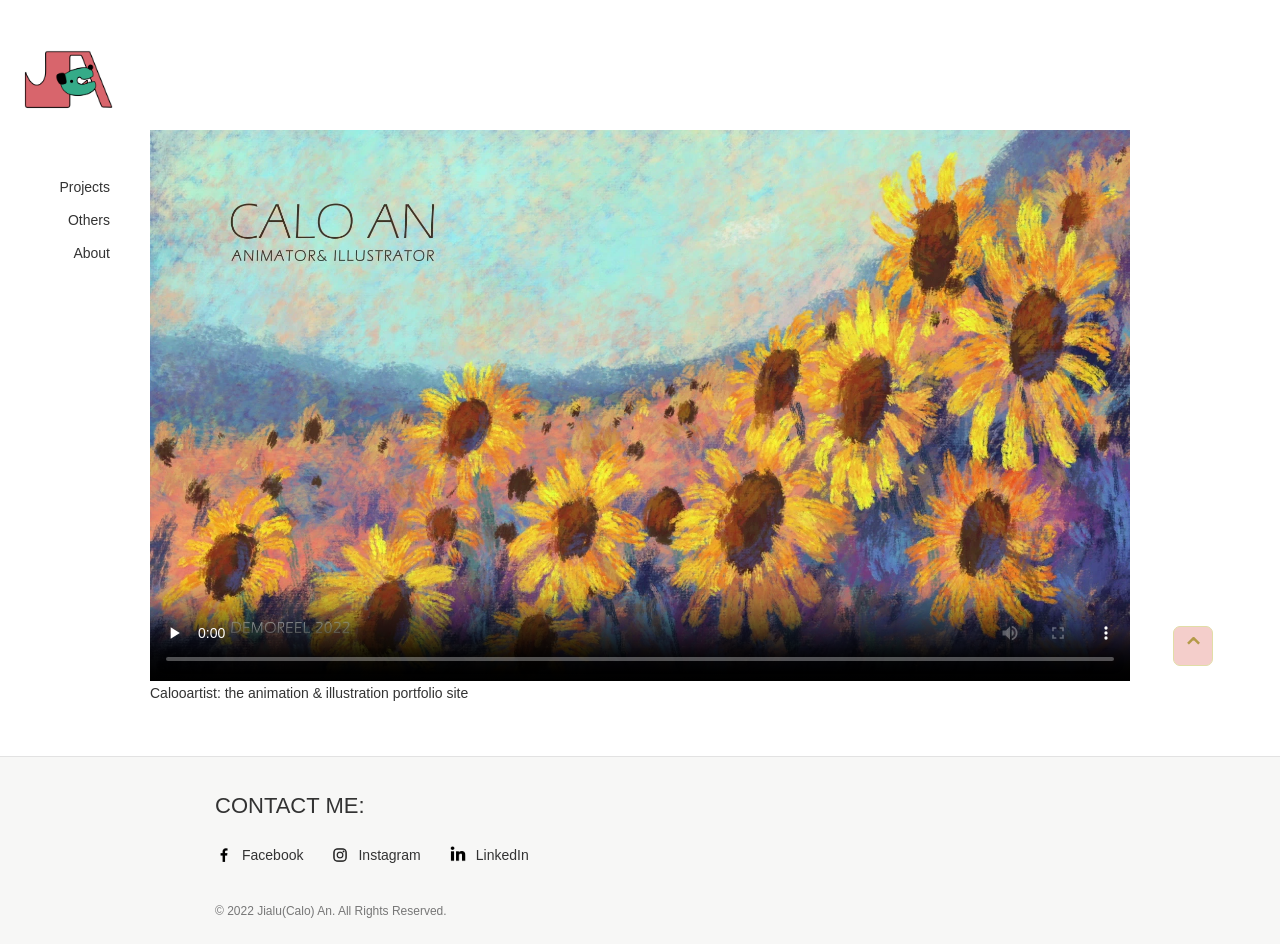
<file: index.html>
<!doctype html>
<html lang="en"><head><meta charset="utf-8"><meta name="viewport" content="width=device-width, initial-scale=1"><title>Calo An — Animator &amp; Illustrator</title><meta name="description" content="The animation and illustration portfolio of Calo (Jialu) An."><link rel="icon" href="./assets/015647_2101d35818694599838579247af995f4~mv2.webp" type="image/webp"><link rel="stylesheet" href="./styles.css"><script src="./site.js" defer></script><meta property="og:title" content="Calo An — Animator &amp; Illustrator"><meta property="og:type" content="website"></head><body class="page-home"><a class="skip" href="#main">Skip to content</a><header class="sidebar"><a class="logo" href="./" aria-label="Calooartist home"><img src="./assets/015647_2101d35818694599838579247af995f4~mv2.webp" alt="Calo An hand-drawn logo" width="113" height="91"></a><nav aria-label="Main navigation"><a href="./projects/" >Projects</a><a href="./others/" >Others</a><a href="./about-1/" >About</a></nav></header><main id="main" class="site-main"><div class="group"><div class="group"><div class="section"><figure class="film"><video controls playsinline preload="none" poster="./assets/015647_e7f9916ea19a44c9a693b7fc3bf555bdf000.webp" aria-label="Demoreel 2022"><source src="./assets/015647_e7f9916ea19a44c9a693b7fc3bf555bd.mp4" type="video/mp4">Your browser does not support this video. <a href="./assets/015647_e7f9916ea19a44c9a693b7fc3bf555bd.mp4">Download video</a></video><figcaption>Demoreel 2022</figcaption></figure><div class="text"><p style="font-size:15px;">Calooartist: the animation &amp; illustration portfolio site</p></div></div></div></div></main><footer><div class="footer-inner"><h2>CONTACT ME:</h2><div class="socials"><a href="https://www.facebook.com/calo.an.7370" target="_blank" rel="noopener noreferrer"><img src="./assets/0fdef751204647a3bbd7eaa2827ed4f9.webp" width="18" height="18" alt="">Facebook</a><a href="https://www.instagram.com/calooan13/?hl=en" target="_blank" rel="noopener noreferrer"><img src="./assets/01c3aff52f2a4dffa526d7a9843d46ea.webp" width="18" height="18" alt="">Instagram</a><a href="https://www.linkedin.com/in/jialu-an-237a7b201/" target="_blank" rel="noopener noreferrer"><img src="./assets/11062b_72c275822d4344358ee379f14e7e115f~mv2.webp" width="18" height="18" alt="">LinkedIn</a></div><p>© 2022 Jialu(Calo) An. All Rights Reserved.</p></div></footer><a class="back-top" href="#main" aria-label="Back to top">⌃</a><dialog class="lightbox" aria-label="Artwork viewer"><button class="lightbox-close" type="button" aria-label="Close artwork viewer">×</button><button class="lightbox-prev" type="button" aria-label="Previous artwork">‹</button><figure><img alt=""><figcaption aria-live="polite"></figcaption></figure><button class="lightbox-next" type="button" aria-label="Next artwork">›</button></dialog></body></html>
</file>
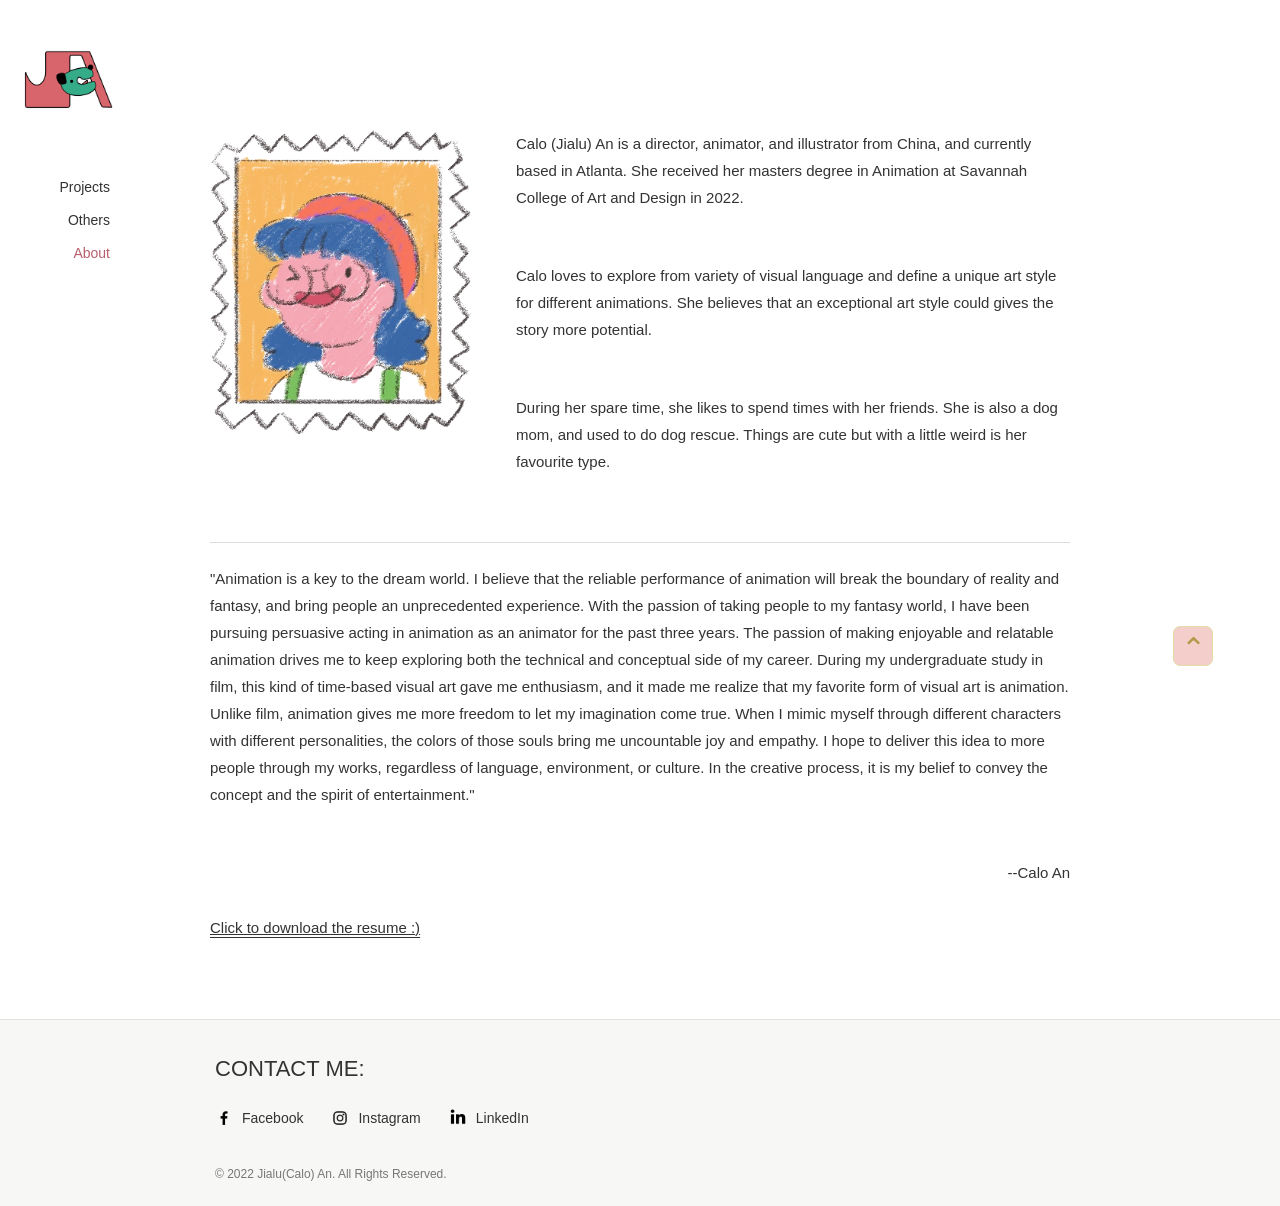
<file: about-1/index.html>
<!doctype html>
<html lang="en"><head><meta charset="utf-8"><meta name="viewport" content="width=device-width, initial-scale=1"><title>About | Calooartist</title><meta name="description" content="About — animation and illustration by Calo (Jialu) An."><link rel="icon" href="../assets/015647_2101d35818694599838579247af995f4~mv2.webp" type="image/webp"><link rel="stylesheet" href="../styles.css"><script src="../site.js" defer></script><meta property="og:title" content="About"><meta property="og:type" content="website"></head><body class="page-about-1"><a class="skip" href="#main">Skip to content</a><header class="sidebar"><a class="logo" href="../" aria-label="Calooartist home"><img src="../assets/015647_2101d35818694599838579247af995f4~mv2.webp" alt="Calo An hand-drawn logo" width="113" height="91"></a><nav aria-label="Main navigation"><a href="../projects/" >Projects</a><a href="../others/" >Others</a><a href="../about-1/" aria-current="page">About</a></nav></header><main id="main" class="site-main"><div class="group"><div class="group"><div class="section"><button class="artwork half" type="button" data-zoom="../assets/015647_a1145f8cb3bd4118b90d822a481463f8~mv2.webp" aria-label="Enlarge 组 3.png"><img src="../assets/015647_a1145f8cb3bd4118b90d822a481463f8~mv2.webp" alt="组 3.png" width="342" height="398" loading="lazy" decoding="async"></button><div class="text"><p style="line-height:normal; font-size:15px;">Calo (Jialu) An is a director, animator, and illustrator from China, and currently based in Atlanta. She received her masters degree in Animation at Savannah College of Art and Design in 2022.  </p>

<p style="line-height:normal; font-size:15px;"><span>​</span></p>

<p style="line-height:normal; font-size:15px;">Calo loves to explore from variety of visual language and define a unique art style for different animations. She believes that an exceptional art style could gives the story more potential.</p>

<p style="font-size:15px;"><span>​</span></p>

<p style="font-size:15px;">During her spare time, she likes to spend times with her friends. She is also a dog mom, and used to do dog rescue. Things are cute but with a little weird is her favourite type.</p>

<p style="font-size:15px;"><span>​</span></p></div><div class="text"><p style="line-height:normal; font-size:15px;"><span style="letter-spacing:normal;">&quot;Animation is a key to the dream world. I believe that the reliable performance of animation will break the boundary of reality and fantasy, and bring people an unprecedented experience. With the passion of taking people to my fantasy world, I have been pursuing persuasive acting in animation as an animator for the past three years. The passion of making enjoyable and relatable animation drives me to keep exploring both the technical and conceptual side of my career. During my undergraduate study in film, this kind of time-based visual art gave me enthusiasm, and it made me realize that my favorite form of visual art is animation. Unlike film, animation gives me more freedom to let my imagination come true. When I mimic myself through different characters with different personalities, the colors of those souls bring me uncountable joy and empathy. I hope to deliver this idea to more people through my works, regardless of language, environment, or culture. In the creative process, it is my belief to convey the concept and the spirit of entertainment.&quot;</span></p>

<p style="line-height:normal; font-size:15px;"><span style="letter-spacing:normal;"><span>​</span></span></p>

<p style="text-align:right; font-size:15px;">--Calo An</p></div><div class="text"><p style="line-height:normal; font-size:15px;"><span style="text-decoration:underline;"><a href="../assets/015647_97880ba8fee04ce09eab6bf70b9655ce.pdf" target="_blank" rel="noopener noreferrer">Click to download the resume :)</a></span></p></div></div></div></div></main><footer><div class="footer-inner"><h2>CONTACT ME:</h2><div class="socials"><a href="https://www.facebook.com/calo.an.7370" target="_blank" rel="noopener noreferrer"><img src="../assets/0fdef751204647a3bbd7eaa2827ed4f9.webp" width="18" height="18" alt="">Facebook</a><a href="https://www.instagram.com/calooan13/?hl=en" target="_blank" rel="noopener noreferrer"><img src="../assets/01c3aff52f2a4dffa526d7a9843d46ea.webp" width="18" height="18" alt="">Instagram</a><a href="https://www.linkedin.com/in/jialu-an-237a7b201/" target="_blank" rel="noopener noreferrer"><img src="../assets/11062b_72c275822d4344358ee379f14e7e115f~mv2.webp" width="18" height="18" alt="">LinkedIn</a></div><p>© 2022 Jialu(Calo) An. All Rights Reserved.</p></div></footer><a class="back-top" href="#main" aria-label="Back to top">⌃</a><dialog class="lightbox" aria-label="Artwork viewer"><button class="lightbox-close" type="button" aria-label="Close artwork viewer">×</button><button class="lightbox-prev" type="button" aria-label="Previous artwork">‹</button><figure><img alt=""><figcaption aria-live="polite"></figcaption></figure><button class="lightbox-next" type="button" aria-label="Next artwork">›</button></dialog></body></html>
</file>
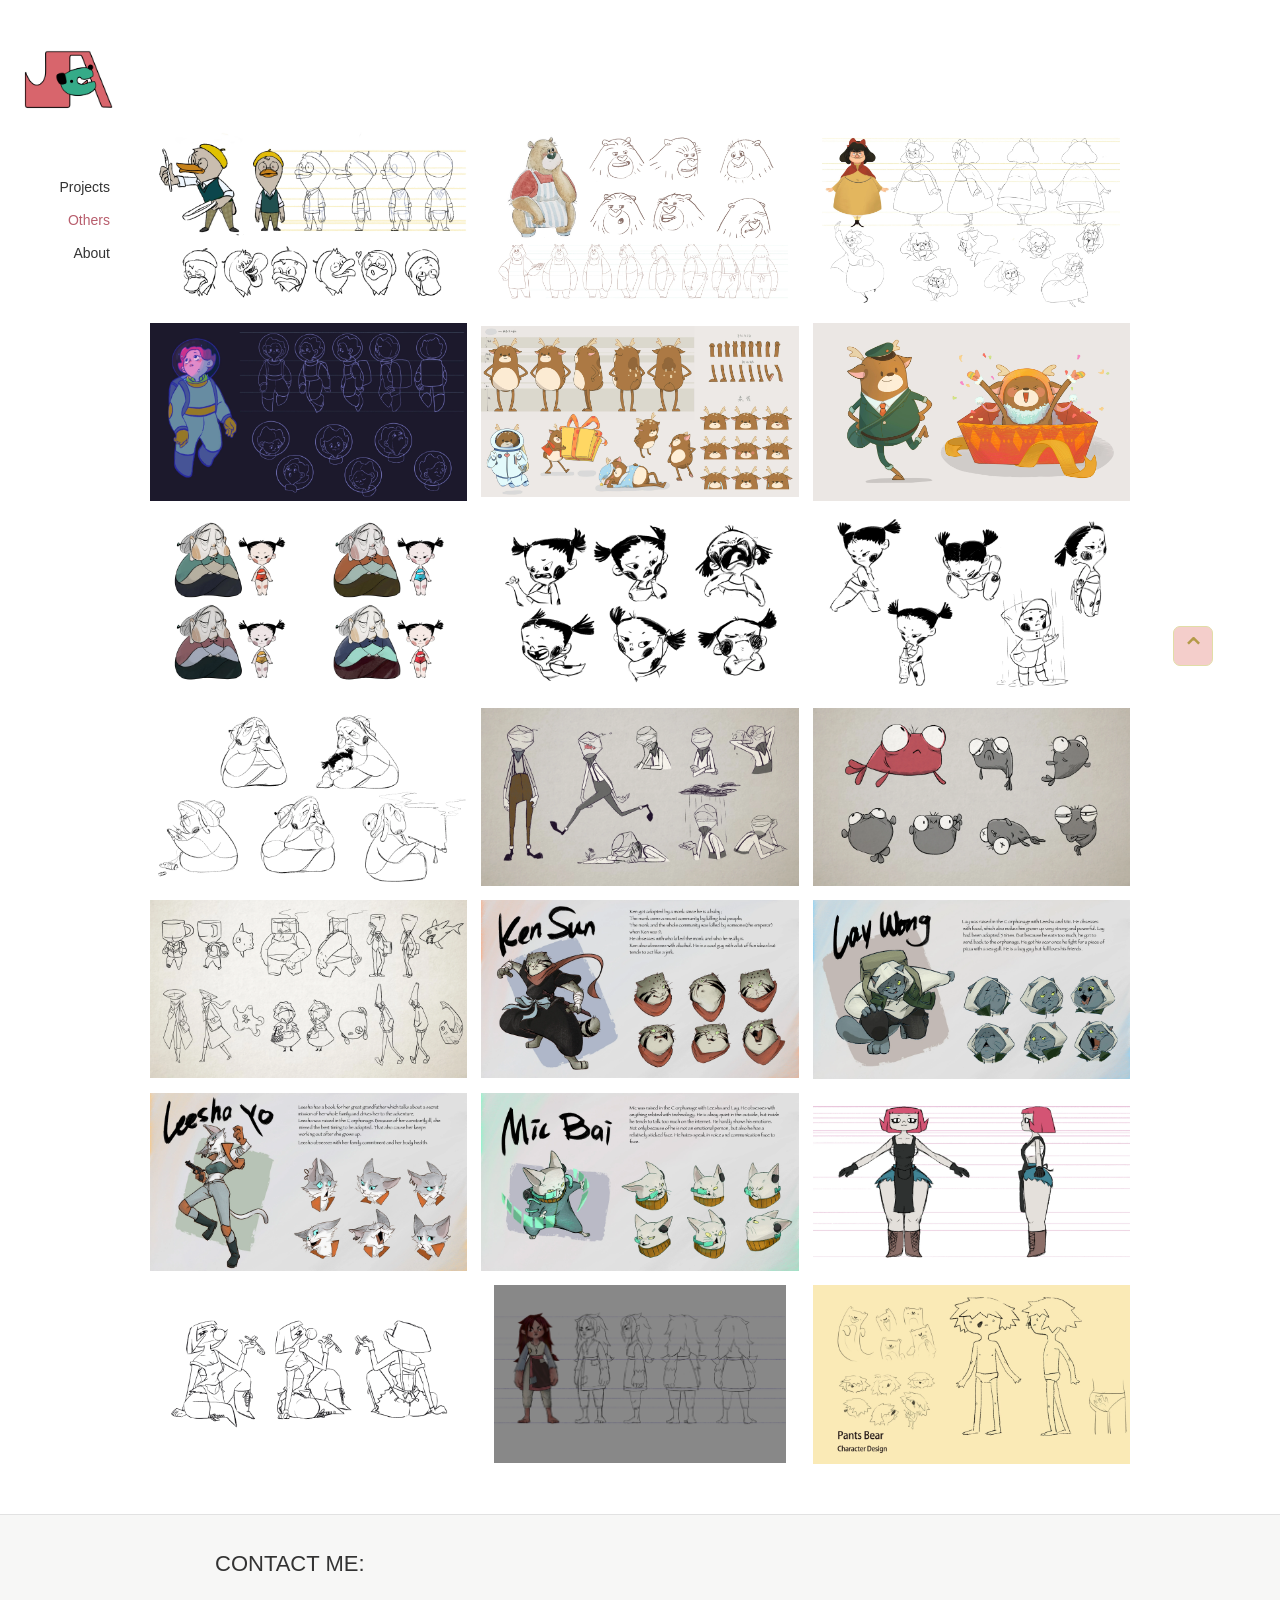
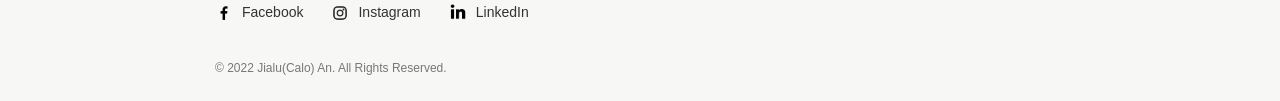
<file: character-design/index.html>
<!doctype html>
<html lang="en"><head><meta charset="utf-8"><meta name="viewport" content="width=device-width, initial-scale=1"><title>Character Design | Calooartist</title><meta name="description" content="Character Design — animation and illustration by Calo (Jialu) An."><link rel="icon" href="../assets/015647_2101d35818694599838579247af995f4~mv2.webp" type="image/webp"><link rel="stylesheet" href="../styles.css"><script src="../site.js" defer></script><meta property="og:title" content="Character Design"><meta property="og:type" content="website"></head><body class="page-character-design"><a class="skip" href="#main">Skip to content</a><header class="sidebar"><a class="logo" href="../" aria-label="Calooartist home"><img src="../assets/015647_2101d35818694599838579247af995f4~mv2.webp" alt="Calo An hand-drawn logo" width="113" height="91"></a><nav aria-label="Main navigation"><a href="../projects/" >Projects</a><a href="../others/" aria-current="page">Others</a><a href="../about-1/" >About</a></nav></header><main id="main" class="site-main"><h1 class="sr-only">Character Design</h1><div class="group"><div class="group"><div class="section"><div class="gallery"><button class="artwork " type="button" data-zoom="../assets/015647_18845e0735444619bdf025bc61549994~mv2.webp" aria-label="Enlarge yaoshunyu"><img src="../assets/015647_18845e0735444619bdf025bc61549994~mv2.webp" alt="yaoshunyu" width="1920" height="1080" loading="lazy" decoding="async"></button><button class="artwork " type="button" data-zoom="../assets/015647_76e650ca97a149f39b3bc7c46e6f5c85~mv2.webp" aria-label="Enlarge 未命名作品 7的副本"><img src="../assets/015647_76e650ca97a149f39b3bc7c46e6f5c85~mv2.webp" alt="未命名作品 7的副本" width="2224" height="1338" loading="lazy" decoding="async"></button><button class="artwork " type="button" data-zoom="../assets/015647_d65fad6b73664339a94febbd17d198aa~mv2.webp" aria-label="Enlarge 未命名作品 2的副本"><img src="../assets/015647_d65fad6b73664339a94febbd17d198aa~mv2.webp" alt="未命名作品 2的副本" width="2224" height="1332" loading="lazy" decoding="async"></button><button class="artwork " type="button" data-zoom="../assets/015647_d45baa8829f9490287b2f34f3fdb24e5~mv2.webp" aria-label="Enlarge 未命名作品 8"><img src="../assets/015647_d45baa8829f9490287b2f34f3fdb24e5~mv2.webp" alt="未命名作品 8" width="1920" height="1080" loading="lazy" decoding="async"></button><button class="artwork " type="button" data-zoom="../assets/015647_5a95c4e9abb04ed6941dbe54a4b57238~mv2.webp" aria-label="Enlarge deer2，"><img src="../assets/015647_5a95c4e9abb04ed6941dbe54a4b57238~mv2.webp" alt="deer2，" width="4000" height="2160" loading="lazy" decoding="async"></button><button class="artwork " type="button" data-zoom="../assets/015647_23ecf0b660b54eae806f7a0a7b40d4d4~mv2.webp" aria-label="Enlarge artwork"><img src="../assets/015647_23ecf0b660b54eae806f7a0a7b40d4d4~mv2.webp" alt="" width="3840" height="2160" loading="lazy" decoding="async"></button><button class="artwork " type="button" data-zoom="../assets/015647_9f7232fc3067477c805ab7837647490d~mv2.webp" aria-label="Enlarge ColorVariation_CaloAn"><img src="../assets/015647_9f7232fc3067477c805ab7837647490d~mv2.webp" alt="ColorVariation_CaloAn" width="1920" height="1080" loading="lazy" decoding="async"></button><button class="artwork " type="button" data-zoom="../assets/015647_3fe1adeb1a5f4f9cb407567f427de364~mv2.webp" aria-label="Enlarge RainExpression_CaloAn"><img src="../assets/015647_3fe1adeb1a5f4f9cb407567f427de364~mv2.webp" alt="RainExpression_CaloAn" width="1920" height="1080" loading="lazy" decoding="async"></button><button class="artwork " type="button" data-zoom="../assets/015647_889cec5a93bb495a9e2df6eeaed94238~mv2.webp" aria-label="Enlarge artwork"><img src="../assets/015647_889cec5a93bb495a9e2df6eeaed94238~mv2.webp" alt="" width="1920" height="1080" loading="lazy" decoding="async"></button><button class="artwork " type="button" data-zoom="../assets/015647_c0cb5216afe644abb4be35ae1dc09a04~mv2.webp" aria-label="Enlarge artwork"><img src="../assets/015647_c0cb5216afe644abb4be35ae1dc09a04~mv2.webp" alt="" width="1920" height="1080" loading="lazy" decoding="async"></button><button class="artwork " type="button" data-zoom="../assets/015647_c158760f738f41bf84398ec134100d59~mv2.webp" aria-label="Enlarge artwork"><img src="../assets/015647_c158760f738f41bf84398ec134100d59~mv2.webp" alt="" width="1920" height="1080" loading="lazy" decoding="async"></button><button class="artwork " type="button" data-zoom="../assets/015647_e07fbba7f6f9455cb1f2cb7e11f1df72~mv2.webp" aria-label="Enlarge artwork"><img src="../assets/015647_e07fbba7f6f9455cb1f2cb7e11f1df72~mv2.webp" alt="" width="1920" height="1080" loading="lazy" decoding="async"></button><button class="artwork " type="button" data-zoom="../assets/015647_c26c08cbc25a41c2a73ce61b35cc0f1d~mv2.webp" aria-label="Enlarge artwork"><img src="../assets/015647_c26c08cbc25a41c2a73ce61b35cc0f1d~mv2.webp" alt="" width="1920" height="1080" loading="lazy" decoding="async"></button><button class="artwork " type="button" data-zoom="../assets/015647_90b410c53f0345e3a73729e42b68416a~mv2.webp" aria-label="Enlarge artwork"><img src="../assets/015647_90b410c53f0345e3a73729e42b68416a~mv2.webp" alt="" width="1920" height="1080" loading="lazy" decoding="async"></button><button class="artwork " type="button" data-zoom="../assets/015647_a18c04d416b647dea7763fcee4bbf8dc~mv2.webp" aria-label="Enlarge artwork"><img src="../assets/015647_a18c04d416b647dea7763fcee4bbf8dc~mv2.webp" alt="" width="1920" height="1080" loading="lazy" decoding="async"></button><button class="artwork " type="button" data-zoom="../assets/015647_a816c11b5d464226b6d2e0b812d78bd2~mv2.webp" aria-label="Enlarge artwork"><img src="../assets/015647_a816c11b5d464226b6d2e0b812d78bd2~mv2.webp" alt="" width="1920" height="1080" loading="lazy" decoding="async"></button><button class="artwork " type="button" data-zoom="../assets/015647_c5c79bcc284b4e8fb78950feeaaf5e6b~mv2.webp" aria-label="Enlarge artwork"><img src="../assets/015647_c5c79bcc284b4e8fb78950feeaaf5e6b~mv2.webp" alt="" width="1920" height="1080" loading="lazy" decoding="async"></button><button class="artwork " type="button" data-zoom="../assets/015647_77ef2039d3e143d29d3bdadd75465f37~mv2.webp" aria-label="Enlarge artwork"><img src="../assets/015647_77ef2039d3e143d29d3bdadd75465f37~mv2.webp" alt="" width="1920" height="1080" loading="lazy" decoding="async"></button><button class="artwork " type="button" data-zoom="../assets/015647_86f8b8f864c34df09d2c862a8104d251~mv2.webp" aria-label="Enlarge artwork"><img src="../assets/015647_86f8b8f864c34df09d2c862a8104d251~mv2.webp" alt="" width="1920" height="1080" loading="lazy" decoding="async"></button><button class="artwork " type="button" data-zoom="../assets/015647_f8c370ea60774191b4ca3f43a4d137ee~mv2.webp" aria-label="Enlarge artwork"><img src="../assets/015647_f8c370ea60774191b4ca3f43a4d137ee~mv2.webp" alt="" width="2736" height="1668" loading="lazy" decoding="async"></button><button class="artwork " type="button" data-zoom="../assets/015647_3ba54df0287b4522b0c83f235ceca360~mv2.webp" aria-label="Enlarge 12画板 5"><img src="../assets/015647_3ba54df0287b4522b0c83f235ceca360~mv2.webp" alt="12画板 5" width="1920" height="1080" loading="lazy" decoding="async"></button></div></div></div></div></main><footer><div class="footer-inner"><h2>CONTACT ME:</h2><div class="socials"><a href="https://www.facebook.com/calo.an.7370" target="_blank" rel="noopener noreferrer"><img src="../assets/0fdef751204647a3bbd7eaa2827ed4f9.webp" width="18" height="18" alt="">Facebook</a><a href="https://www.instagram.com/calooan13/?hl=en" target="_blank" rel="noopener noreferrer"><img src="../assets/01c3aff52f2a4dffa526d7a9843d46ea.webp" width="18" height="18" alt="">Instagram</a><a href="https://www.linkedin.com/in/jialu-an-237a7b201/" target="_blank" rel="noopener noreferrer"><img src="../assets/11062b_72c275822d4344358ee379f14e7e115f~mv2.webp" width="18" height="18" alt="">LinkedIn</a></div><p>© 2022 Jialu(Calo) An. All Rights Reserved.</p></div></footer><a class="back-top" href="#main" aria-label="Back to top">⌃</a><dialog class="lightbox" aria-label="Artwork viewer"><button class="lightbox-close" type="button" aria-label="Close artwork viewer">×</button><button class="lightbox-prev" type="button" aria-label="Previous artwork">‹</button><figure><img alt=""><figcaption aria-live="polite"></figcaption></figure><button class="lightbox-next" type="button" aria-label="Next artwork">›</button></dialog></body></html>
</file>
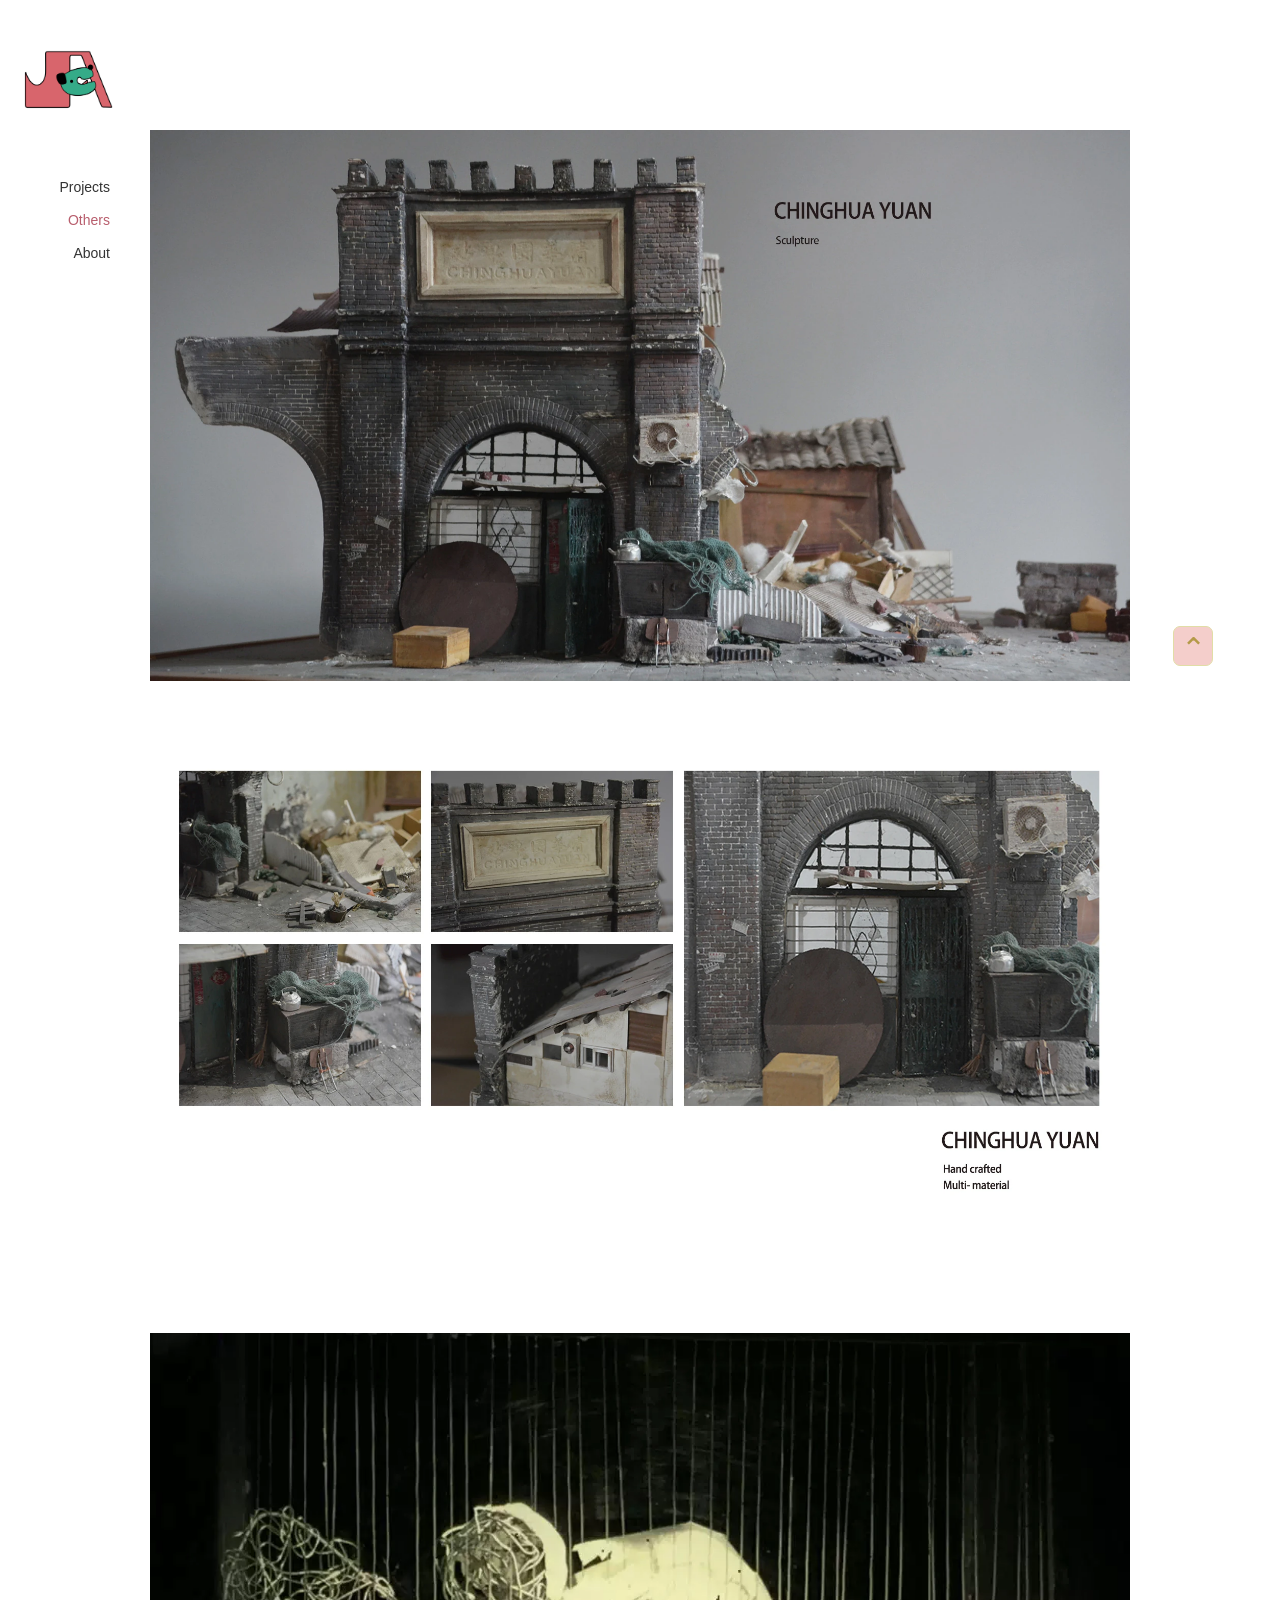
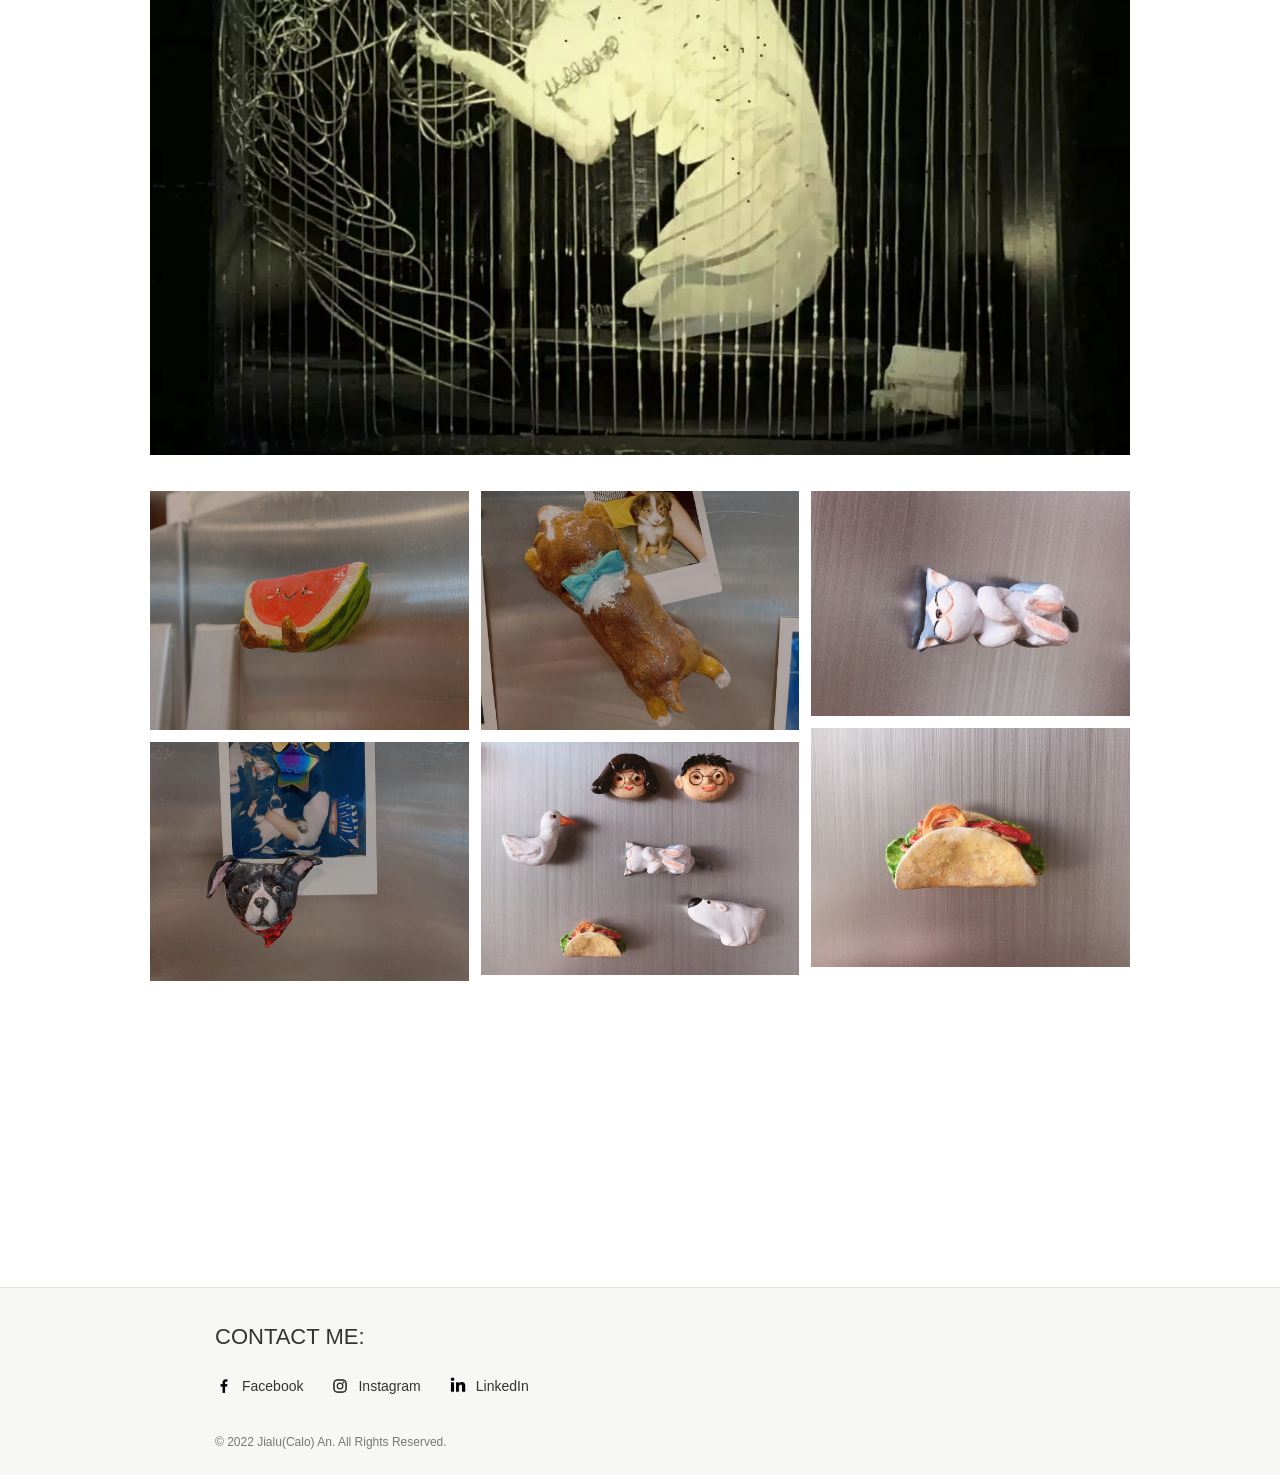
<file: crafts/index.html>
<!doctype html>
<html lang="en"><head><meta charset="utf-8"><meta name="viewport" content="width=device-width, initial-scale=1"><title>Crafts | Calooartist</title><meta name="description" content="Crafts — animation and illustration by Calo (Jialu) An."><link rel="icon" href="../assets/015647_2101d35818694599838579247af995f4~mv2.webp" type="image/webp"><link rel="stylesheet" href="../styles.css"><script src="../site.js" defer></script><meta property="og:title" content="Crafts"><meta property="og:type" content="website"></head><body class="page-crafts"><a class="skip" href="#main">Skip to content</a><header class="sidebar"><a class="logo" href="../" aria-label="Calooartist home"><img src="../assets/015647_2101d35818694599838579247af995f4~mv2.webp" alt="Calo An hand-drawn logo" width="113" height="91"></a><nav aria-label="Main navigation"><a href="../projects/" >Projects</a><a href="../others/" aria-current="page">Others</a><a href="../about-1/" >About</a></nav></header><main id="main" class="site-main"><h1 class="sr-only">Crafts</h1><div class="group"><div class="group"><div class="section"><button class="artwork " type="button" data-zoom="../assets/015647_e43d301ba28c4f45bea850e5a4b16333~mv2.webp" aria-label="Enlarge 1画板 1.jpg"><img src="../assets/015647_e43d301ba28c4f45bea850e5a4b16333~mv2.webp" alt="1画板 1.jpg" width="1920" height="1080" loading="lazy" decoding="async"></button></div><div class="section"><button class="artwork " type="button" data-zoom="../assets/015647_3e90d83427ec4d2bb7c9a6df7f6e0532~mv2.webp" aria-label="Enlarge 2画板 2.jpg"><img src="../assets/015647_3e90d83427ec4d2bb7c9a6df7f6e0532~mv2.webp" alt="2画板 2.jpg" width="1920" height="1080" loading="lazy" decoding="async"></button></div><div class="section"><div class="group"><div class="group"></div></div><button class="artwork " type="button" data-zoom="../assets/015647_3a2c014cd3ab4e2bb29ec2815b3c93ae~mv2.webp" aria-label="Enlarge IMG_2173.JPG"><img src="../assets/015647_3a2c014cd3ab4e2bb29ec2815b3c93ae~mv2.webp" alt="IMG_2173.JPG" width="1280" height="944" loading="lazy" decoding="async"></button></div><div class="section"><div class="gallery"><button class="artwork " type="button" data-zoom="../assets/015647_775a9466fa76401c95042b5f36e2559d~mv2.webp" aria-label="Enlarge IMG_0910.JPG"><img src="../assets/015647_775a9466fa76401c95042b5f36e2559d~mv2.webp" alt="IMG_0910.JPG" width="2880" height="2160" loading="lazy" decoding="async"></button><button class="artwork " type="button" data-zoom="../assets/015647_4960c774001f477e910c4beac2bbdbe4~mv2.webp" aria-label="Enlarge IMG_0905.JPG"><img src="../assets/015647_4960c774001f477e910c4beac2bbdbe4~mv2.webp" alt="IMG_0905.JPG" width="2160" height="1620" loading="lazy" decoding="async"></button><button class="artwork " type="button" data-zoom="../assets/015647_17a278893c31417a9eb813a3fca10d41~mv2.webp" aria-label="Enlarge IMG_0909.JPG"><img src="../assets/015647_17a278893c31417a9eb813a3fca10d41~mv2.webp" alt="IMG_0909.JPG" width="2160" height="1620" loading="lazy" decoding="async"></button><button class="artwork " type="button" data-zoom="../assets/015647_de75cadeab3e444db747b7dca445a54c~mv2.webp" aria-label="Enlarge IMG_0908.JPG"><img src="../assets/015647_de75cadeab3e444db747b7dca445a54c~mv2.webp" alt="IMG_0908.JPG" width="2160" height="1620" loading="lazy" decoding="async"></button><button class="artwork " type="button" data-zoom="../assets/015647_9aae8d3b358449c0b2cb3994d20cb56e~mv2.webp" aria-label="Enlarge IMG_1328.JPG"><img src="../assets/015647_9aae8d3b358449c0b2cb3994d20cb56e~mv2.webp" alt="IMG_1328.JPG" width="2088" height="1523" loading="lazy" decoding="async"></button><button class="artwork " type="button" data-zoom="../assets/015647_918381beb21a47679b6fd2e4d6381e71~mv2.webp" aria-label="Enlarge IMG_0911.JPG"><img src="../assets/015647_918381beb21a47679b6fd2e4d6381e71~mv2.webp" alt="IMG_0911.JPG" width="2692" height="2019" loading="lazy" decoding="async"></button><button class="artwork " type="button" data-zoom="../assets/015647_45b52c179d8043e8822e024e5fb1376e~mv2.webp" aria-label="Enlarge IMG_1332.jpg"><img src="../assets/015647_45b52c179d8043e8822e024e5fb1376e~mv2.webp" alt="IMG_1332.jpg" width="1661" height="1169" loading="lazy" decoding="async"></button><button class="artwork " type="button" data-zoom="../assets/015647_ee707f5aee864b2a8fc25258445dd6c5~mv2.webp" aria-label="Enlarge IMG_1330.JPG"><img src="../assets/015647_ee707f5aee864b2a8fc25258445dd6c5~mv2.webp" alt="IMG_1330.JPG" width="2160" height="1620" loading="lazy" decoding="async"></button><button class="artwork " type="button" data-zoom="../assets/015647_74d636fd1135495da2585c2af6a999bd~mv2.webp" aria-label="Enlarge IMG_1335.JPG"><img src="../assets/015647_74d636fd1135495da2585c2af6a999bd~mv2.webp" alt="IMG_1335.JPG" width="2160" height="1620" loading="lazy" decoding="async"></button></div></div></div></div></main><footer><div class="footer-inner"><h2>CONTACT ME:</h2><div class="socials"><a href="https://www.facebook.com/calo.an.7370" target="_blank" rel="noopener noreferrer"><img src="../assets/0fdef751204647a3bbd7eaa2827ed4f9.webp" width="18" height="18" alt="">Facebook</a><a href="https://www.instagram.com/calooan13/?hl=en" target="_blank" rel="noopener noreferrer"><img src="../assets/01c3aff52f2a4dffa526d7a9843d46ea.webp" width="18" height="18" alt="">Instagram</a><a href="https://www.linkedin.com/in/jialu-an-237a7b201/" target="_blank" rel="noopener noreferrer"><img src="../assets/11062b_72c275822d4344358ee379f14e7e115f~mv2.webp" width="18" height="18" alt="">LinkedIn</a></div><p>© 2022 Jialu(Calo) An. All Rights Reserved.</p></div></footer><a class="back-top" href="#main" aria-label="Back to top">⌃</a><dialog class="lightbox" aria-label="Artwork viewer"><button class="lightbox-close" type="button" aria-label="Close artwork viewer">×</button><button class="lightbox-prev" type="button" aria-label="Previous artwork">‹</button><figure><img alt=""><figcaption aria-live="polite"></figcaption></figure><button class="lightbox-next" type="button" aria-label="Next artwork">›</button></dialog></body></html>
</file>
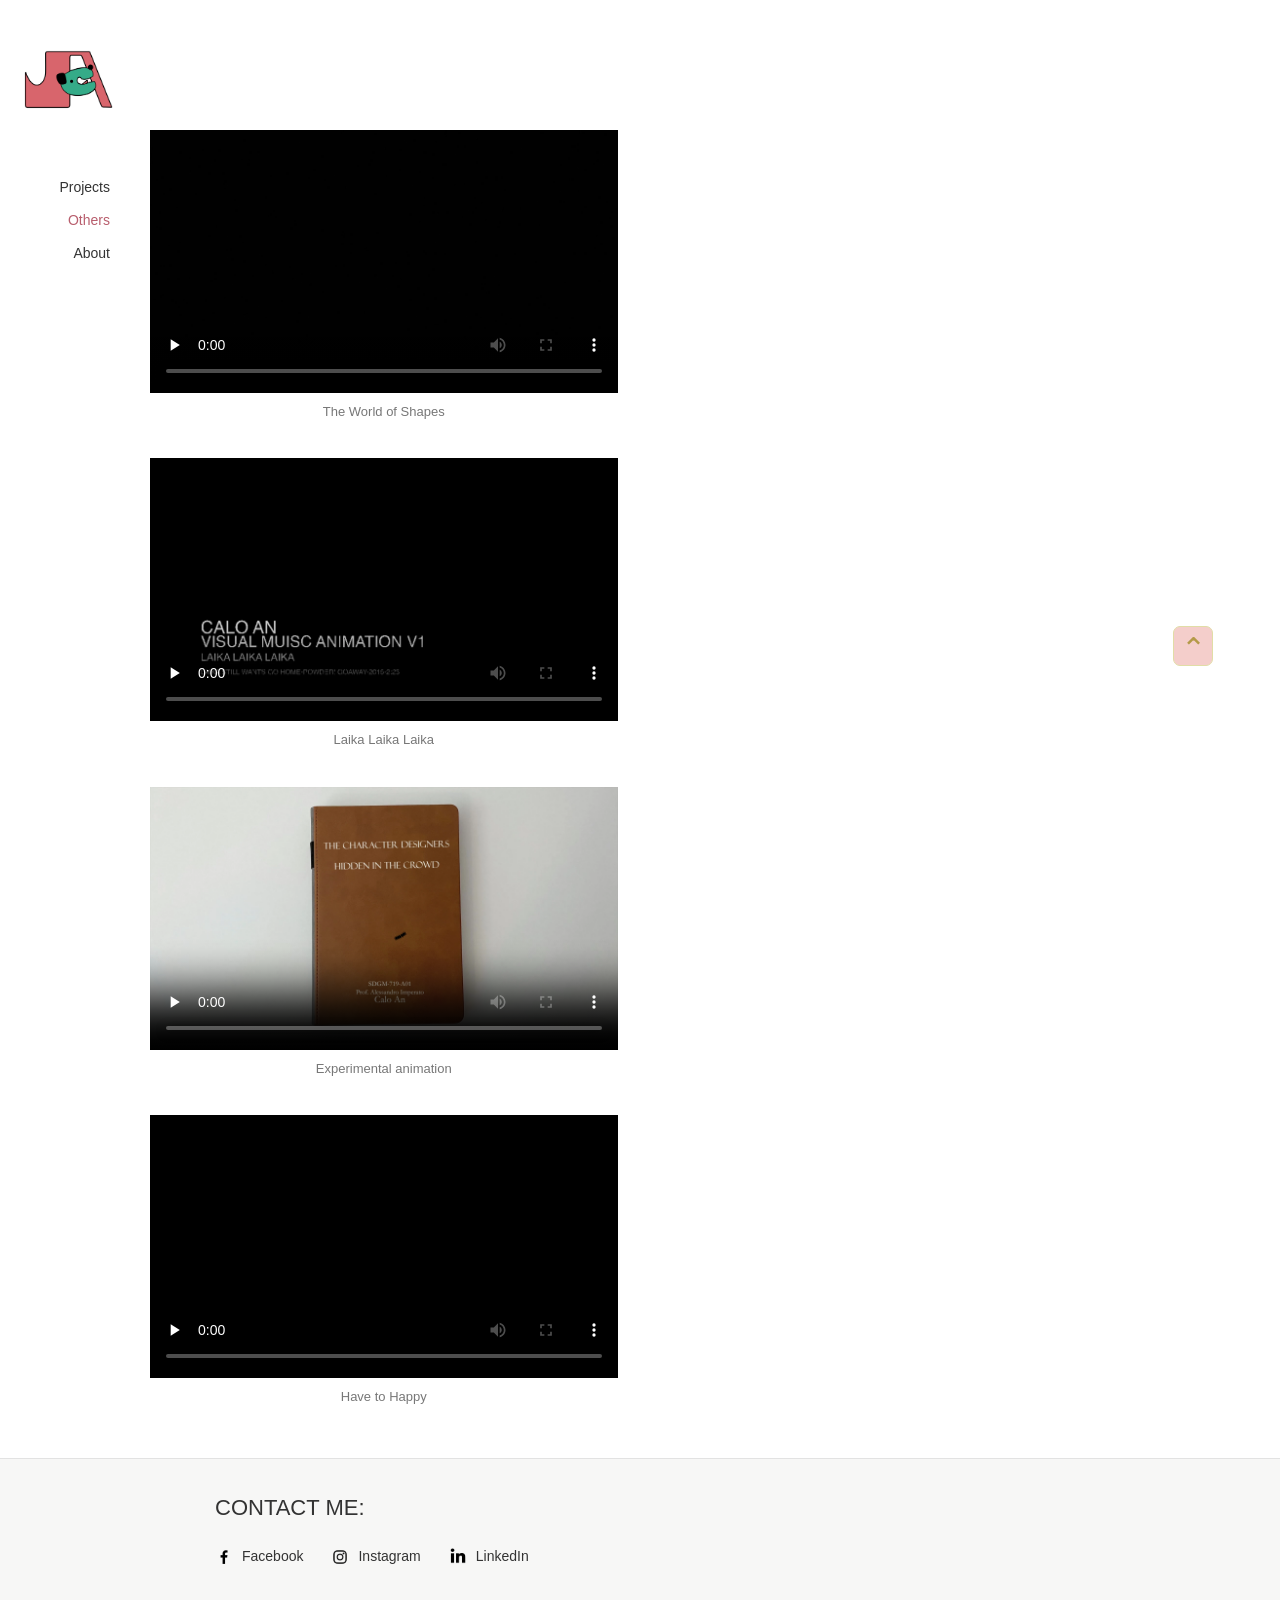
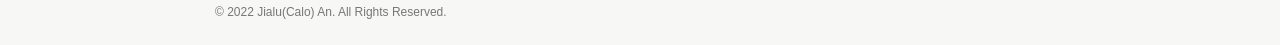
<file: experimental-animation/index.html>
<!doctype html>
<html lang="en"><head><meta charset="utf-8"><meta name="viewport" content="width=device-width, initial-scale=1"><title>Experimental Animation | Calooartist</title><meta name="description" content="Experimental Animation — animation and illustration by Calo (Jialu) An."><link rel="icon" href="../assets/015647_2101d35818694599838579247af995f4~mv2.webp" type="image/webp"><link rel="stylesheet" href="../styles.css"><script src="../site.js" defer></script><meta property="og:title" content="Experimental Animation"><meta property="og:type" content="website"></head><body class="page-experimental-animation"><a class="skip" href="#main">Skip to content</a><header class="sidebar"><a class="logo" href="../" aria-label="Calooartist home"><img src="../assets/015647_2101d35818694599838579247af995f4~mv2.webp" alt="Calo An hand-drawn logo" width="113" height="91"></a><nav aria-label="Main navigation"><a href="../projects/" >Projects</a><a href="../others/" aria-current="page">Others</a><a href="../about-1/" >About</a></nav></header><main id="main" class="site-main"><h1 class="sr-only">Experimental Animation</h1><div class="group"><div class="group"><div class="section"><figure class="film"><video controls playsinline preload="none" poster="../assets/015647_8382a5060da3442d97fd95ac2190a21cf000.webp" aria-label="The World of Shapes"><source src="../assets/015647_8382a5060da3442d97fd95ac2190a21c.mp4" type="video/mp4">Your browser does not support this video. <a href="../assets/015647_8382a5060da3442d97fd95ac2190a21c.mp4">Download video</a></video><figcaption>The World of Shapes</figcaption></figure></div><div class="section"><figure class="film"><video controls playsinline preload="none" poster="../assets/015647_55f2a0951a5848948b4ed18e366b6f9ff000.webp" aria-label="Laika Laika Laika"><source src="../assets/015647_55f2a0951a5848948b4ed18e366b6f9f.mp4" type="video/mp4">Your browser does not support this video. <a href="../assets/015647_55f2a0951a5848948b4ed18e366b6f9f.mp4">Download video</a></video><figcaption>Laika Laika Laika</figcaption></figure></div><div class="section"><figure class="film"><video controls playsinline preload="none" poster="../assets/015647_4a5696282e484c0899865f6046076802f000.webp" aria-label="Experimental animation"><source src="../assets/015647_4a5696282e484c0899865f6046076802.mp4" type="video/mp4">Your browser does not support this video. <a href="../assets/015647_4a5696282e484c0899865f6046076802.mp4">Download video</a></video><figcaption>Experimental animation</figcaption></figure></div><div class="section"><figure class="film"><video controls playsinline preload="none" poster="../assets/015647_f4141be34d254dea94d064c24ebb8a68f000.webp" aria-label="Have to Happy"><source src="../assets/015647_f4141be34d254dea94d064c24ebb8a68.mp4" type="video/mp4">Your browser does not support this video. <a href="../assets/015647_f4141be34d254dea94d064c24ebb8a68.mp4">Download video</a></video><figcaption>Have to Happy</figcaption></figure></div></div></div></main><footer><div class="footer-inner"><h2>CONTACT ME:</h2><div class="socials"><a href="https://www.facebook.com/calo.an.7370" target="_blank" rel="noopener noreferrer"><img src="../assets/0fdef751204647a3bbd7eaa2827ed4f9.webp" width="18" height="18" alt="">Facebook</a><a href="https://www.instagram.com/calooan13/?hl=en" target="_blank" rel="noopener noreferrer"><img src="../assets/01c3aff52f2a4dffa526d7a9843d46ea.webp" width="18" height="18" alt="">Instagram</a><a href="https://www.linkedin.com/in/jialu-an-237a7b201/" target="_blank" rel="noopener noreferrer"><img src="../assets/11062b_72c275822d4344358ee379f14e7e115f~mv2.webp" width="18" height="18" alt="">LinkedIn</a></div><p>© 2022 Jialu(Calo) An. All Rights Reserved.</p></div></footer><a class="back-top" href="#main" aria-label="Back to top">⌃</a><dialog class="lightbox" aria-label="Artwork viewer"><button class="lightbox-close" type="button" aria-label="Close artwork viewer">×</button><button class="lightbox-prev" type="button" aria-label="Previous artwork">‹</button><figure><img alt=""><figcaption aria-live="polite"></figcaption></figure><button class="lightbox-next" type="button" aria-label="Next artwork">›</button></dialog></body></html>
</file>
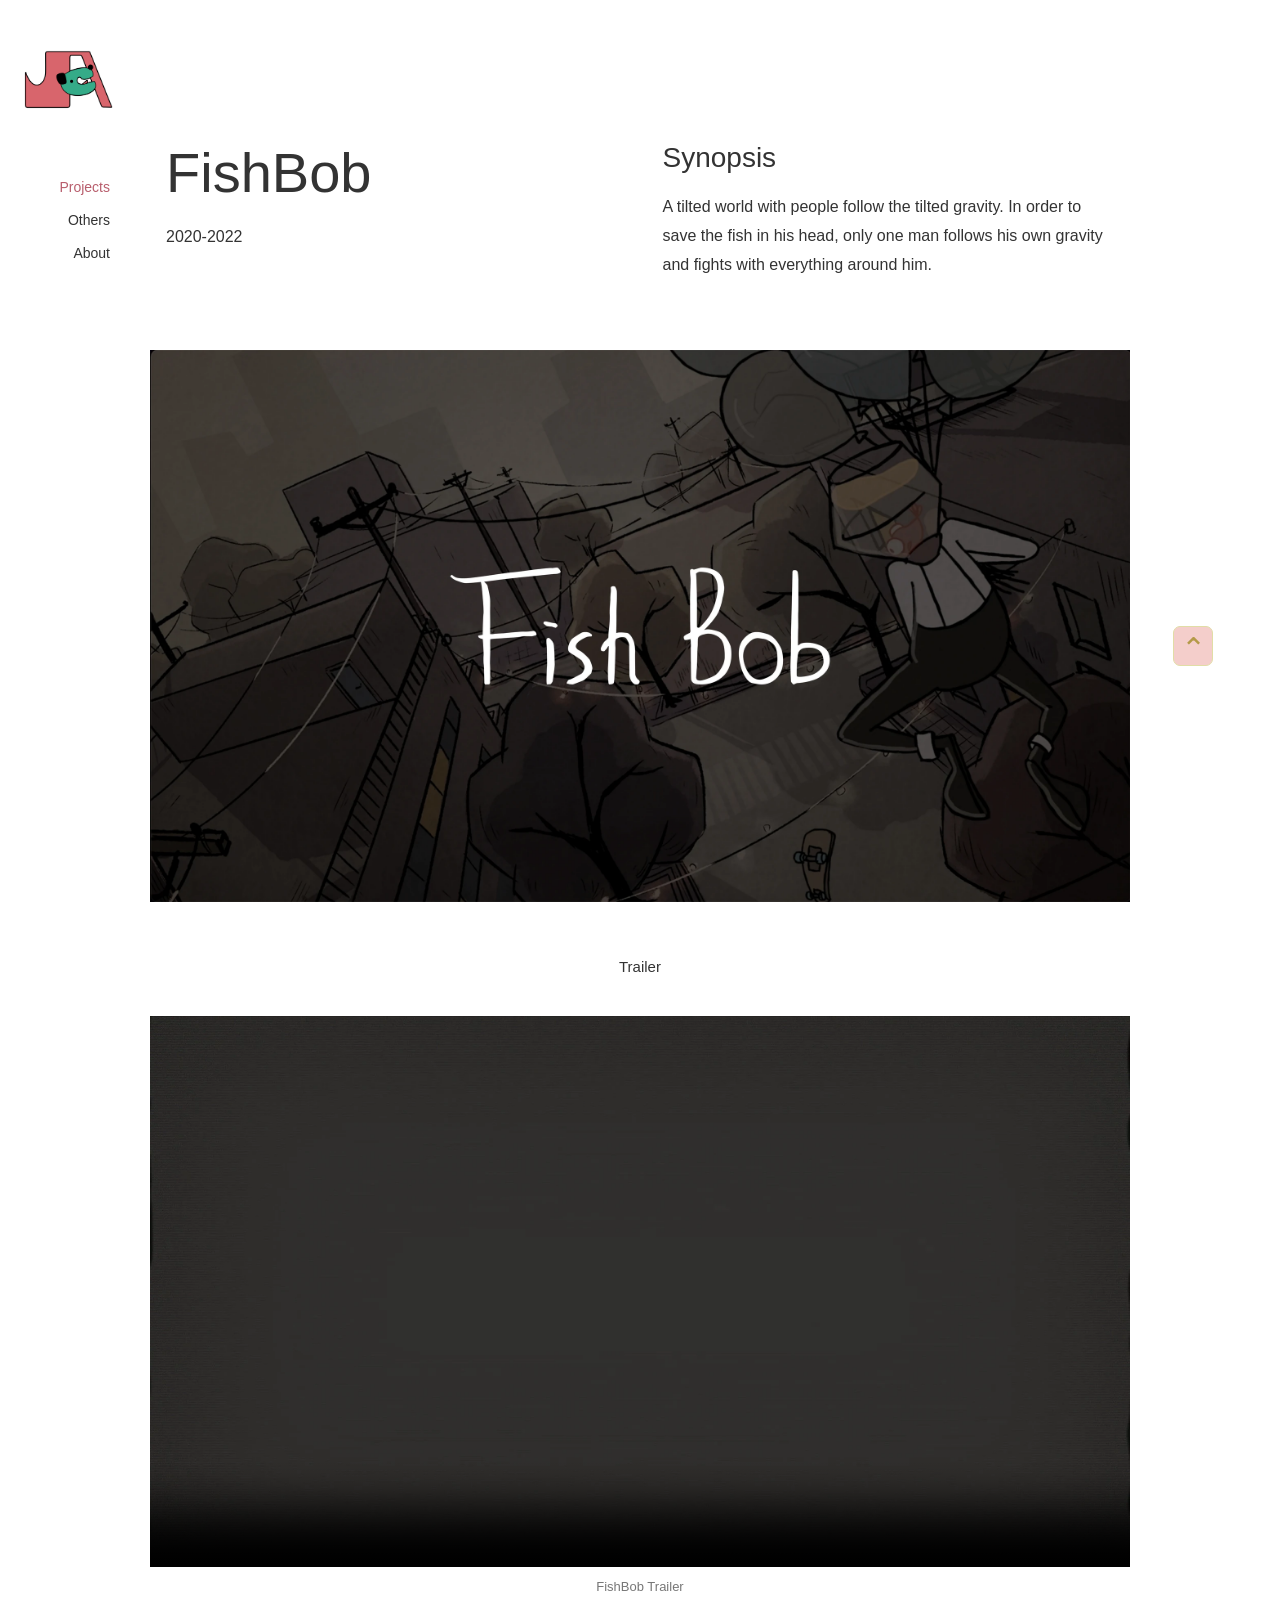
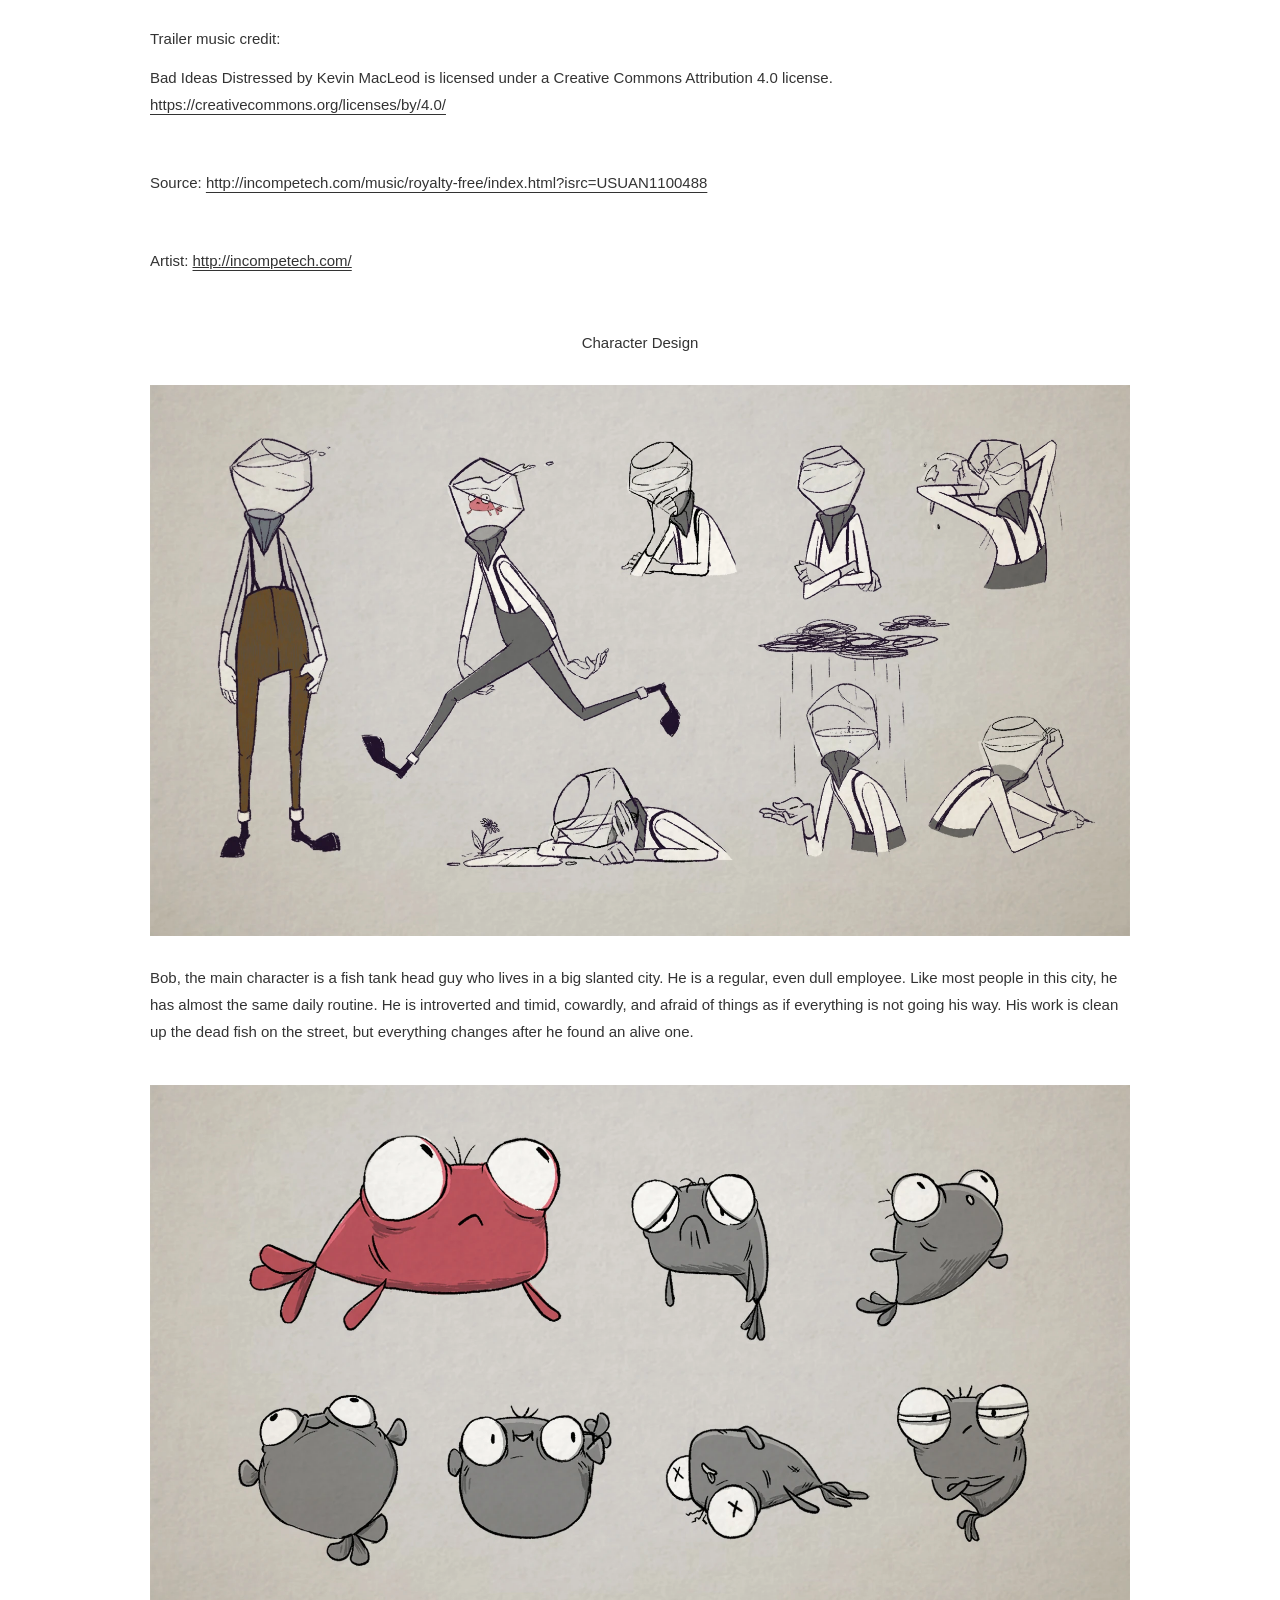
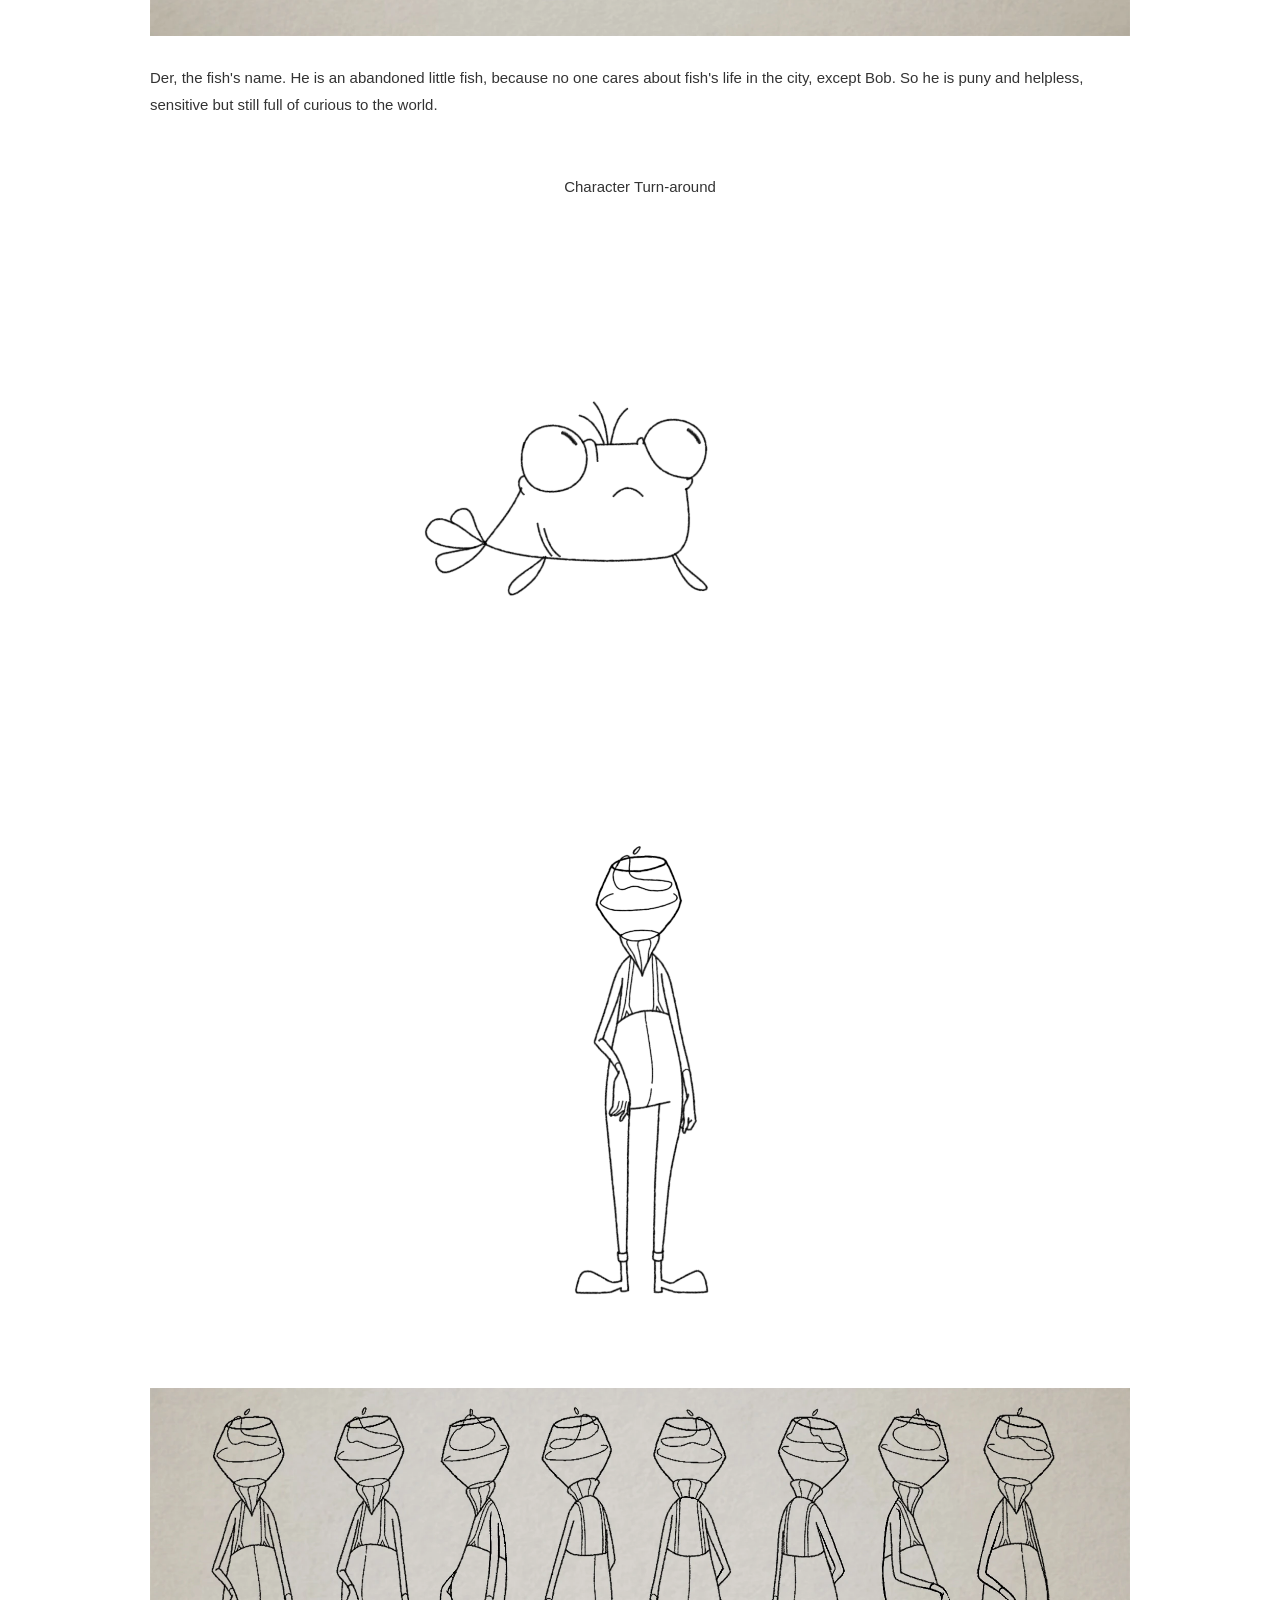
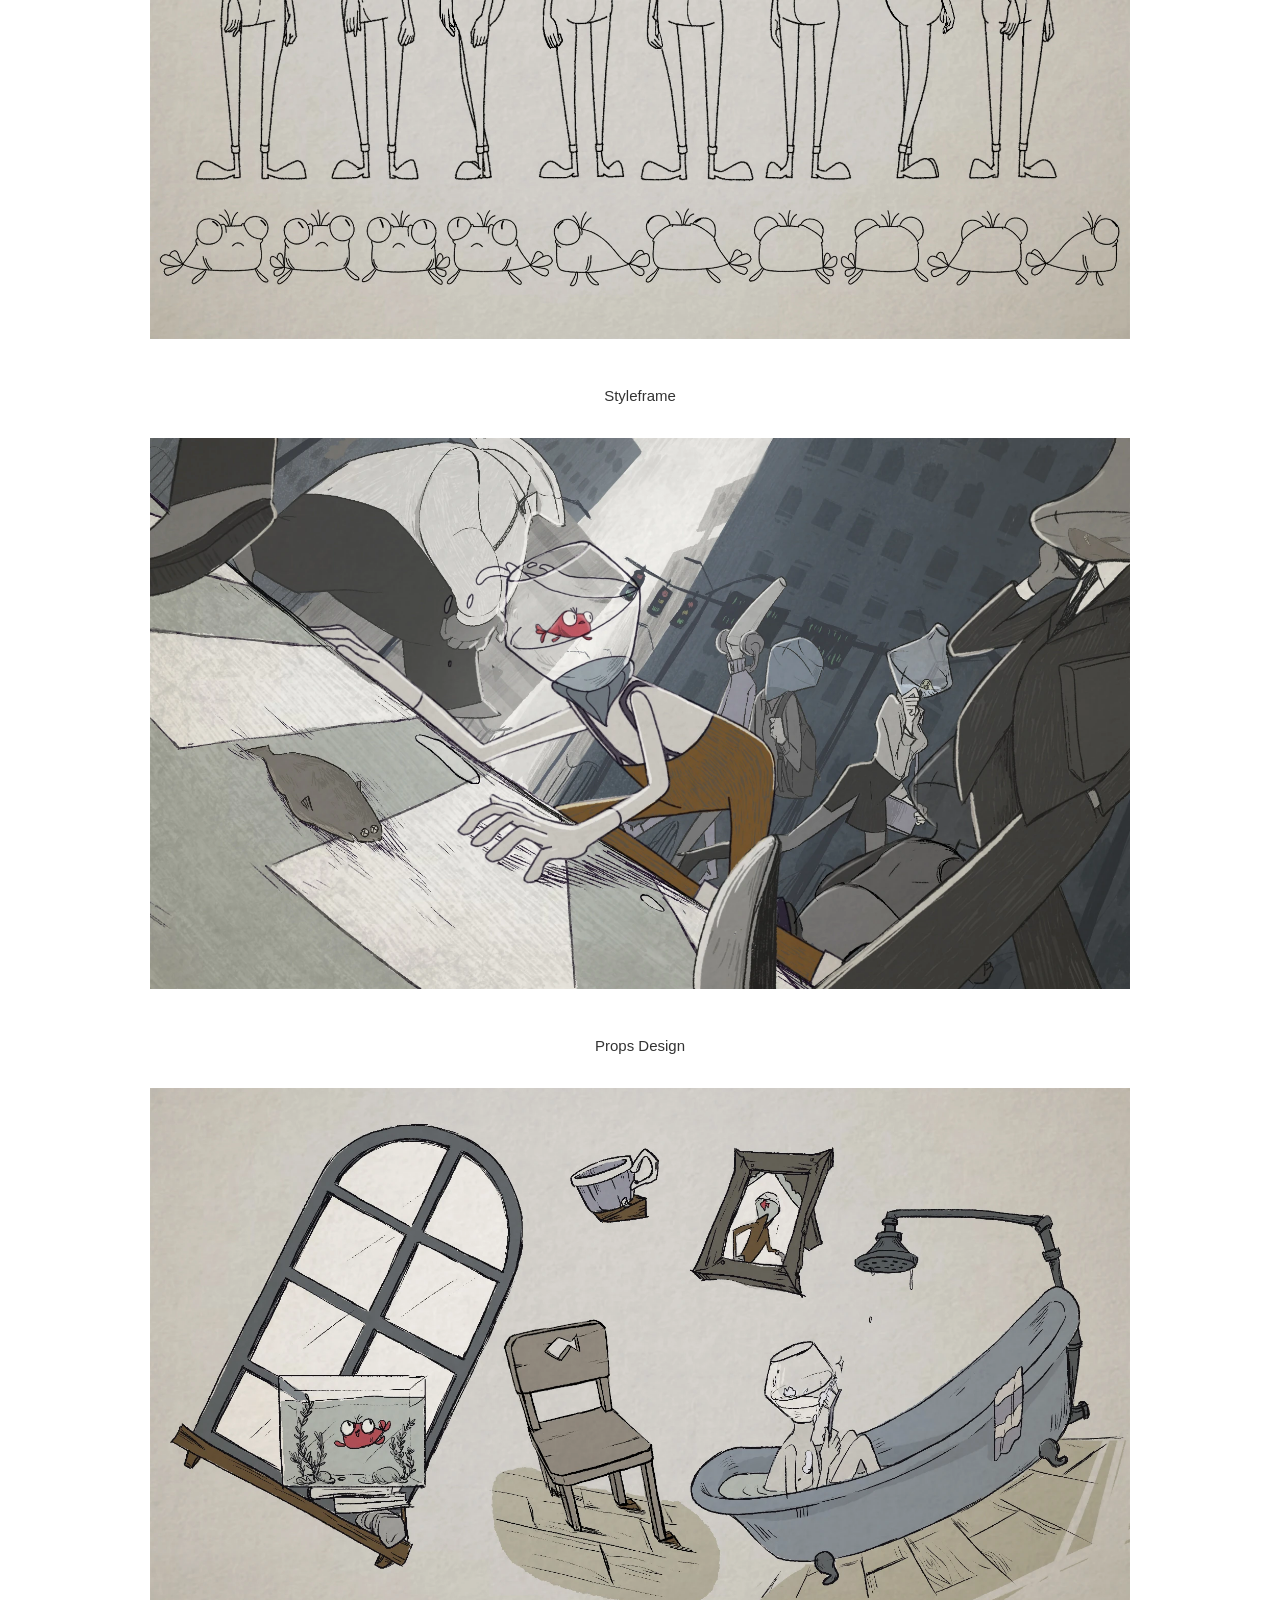
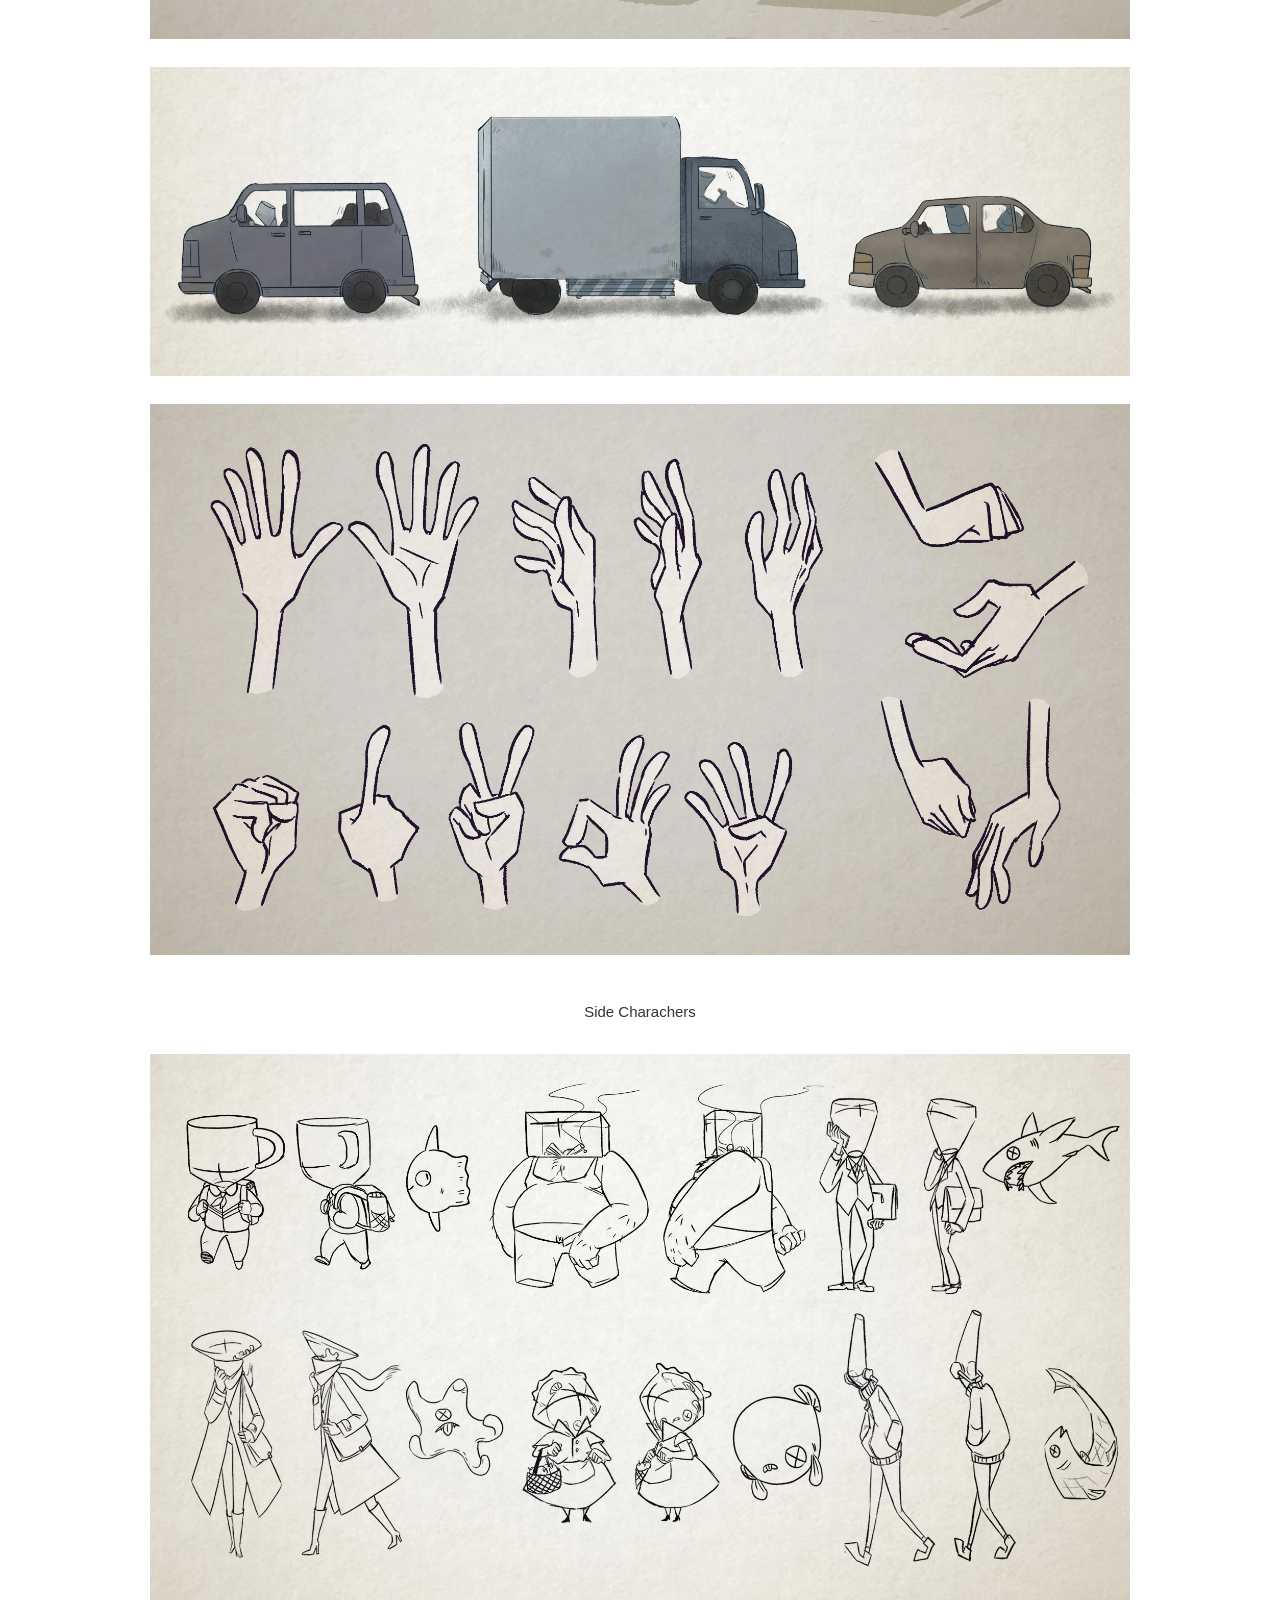
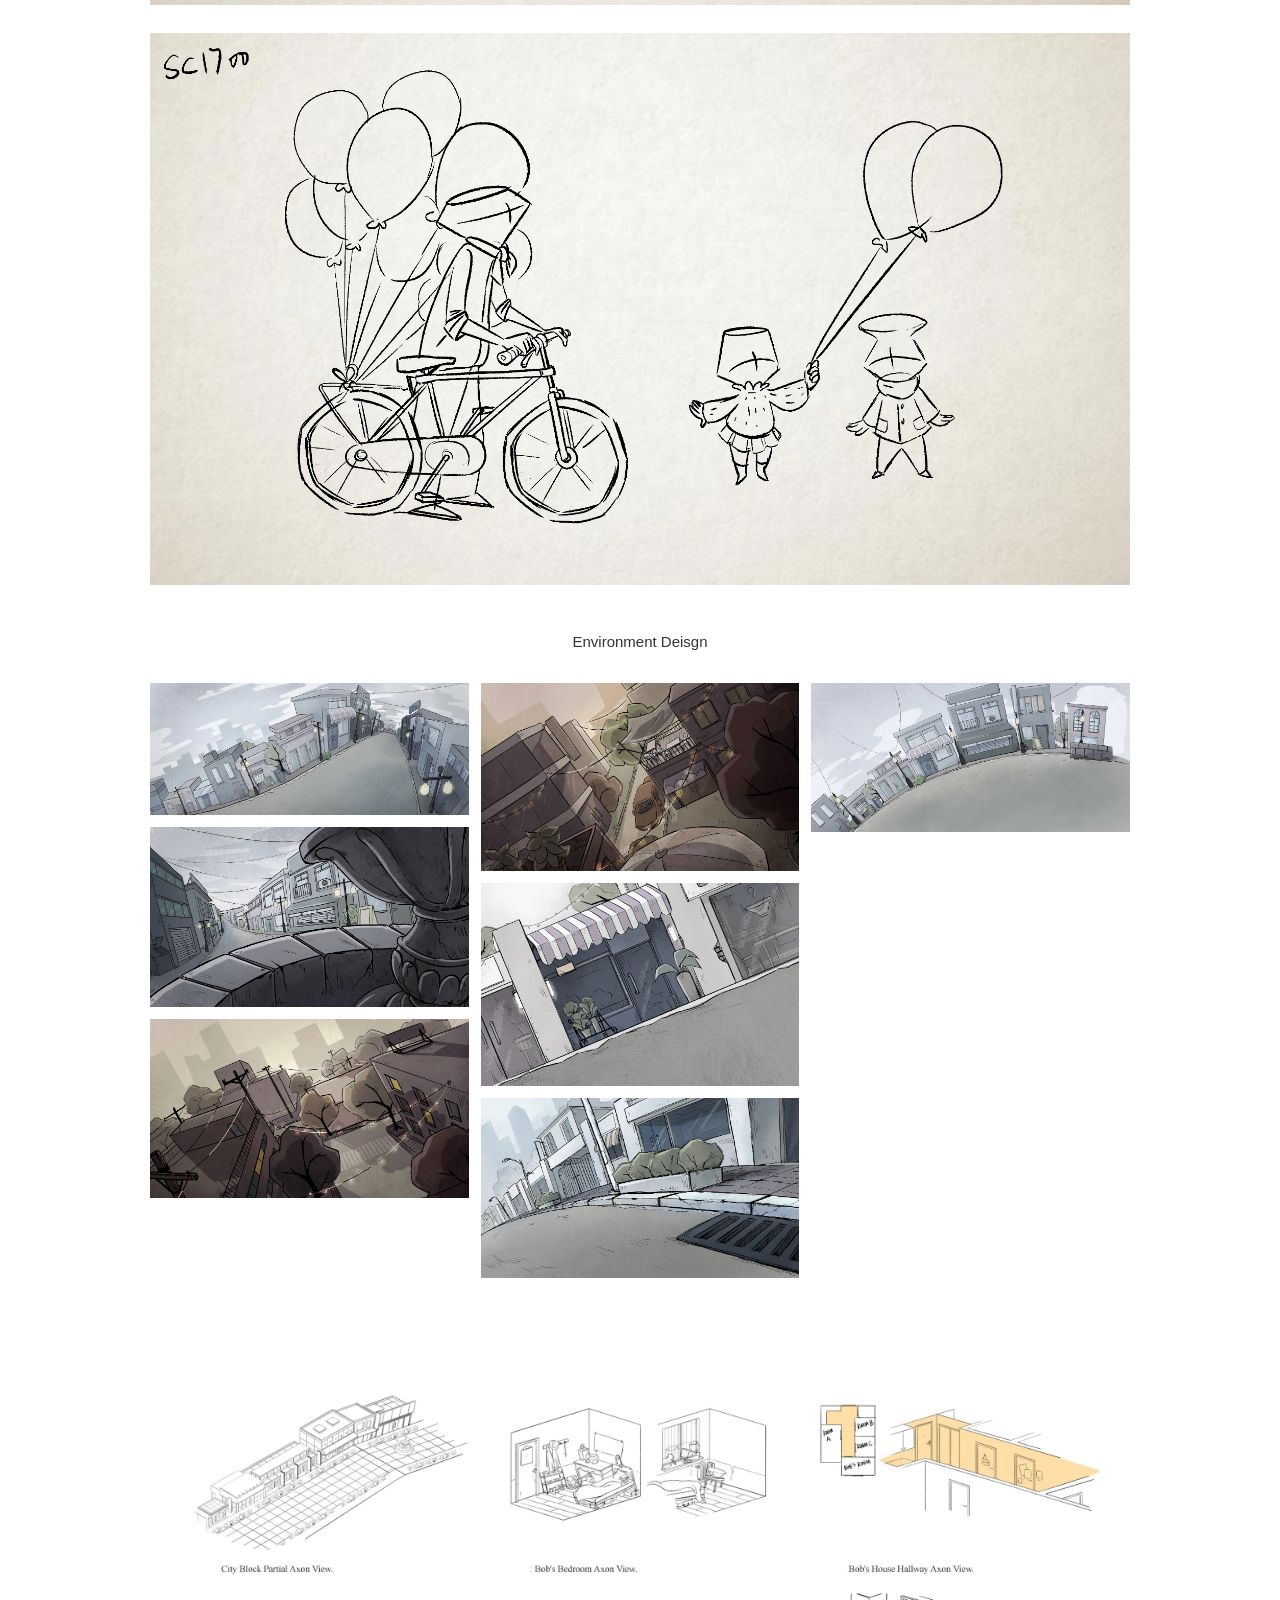
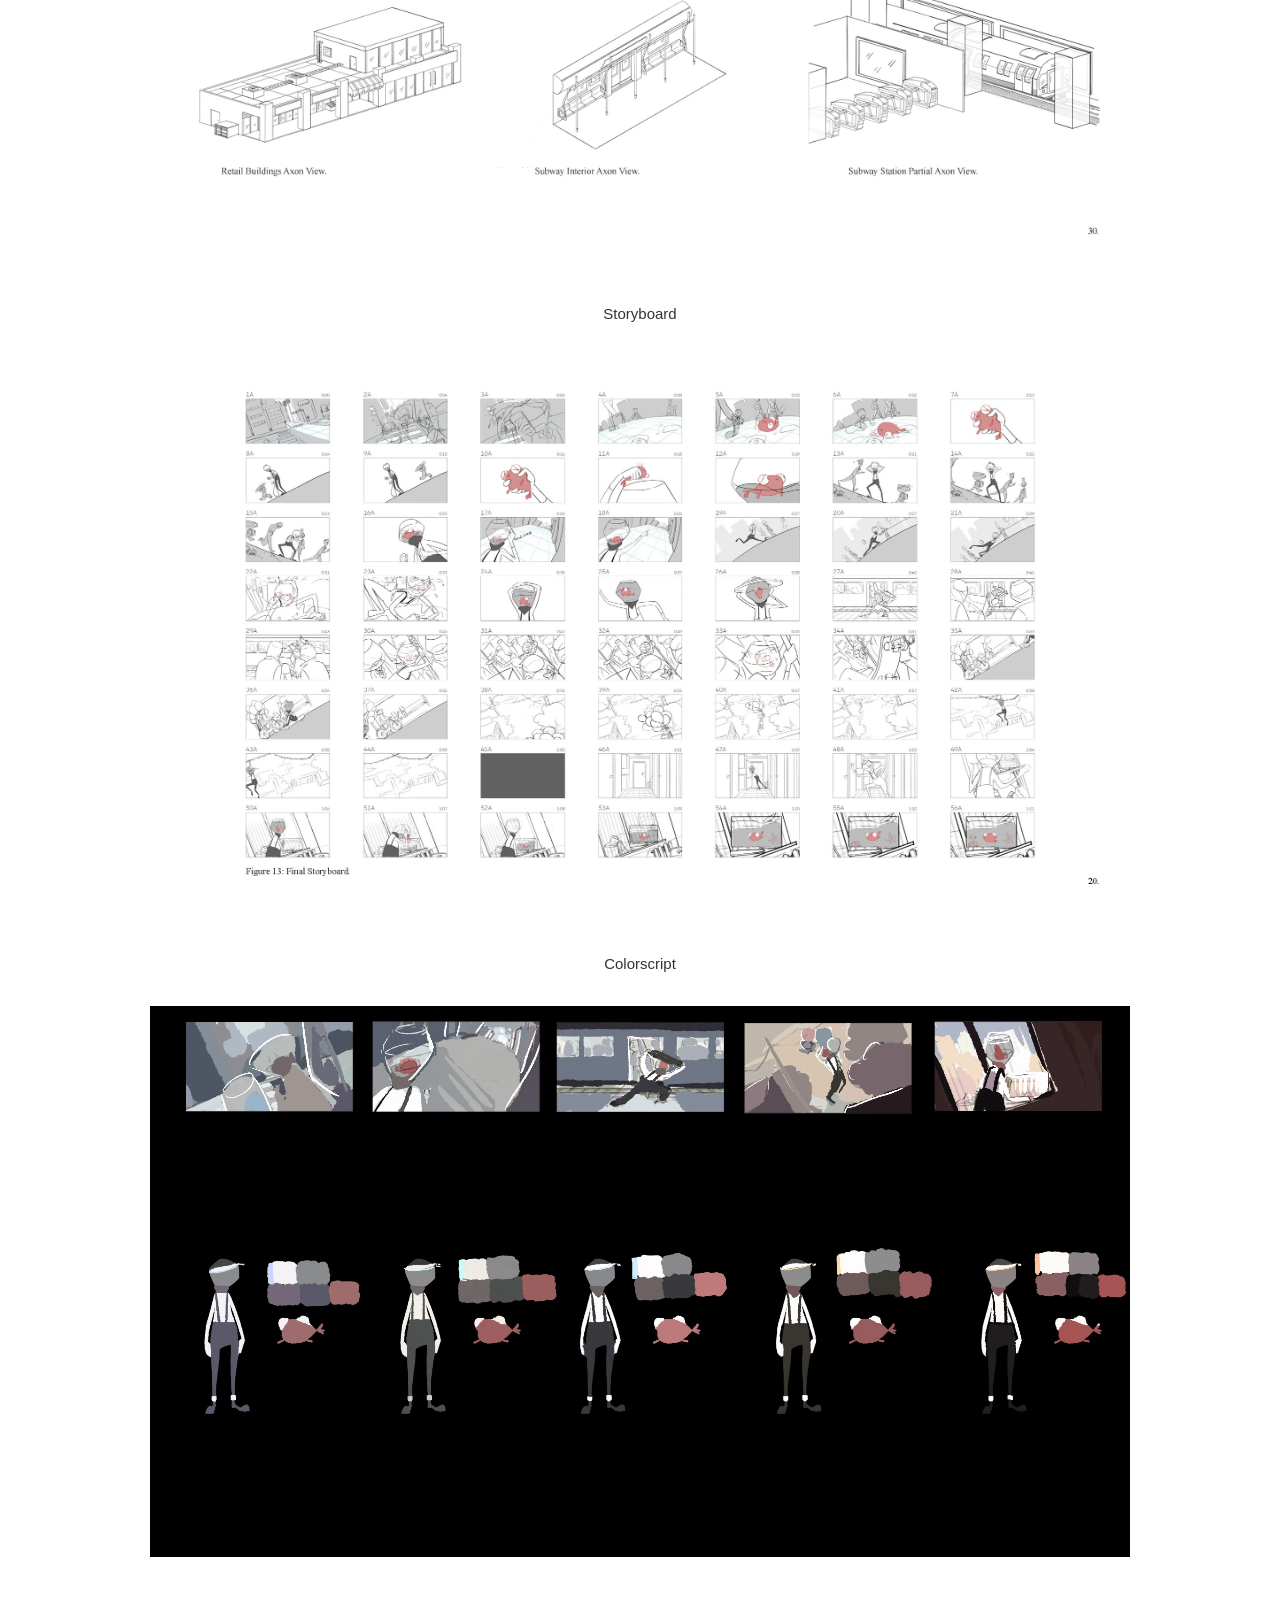
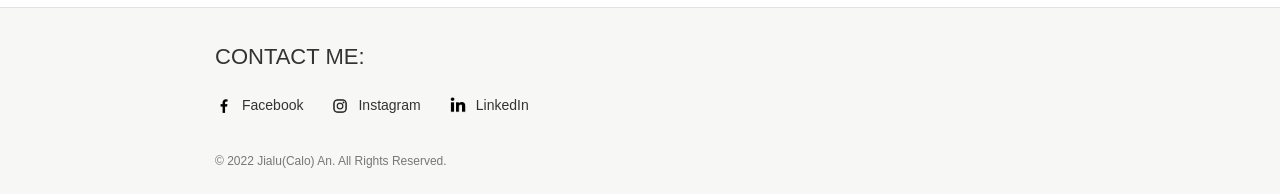
<file: fishbob/index.html>
<!doctype html>
<html lang="en"><head><meta charset="utf-8"><meta name="viewport" content="width=device-width, initial-scale=1"><title>FishBob | Calooartist</title><meta name="description" content="FishBob — animation and illustration by Calo (Jialu) An."><link rel="icon" href="../assets/015647_2101d35818694599838579247af995f4~mv2.webp" type="image/webp"><link rel="stylesheet" href="../styles.css"><script src="../site.js" defer></script><meta property="og:title" content="FishBob"><meta property="og:type" content="website"></head><body class="page-fishbob"><a class="skip" href="#main">Skip to content</a><header class="sidebar"><a class="logo" href="../" aria-label="Calooartist home"><img src="../assets/015647_2101d35818694599838579247af995f4~mv2.webp" alt="Calo An hand-drawn logo" width="113" height="91"></a><nav aria-label="Main navigation"><a href="../projects/" aria-current="page">Projects</a><a href="../others/" >Others</a><a href="../about-1/" >About</a></nav></header><main id="main" class="site-main"><div class="group"><div class="group"><div class="section"><div class="columns"><div class="group"><div class="text"><h1 style="font-size:56px; line-height:normal;"><span style="letter-spacing:normal;"><span style="font-size:56px;">FishBob</span></span></h1></div><div class="text"><p style="font-size:16px; line-height:1.8em;"><span style="letter-spacing:normal;"><span style="font-size:16px;">2020-2022</span></span></p></div></div><div class="group"><div class="text"><h5 style="font-size:28px;">Synopsis</h5></div><div class="text"><p style="font-size:16px; line-height:1.8em;"><span style="letter-spacing:normal;"><span style="font-size:16px;">A tilted world with people follow the tilted gravity. In order to save the fish in his head, only one man follows his own gravity and fights with everything around him. </span></span></p></div></div></div><div class="group"><div class="group"><button class="artwork " type="button" data-zoom="../assets/015647_919fd1ca6f0c45508d95f2979a344006~mv2.webp" aria-label="Enlarge FB_title02.jpg"><img src="../assets/015647_919fd1ca6f0c45508d95f2979a344006~mv2.webp" alt="FB_title02.jpg" width="8000" height="4500" loading="lazy" decoding="async"></button></div></div></div><div class="section"><div class="text"><h6 style="text-align:center; font-size:15px;">Trailer</h6></div></div><div class="section"><figure class="film"><video controls playsinline preload="none" poster="../assets/015647_5f206cf781344408a17cf7e7fdd7569ef000.webp" aria-label="FishBob Trailer"><source src="../assets/015647_5f206cf781344408a17cf7e7fdd7569e.mp4" type="video/mp4">Your browser does not support this video. <a href="../assets/015647_5f206cf781344408a17cf7e7fdd7569e.mp4">Download video</a></video><figcaption>FishBob Trailer</figcaption></figure><div class="text"><p style="font-size:15px;">Trailer music credit:</p>

<p style="font-size:15px;">Bad Ideas Distressed by Kevin MacLeod is licensed under a Creative Commons Attribution 4.0 license. <a href="https://creativecommons.org/licenses/by/4.0/" target="_blank" rel="noopener noreferrer">https://creativecommons.org/licenses/by/4.0/</a></p>

<p style="font-size:15px;"> </p>

<p style="font-size:15px;">Source: <a href="http://incompetech.com/music/royalty-free/index.html?isrc=USUAN1100488" target="_blank" rel="noopener noreferrer">http://incompetech.com/music/royalty-free/index.html?isrc=USUAN1100488</a></p>

<p style="font-size:15px;"> </p>

<p style="font-size:15px;">Artist: <span style="text-decoration:underline;"><a href="http://incompetech.com/" target="_blank" rel="noopener noreferrer">http://incompetech.com/</a></span></p></div><div class="text"><h6 style="text-align:center; font-size:15px;">Character Design</h6></div><button class="artwork " type="button" data-zoom="../assets/015647_c158760f738f41bf84398ec134100d59~mv2.webp" aria-label="Enlarge c01.jpg"><img src="../assets/015647_c158760f738f41bf84398ec134100d59~mv2.webp" alt="c01.jpg" width="1920" height="1080" loading="lazy" decoding="async"></button><div class="text"><p style="font-size:15px;">Bob, the main character is a fish tank head guy who lives in a big slanted city. He is a regular, even dull employee. Like most people in this city, he has almost the same daily routine. He is introverted and timid, cowardly, and afraid of things as if everything is not going his way. His work is clean up the dead fish on the street, but everything changes after he found an alive one.</p></div><button class="artwork " type="button" data-zoom="../assets/015647_e07fbba7f6f9455cb1f2cb7e11f1df72~mv2.webp" aria-label="Enlarge c02.jpg"><img src="../assets/015647_e07fbba7f6f9455cb1f2cb7e11f1df72~mv2.webp" alt="c02.jpg" width="1920" height="1080" loading="lazy" decoding="async"></button><div class="text"><p style="font-size:15px;">Der, the fish&#x27;s name. He is an abandoned little fish, because no one cares about fish&#x27;s life in the city, except Bob. So he is puny and helpless, sensitive but still full of curious to the world. </p></div><div class="text"><h6 style="text-align:center; font-size:15px;">Character Turn-around</h6></div><button class="artwork " type="button" data-zoom="../assets/015647_d6efd123ebdd4b3ca00dc93d6001a4f8~mv2.gif" aria-label="Enlarge Fishturnaround.gif"><img src="../assets/015647_d6efd123ebdd4b3ca00dc93d6001a4f8~mv2.gif" alt="Fishturnaround.gif" width="1920" height="1080" loading="lazy" decoding="async"></button><button class="artwork " type="button" data-zoom="../assets/015647_3e4ea1f9b003478790c17ea8e2311f25~mv2.gif" aria-label="Enlarge Bobturnaround.gif"><img src="../assets/015647_3e4ea1f9b003478790c17ea8e2311f25~mv2.gif" alt="Bobturnaround.gif" width="1920" height="1080" loading="lazy" decoding="async"></button><button class="artwork " type="button" data-zoom="../assets/015647_ad2cbb24245a4a8fa1fed6aa8d48a5aa~mv2.webp" aria-label="Enlarge ct.jpg"><img src="../assets/015647_ad2cbb24245a4a8fa1fed6aa8d48a5aa~mv2.webp" alt="ct.jpg" width="1920" height="1080" loading="lazy" decoding="async"></button><div class="text"><h6 style="text-align:center; font-size:15px;">Styleframe</h6></div><button class="artwork " type="button" data-zoom="../assets/015647_e69ea7a3e68f4d84868c127d6339bd0f~mv2.webp" aria-label="Enlarge styleframe08.jpg"><img src="../assets/015647_e69ea7a3e68f4d84868c127d6339bd0f~mv2.webp" alt="styleframe08.jpg" width="1920" height="1080" loading="lazy" decoding="async"></button><div class="text"><h6 style="text-align:center; font-size:15px;">Props Design</h6></div><button class="artwork " type="button" data-zoom="../assets/015647_8ad62d8c5e6541009536688e8468f845~mv2.webp" aria-label="Enlarge evir.jpg"><img src="../assets/015647_8ad62d8c5e6541009536688e8468f845~mv2.webp" alt="evir.jpg" width="1920" height="1080" loading="lazy" decoding="async"></button><button class="artwork " type="button" data-zoom="../assets/015647_6938b98dcd8642c697276cff73c13a7f~mv2.webp" aria-label="Enlarge cars.jpg"><img src="../assets/015647_6938b98dcd8642c697276cff73c13a7f~mv2.webp" alt="cars.jpg" width="1920" height="606" loading="lazy" decoding="async"></button><button class="artwork " type="button" data-zoom="../assets/015647_8b48a4c748fa4b18bdb6758908502650~mv2.webp" aria-label="Enlarge handsheet.jpg"><img src="../assets/015647_8b48a4c748fa4b18bdb6758908502650~mv2.webp" alt="handsheet.jpg" width="1920" height="1080" loading="lazy" decoding="async"></button><div class="text"><h6 style="text-align:center; font-size:15px;">Side Charachers</h6></div><button class="artwork " type="button" data-zoom="../assets/015647_c26c08cbc25a41c2a73ce61b35cc0f1d~mv2.webp" aria-label="Enlarge groups.jpg"><img src="../assets/015647_c26c08cbc25a41c2a73ce61b35cc0f1d~mv2.webp" alt="groups.jpg" width="1920" height="1080" loading="lazy" decoding="async"></button><button class="artwork " type="button" data-zoom="../assets/015647_1b2d0f3e23084641835ecd20d7280785~mv2.webp" aria-label="Enlarge SC1700_groups.jpg"><img src="../assets/015647_1b2d0f3e23084641835ecd20d7280785~mv2.webp" alt="SC1700_groups.jpg" width="1920" height="1080" loading="lazy" decoding="async"></button><div class="text"><h6 style="text-align:center; font-size:15px;">Environment Deisgn</h6></div><div class="gallery"><button class="artwork " type="button" data-zoom="../assets/015647_7f5428f9b0614b07bc2686edc50091fd~mv2.webp" aria-label="Enlarge FB_Layout_SC0801.jpg"><img src="../assets/015647_7f5428f9b0614b07bc2686edc50091fd~mv2.webp" alt="FB_Layout_SC0801.jpg" width="7247" height="3000" loading="lazy" decoding="async"></button><button class="artwork " type="button" data-zoom="../assets/015647_7b8e75238f474eacb05de4d17f86e9a9~mv2.webp" aria-label="Enlarge Layout_SC1000_v02.jpg"><img src="../assets/015647_7b8e75238f474eacb05de4d17f86e9a9~mv2.webp" alt="Layout_SC1000_v02.jpg" width="8000" height="4500" loading="lazy" decoding="async"></button><button class="artwork " type="button" data-zoom="../assets/015647_cb1aaf988b9d493c8a0145b426187494~mv2.webp" aria-label="Enlarge FB_BG_SC1800.jpg"><img src="../assets/015647_cb1aaf988b9d493c8a0145b426187494~mv2.webp" alt="FB_BG_SC1800.jpg" width="2300" height="1294" loading="lazy" decoding="async"></button><button class="artwork " type="button" data-zoom="../assets/015647_138e397e13724b948da4885958559160~mv2.webp" aria-label="Enlarge FB_BG_SC1900_Calo.jpg"><img src="../assets/015647_138e397e13724b948da4885958559160~mv2.webp" alt="FB_BG_SC1900_Calo.jpg" width="2667" height="1570" loading="lazy" decoding="async"></button><button class="artwork " type="button" data-zoom="../assets/015647_e9eb41e037514921b32023809efa94f0~mv2.webp" aria-label="Enlarge FB_BG_SC0701.jpg"><img src="../assets/015647_e9eb41e037514921b32023809efa94f0~mv2.webp" alt="FB_BG_SC0701.jpg" width="2663" height="1700" loading="lazy" decoding="async"></button><button class="artwork " type="button" data-zoom="../assets/015647_5ab0e019fbb3400b86ffadd1381b1ac5~mv2.webp" aria-label="Enlarge FB_BG_SC0300.jpg"><img src="../assets/015647_5ab0e019fbb3400b86ffadd1381b1ac5~mv2.webp" alt="FB_BG_SC0300.jpg" width="2200" height="1238" loading="lazy" decoding="async"></button><button class="artwork " type="button" data-zoom="../assets/015647_fc812d66f5294021acec67d34e38a0aa~mv2.webp" aria-label="Enlarge FB_BG_SC0900.jpg"><img src="../assets/015647_fc812d66f5294021acec67d34e38a0aa~mv2.webp" alt="FB_BG_SC0900.jpg" width="5900" height="2746" loading="lazy" decoding="async"></button><button class="artwork " type="button" data-zoom="../assets/015647_07159ce906fe4dc6a5ad3c4649a496d3~mv2.webp" aria-label="Enlarge Layout_SC0200_Gabby_v03.jpg"><img src="../assets/015647_07159ce906fe4dc6a5ad3c4649a496d3~mv2.webp" alt="Layout_SC0200_Gabby_v03.jpg" width="2343" height="1318" loading="lazy" decoding="async"></button><button class="artwork " type="button" data-zoom="../assets/015647_1eeb6bed01674dc5bd2f0fbce7247f6b~mv2.webp" aria-label="Enlarge Layout_SC0100_Calo(1).jpg"><img src="../assets/015647_1eeb6bed01674dc5bd2f0fbce7247f6b~mv2.webp" alt="Layout_SC0100_Calo(1).jpg" width="3053" height="1717" loading="lazy" decoding="async"></button></div><button class="artwork " type="button" data-zoom="../assets/015647_c3f83c01f8314768b48192b43d2476eb~mv2.webp" aria-label="Enlarge An Jialu_Exploring the Harmonious Relati"><img src="../assets/015647_c3f83c01f8314768b48192b43d2476eb~mv2.webp" alt="An Jialu_Exploring the Harmonious Relati" width="3000" height="1688" loading="lazy" decoding="async"></button><div class="text"><h6 style="text-align:center; font-size:15px;">Storyboard</h6></div><button class="artwork " type="button" data-zoom="../assets/015647_ce6c621db4724a3aaf04b2b6ecd02769~mv2.webp" aria-label="Enlarge An Jialu_Exploring the Harmonious Relationship between_ANIM_Spring2022_页面_20.jpg"><img src="../assets/015647_ce6c621db4724a3aaf04b2b6ecd02769~mv2.webp" alt="An Jialu_Exploring the Harmonious Relationship between_ANIM_Spring2022_页面_20.jpg" width="2214" height="1245" loading="lazy" decoding="async"></button><div class="text"><h6 style="text-align:center; font-size:15px;">Colorscript</h6></div><button class="artwork " type="button" data-zoom="../assets/015647_80ba25d9fe4d4b43a6517e748017ddff~mv2.webp" aria-label="Enlarge color script.jpg"><img src="../assets/015647_80ba25d9fe4d4b43a6517e748017ddff~mv2.webp" alt="color script.jpg" width="1920" height="1080" loading="lazy" decoding="async"></button></div></div></div></main><footer><div class="footer-inner"><h2>CONTACT ME:</h2><div class="socials"><a href="https://www.facebook.com/calo.an.7370" target="_blank" rel="noopener noreferrer"><img src="../assets/0fdef751204647a3bbd7eaa2827ed4f9.webp" width="18" height="18" alt="">Facebook</a><a href="https://www.instagram.com/calooan13/?hl=en" target="_blank" rel="noopener noreferrer"><img src="../assets/01c3aff52f2a4dffa526d7a9843d46ea.webp" width="18" height="18" alt="">Instagram</a><a href="https://www.linkedin.com/in/jialu-an-237a7b201/" target="_blank" rel="noopener noreferrer"><img src="../assets/11062b_72c275822d4344358ee379f14e7e115f~mv2.webp" width="18" height="18" alt="">LinkedIn</a></div><p>© 2022 Jialu(Calo) An. All Rights Reserved.</p></div></footer><a class="back-top" href="#main" aria-label="Back to top">⌃</a><dialog class="lightbox" aria-label="Artwork viewer"><button class="lightbox-close" type="button" aria-label="Close artwork viewer">×</button><button class="lightbox-prev" type="button" aria-label="Previous artwork">‹</button><figure><img alt=""><figcaption aria-live="polite"></figcaption></figure><button class="lightbox-next" type="button" aria-label="Next artwork">›</button></dialog></body></html>
</file>
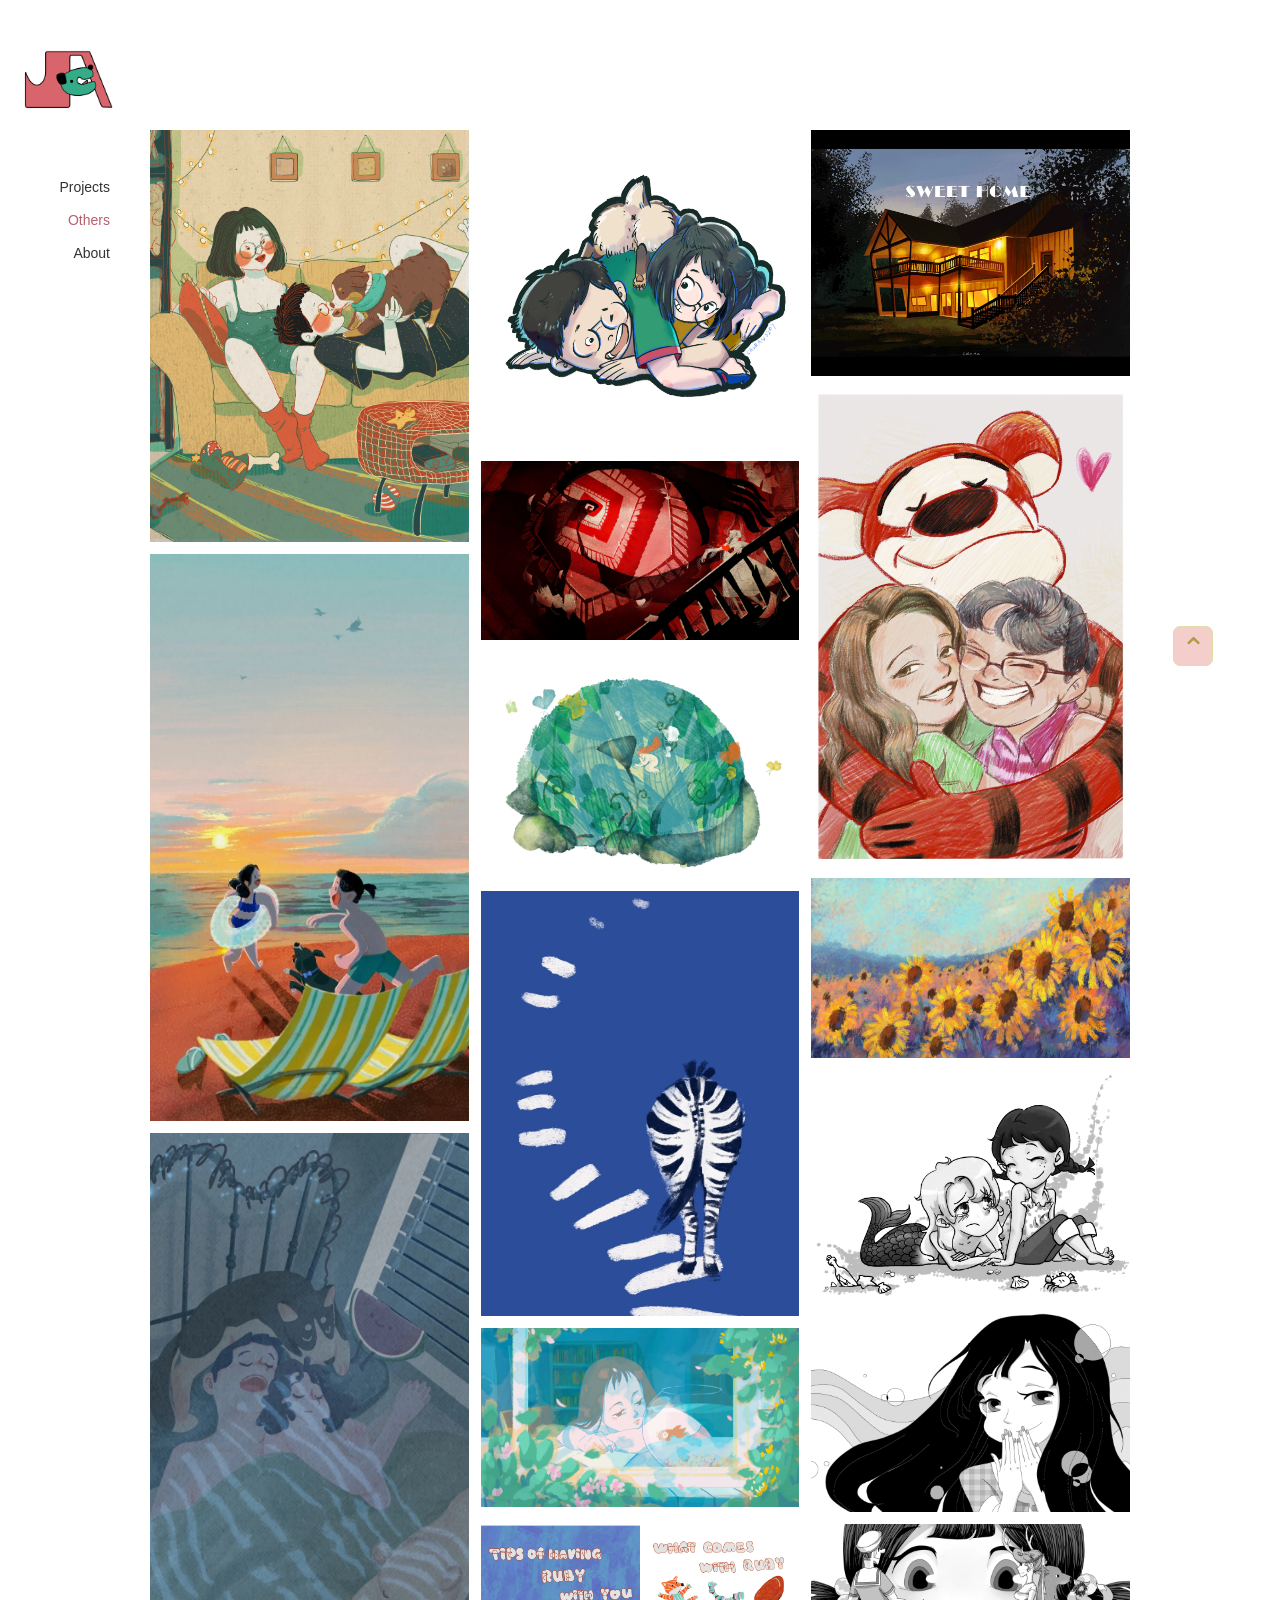
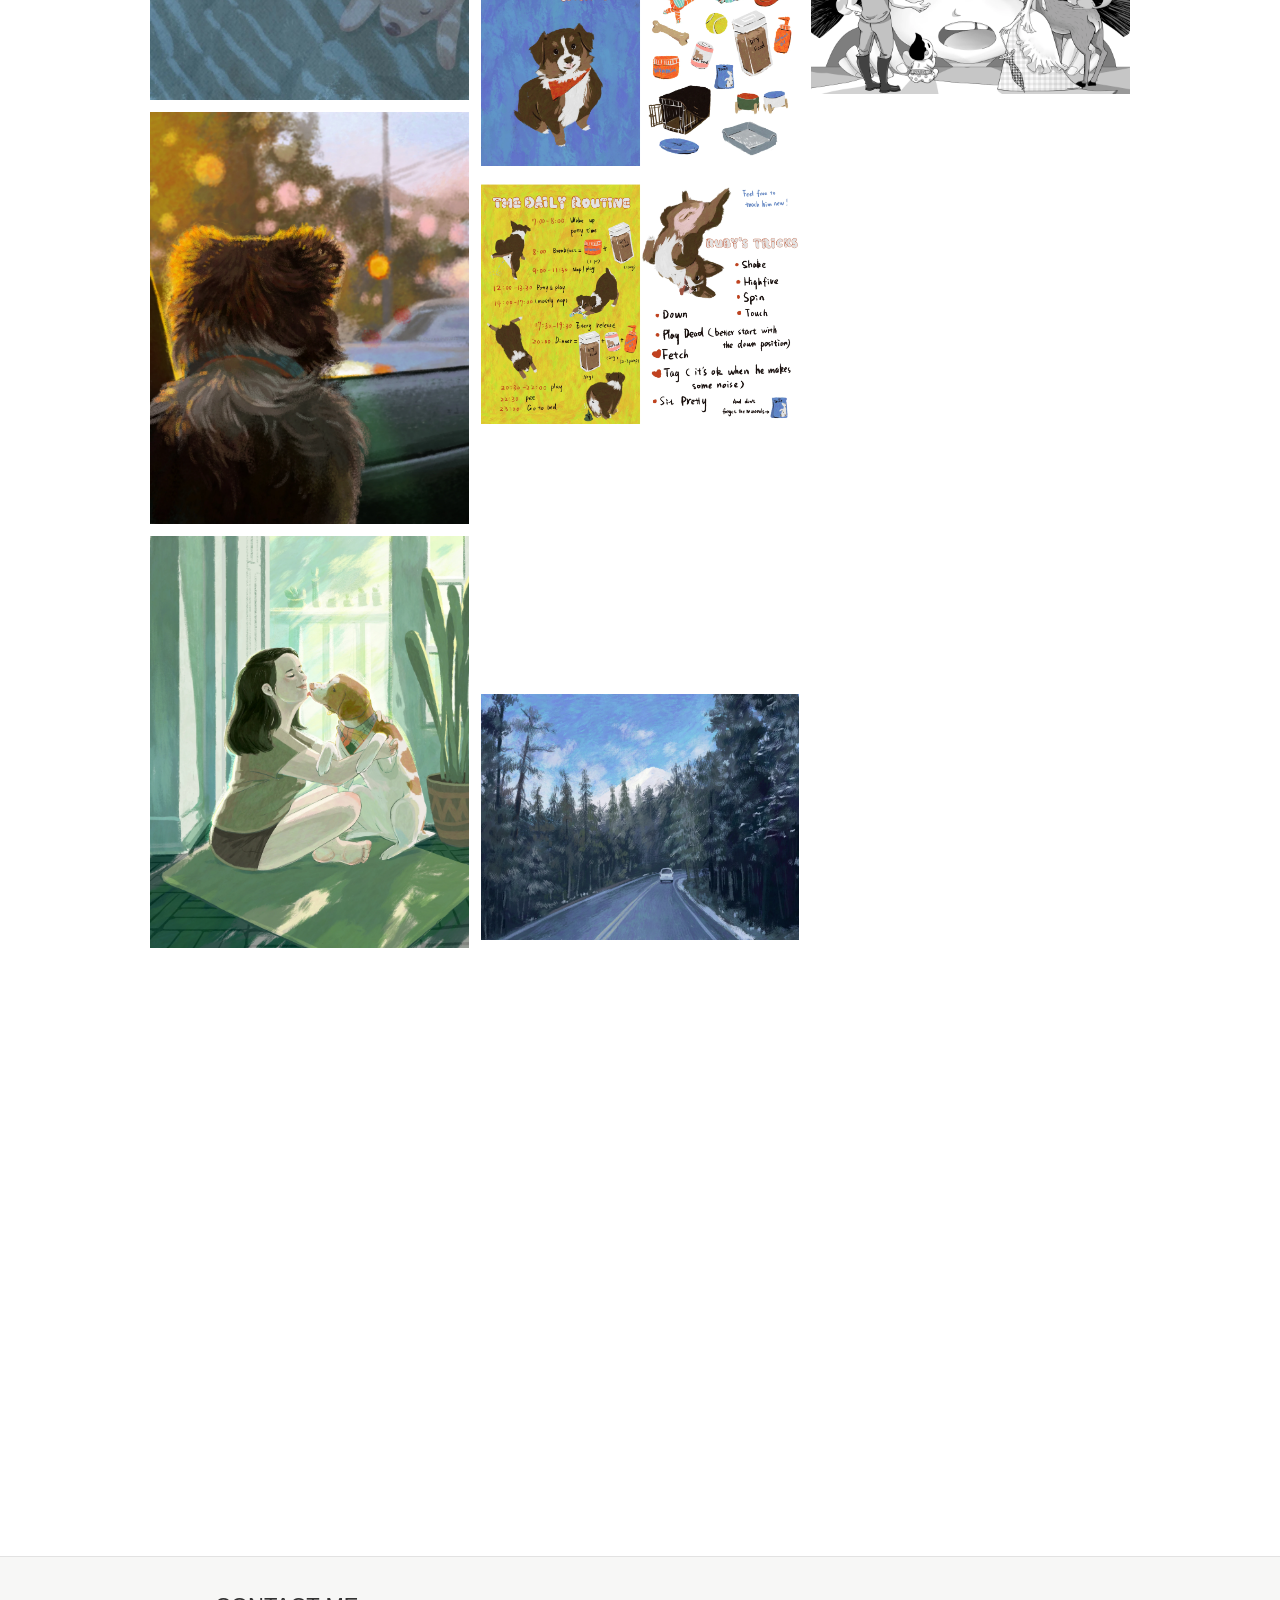
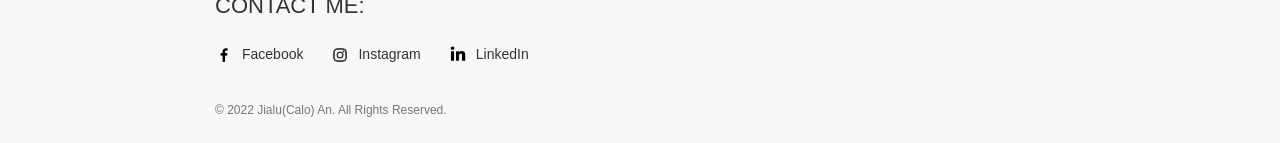
<file: illustration/index.html>
<!doctype html>
<html lang="en"><head><meta charset="utf-8"><meta name="viewport" content="width=device-width, initial-scale=1"><title>Illustration | Calooartist</title><meta name="description" content="Illustration — animation and illustration by Calo (Jialu) An."><link rel="icon" href="../assets/015647_2101d35818694599838579247af995f4~mv2.webp" type="image/webp"><link rel="stylesheet" href="../styles.css"><script src="../site.js" defer></script><meta property="og:title" content="Illustration"><meta property="og:type" content="website"></head><body class="page-illustration"><a class="skip" href="#main">Skip to content</a><header class="sidebar"><a class="logo" href="../" aria-label="Calooartist home"><img src="../assets/015647_2101d35818694599838579247af995f4~mv2.webp" alt="Calo An hand-drawn logo" width="113" height="91"></a><nav aria-label="Main navigation"><a href="../projects/" >Projects</a><a href="../others/" aria-current="page">Others</a><a href="../about-1/" >About</a></nav></header><main id="main" class="site-main"><h1 class="sr-only">Illustration</h1><div class="group"><div class="group"><div class="section"><div class="gallery"><button class="artwork " type="button" data-zoom="../assets/015647_8ced7c26c77542758ba9652e84a7b0b1~mv2.webp" aria-label="Enlarge sofa0105.jpg"><img src="../assets/015647_8ced7c26c77542758ba9652e84a7b0b1~mv2.webp" alt="sofa0105.jpg" width="2550" height="3300" loading="lazy" decoding="async"></button><button class="artwork " type="button" data-zoom="../assets/015647_12e8e152d2fa4992a2c58cf5c24f939d~mv2.webp" aria-label="Enlarge 未命名作品 14.JPG"><img src="../assets/015647_12e8e152d2fa4992a2c58cf5c24f939d~mv2.webp" alt="未命名作品 14.JPG" width="750" height="1334" loading="lazy" decoding="async"></button><button class="artwork " type="button" data-zoom="../assets/015647_212160927ef741009c09fb2d172112ae~mv2.webp" aria-label="Enlarge IMG_1270.JPG"><img src="../assets/015647_212160927ef741009c09fb2d172112ae~mv2.webp" alt="IMG_1270.JPG" width="750" height="1334" loading="lazy" decoding="async"></button><button class="artwork " type="button" data-zoom="../assets/015647_00ca8758844a48449632627e88460836~mv2.webp" aria-label="Enlarge ruby0103.jpg"><img src="../assets/015647_00ca8758844a48449632627e88460836~mv2.webp" alt="ruby0103.jpg" width="2550" height="3300" loading="lazy" decoding="async"></button><button class="artwork " type="button" data-zoom="../assets/015647_6b2a41caad1841c49c8eb831b2107cd9~mv2.webp" aria-label="Enlarge vic.jpg"><img src="../assets/015647_6b2a41caad1841c49c8eb831b2107cd9~mv2.webp" alt="vic.jpg" width="2550" height="3300" loading="lazy" decoding="async"></button><button class="artwork " type="button" data-zoom="../assets/015647_b3be39a2c83d4a80b7ed1f099e494d42~mv2.webp" aria-label="Enlarge IMG_4789.JPG"><img src="../assets/015647_b3be39a2c83d4a80b7ed1f099e494d42~mv2.webp" alt="IMG_4789.JPG" width="1300" height="2224" loading="lazy" decoding="async"></button><button class="artwork " type="button" data-zoom="../assets/015647_e5a0155392d04b37ae38f3f534f46ac0~mv2.webp" aria-label="Enlarge tiezhi0207.jpg"><img src="../assets/015647_e5a0155392d04b37ae38f3f534f46ac0~mv2.webp" alt="tiezhi0207.jpg" width="2550" height="2550" loading="lazy" decoding="async"></button><button class="artwork " type="button" data-zoom="../assets/015647_a20282bf475048c08fff529e69119e1b~mv2.webp" aria-label="Enlarge Caloan_styleframe.jpg"><img src="../assets/015647_a20282bf475048c08fff529e69119e1b~mv2.webp" alt="Caloan_styleframe.jpg" width="1920" height="1080" loading="lazy" decoding="async"></button><button class="artwork " type="button" data-zoom="../assets/015647_afcff558686b4517a5abd1417c065142~mv2.webp" aria-label="Enlarge 未命名作品 11.JPG"><img src="../assets/015647_afcff558686b4517a5abd1417c065142~mv2.webp" alt="未命名作品 11.JPG" width="1879" height="1340" loading="lazy" decoding="async"></button><button class="artwork " type="button" data-zoom="../assets/015647_8d4bbd7d53ca412aa6a3e7bfee01a269~mv2.webp" aria-label="Enlarge 未命名作品 10.JPG"><img src="../assets/015647_8d4bbd7d53ca412aa6a3e7bfee01a269~mv2.webp" alt="未命名作品 10.JPG" width="1668" height="2224" loading="lazy" decoding="async"></button><button class="artwork " type="button" data-zoom="../assets/015647_b5411363910b48e2b7de852fa9ec426d~mv2.webp" aria-label="Enlarge ANIM704_03_AnimStyleStudy_02Illustration_CA.jpg"><img src="../assets/015647_b5411363910b48e2b7de852fa9ec426d~mv2.webp" alt="ANIM704_03_AnimStyleStudy_02Illustration_CA.jpg" width="1920" height="1080" loading="lazy" decoding="async"></button><button class="artwork " type="button" data-zoom="../assets/015647_82e44145f94449deae57e7bef1271253~mv2.webp" aria-label="Enlarge p1.jpg"><img src="../assets/015647_82e44145f94449deae57e7bef1271253~mv2.webp" alt="p1.jpg" width="3300" height="2550" loading="lazy" decoding="async"></button><button class="artwork " type="button" data-zoom="../assets/015647_8761aafb1db14784a102669c85bce027~mv2.webp" aria-label="Enlarge p2.jpg"><img src="../assets/015647_8761aafb1db14784a102669c85bce027~mv2.webp" alt="p2.jpg" width="3300" height="2550" loading="lazy" decoding="async"></button><button class="artwork " type="button" data-zoom="../assets/015647_528b46acb3624d8e8fd0b57d218e2c96~mv2.webp" aria-label="Enlarge fall0104.jpg"><img src="../assets/015647_528b46acb3624d8e8fd0b57d218e2c96~mv2.webp" alt="fall0104.jpg" width="3300" height="2550" loading="lazy" decoding="async"></button><button class="artwork " type="button" data-zoom="../assets/015647_907bc91d466d4407afe483f378428d48~mv2.webp" aria-label="Enlarge rainer0106.jpg"><img src="../assets/015647_907bc91d466d4407afe483f378428d48~mv2.webp" alt="rainer0106.jpg" width="3300" height="2550" loading="lazy" decoding="async"></button><button class="artwork " type="button" data-zoom="../assets/015647_8c72f0d0b2934c908bd6e6e7598813b8~mv2.webp" aria-label="Enlarge 小花.jpg"><img src="../assets/015647_8c72f0d0b2934c908bd6e6e7598813b8~mv2.webp" alt="小花.jpg" width="3840" height="2160" loading="lazy" decoding="async"></button><button class="artwork " type="button" data-zoom="../assets/015647_aa0b84304db543b2ab7f48ced66a9b38~mv2.webp" aria-label="Enlarge 我的一天.jpg"><img src="../assets/015647_aa0b84304db543b2ab7f48ced66a9b38~mv2.webp" alt="我的一天.jpg" width="1920" height="1080" loading="lazy" decoding="async"></button><button class="artwork " type="button" data-zoom="../assets/015647_debc203a274342119c1d74e9398fd66f~mv2.webp" aria-label="Enlarge Stevie01140.jpg"><img src="../assets/015647_debc203a274342119c1d74e9398fd66f~mv2.webp" alt="Stevie01140.jpg" width="3300" height="2550" loading="lazy" decoding="async"></button><button class="artwork " type="button" data-zoom="../assets/015647_bec2c966f93b47379fe650bbbc066e5c~mv2.webp" aria-label="Enlarge victoria_postcard.jpg"><img src="../assets/015647_bec2c966f93b47379fe650bbbc066e5c~mv2.webp" alt="victoria_postcard.jpg" width="1200" height="1800" loading="lazy" decoding="async"></button><button class="artwork " type="button" data-zoom="../assets/015647_4e3b20ae17b14712af5a19f55297a361~mv2.webp" aria-label="Enlarge 2022.jpg"><img src="../assets/015647_4e3b20ae17b14712af5a19f55297a361~mv2.webp" alt="2022.jpg" width="1920" height="1080" loading="lazy" decoding="async"></button><button class="artwork " type="button" data-zoom="../assets/015647_177d59ac87774f3cad47555ec8ae80ab~mv2.webp" aria-label="Enlarge alice1.jpg"><img src="../assets/015647_177d59ac87774f3cad47555ec8ae80ab~mv2.webp" alt="alice1.jpg" width="2200" height="1600" loading="lazy" decoding="async"></button><button class="artwork " type="button" data-zoom="../assets/015647_107e549658384b6ead47d8a4d990dc42~mv2.webp" aria-label="Enlarge 指甲.jpg"><img src="../assets/015647_107e549658384b6ead47d8a4d990dc42~mv2.webp" alt="指甲.jpg" width="1920" height="1200" loading="lazy" decoding="async"></button><button class="artwork " type="button" data-zoom="../assets/015647_960edc445cff490da070b3b7e0b71262~mv2.webp" aria-label="Enlarge zhijia.jpg"><img src="../assets/015647_960edc445cff490da070b3b7e0b71262~mv2.webp" alt="zhijia.jpg" width="1920" height="1020" loading="lazy" decoding="async"></button><button class="artwork " type="button" data-zoom="../assets/015647_22bf4a8915444063b52a2e3f2ba13870~mv2.webp" aria-label="Enlarge alice2.1.jpg"><img src="../assets/015647_22bf4a8915444063b52a2e3f2ba13870~mv2.webp" alt="alice2.1.jpg" width="1100" height="2200" loading="lazy" decoding="async"></button><button class="artwork " type="button" data-zoom="../assets/015647_f46b5a7c45bb412eb0251caff74e4f6d~mv2.webp" aria-label="Enlarge IMG_0036.PNG"><img src="../assets/015647_f46b5a7c45bb412eb0251caff74e4f6d~mv2.webp" alt="IMG_0036.PNG" width="1668" height="2224" loading="lazy" decoding="async"></button></div></div></div></div></main><footer><div class="footer-inner"><h2>CONTACT ME:</h2><div class="socials"><a href="https://www.facebook.com/calo.an.7370" target="_blank" rel="noopener noreferrer"><img src="../assets/0fdef751204647a3bbd7eaa2827ed4f9.webp" width="18" height="18" alt="">Facebook</a><a href="https://www.instagram.com/calooan13/?hl=en" target="_blank" rel="noopener noreferrer"><img src="../assets/01c3aff52f2a4dffa526d7a9843d46ea.webp" width="18" height="18" alt="">Instagram</a><a href="https://www.linkedin.com/in/jialu-an-237a7b201/" target="_blank" rel="noopener noreferrer"><img src="../assets/11062b_72c275822d4344358ee379f14e7e115f~mv2.webp" width="18" height="18" alt="">LinkedIn</a></div><p>© 2022 Jialu(Calo) An. All Rights Reserved.</p></div></footer><a class="back-top" href="#main" aria-label="Back to top">⌃</a><dialog class="lightbox" aria-label="Artwork viewer"><button class="lightbox-close" type="button" aria-label="Close artwork viewer">×</button><button class="lightbox-prev" type="button" aria-label="Previous artwork">‹</button><figure><img alt=""><figcaption aria-live="polite"></figcaption></figure><button class="lightbox-next" type="button" aria-label="Next artwork">›</button></dialog></body></html>
</file>
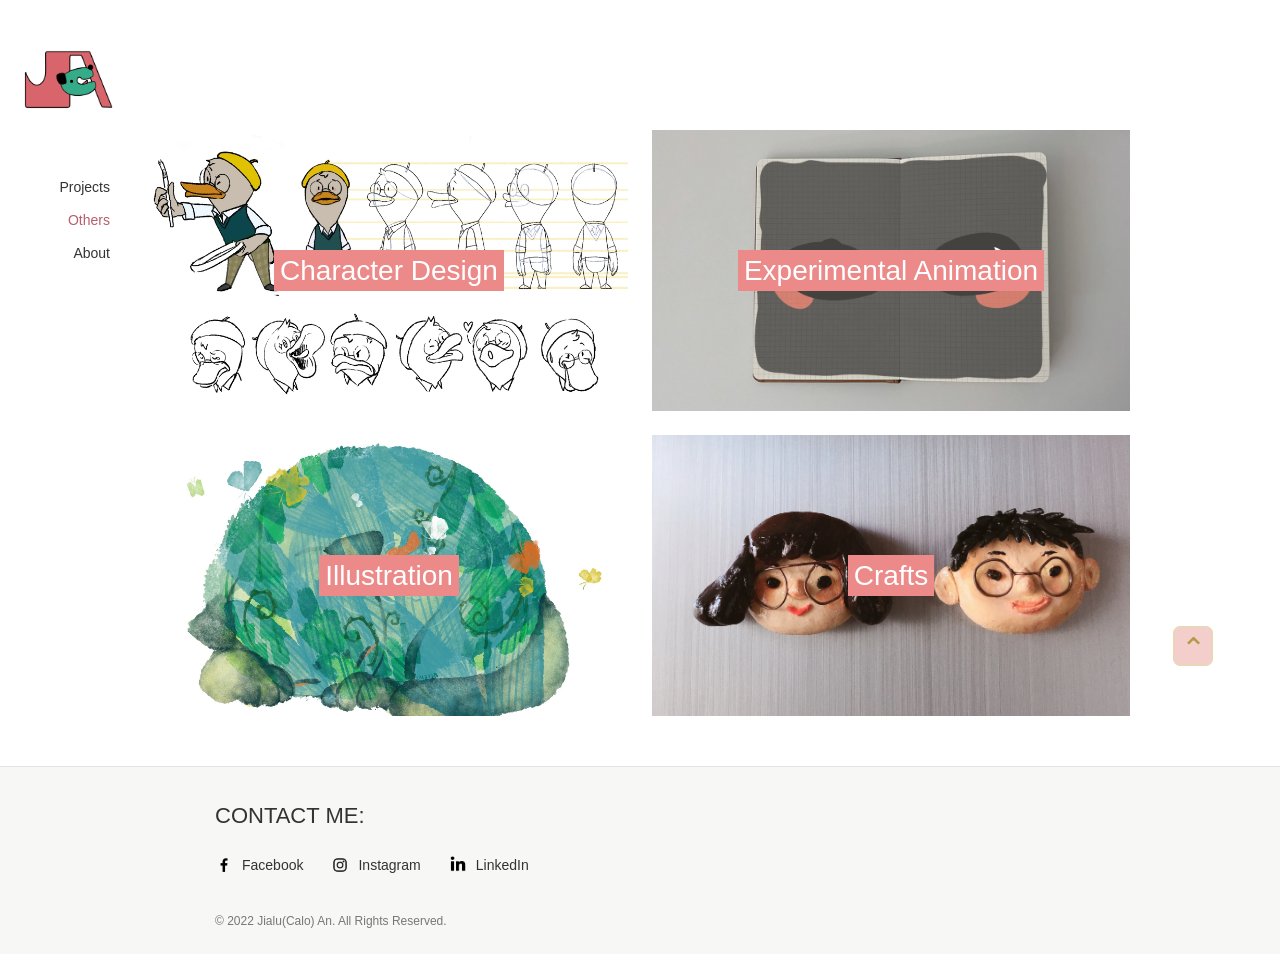
<file: others/index.html>
<!doctype html>
<html lang="en"><head><meta charset="utf-8"><meta name="viewport" content="width=device-width, initial-scale=1"><title>Others | Calooartist</title><meta name="description" content="Others — animation and illustration by Calo (Jialu) An."><link rel="icon" href="../assets/015647_2101d35818694599838579247af995f4~mv2.webp" type="image/webp"><link rel="stylesheet" href="../styles.css"><script src="../site.js" defer></script><meta property="og:title" content="Others"><meta property="og:type" content="website"></head><body class="page-others"><a class="skip" href="#main">Skip to content</a><header class="sidebar"><a class="logo" href="../" aria-label="Calooartist home"><img src="../assets/015647_2101d35818694599838579247af995f4~mv2.webp" alt="Calo An hand-drawn logo" width="113" height="91"></a><nav aria-label="Main navigation"><a href="../projects/" >Projects</a><a href="../others/" aria-current="page">Others</a><a href="../about-1/" >About</a></nav></header><main id="main" class="site-main"><div class="category-grid"><a class="category-card" href="../character-design/"><img src="../assets/015647_18845e0735444619bdf025bc61549994~mv2.webp" alt="yaoshunyu.jpg" width="1920" height="1080" loading="lazy" decoding="async"><h2><span>Character Design</span></h2></a><a class="category-card" href="../experimental-animation/"><img src="../assets/015647_a02f62ea85a2418593da1875ec583046~mv2.webp" alt="截屏2022-07-25 上午1.34.16.png" width="2880" height="1620" loading="lazy" decoding="async"><h2><span>Experimental Animation</span></h2></a><a class="category-card" href="../illustration/"><img src="../assets/015647_afcff558686b4517a5abd1417c065142~mv2.webp" alt="未命名作品 11.JPG" width="1879" height="1340" loading="lazy" decoding="async"><h2><span>Illustration</span></h2></a><a class="category-card" href="../crafts/"><img src="../assets/015647_74d636fd1135495da2585c2af6a999bd~mv2.webp" alt="IMG_1335_edited.jpg" width="2160" height="1620" loading="lazy" decoding="async"><h2><span>Crafts</span></h2></a></div></main><footer><div class="footer-inner"><h2>CONTACT ME:</h2><div class="socials"><a href="https://www.facebook.com/calo.an.7370" target="_blank" rel="noopener noreferrer"><img src="../assets/0fdef751204647a3bbd7eaa2827ed4f9.webp" width="18" height="18" alt="">Facebook</a><a href="https://www.instagram.com/calooan13/?hl=en" target="_blank" rel="noopener noreferrer"><img src="../assets/01c3aff52f2a4dffa526d7a9843d46ea.webp" width="18" height="18" alt="">Instagram</a><a href="https://www.linkedin.com/in/jialu-an-237a7b201/" target="_blank" rel="noopener noreferrer"><img src="../assets/11062b_72c275822d4344358ee379f14e7e115f~mv2.webp" width="18" height="18" alt="">LinkedIn</a></div><p>© 2022 Jialu(Calo) An. All Rights Reserved.</p></div></footer><a class="back-top" href="#main" aria-label="Back to top">⌃</a><dialog class="lightbox" aria-label="Artwork viewer"><button class="lightbox-close" type="button" aria-label="Close artwork viewer">×</button><button class="lightbox-prev" type="button" aria-label="Previous artwork">‹</button><figure><img alt=""><figcaption aria-live="polite"></figcaption></figure><button class="lightbox-next" type="button" aria-label="Next artwork">›</button></dialog></body></html>
</file>
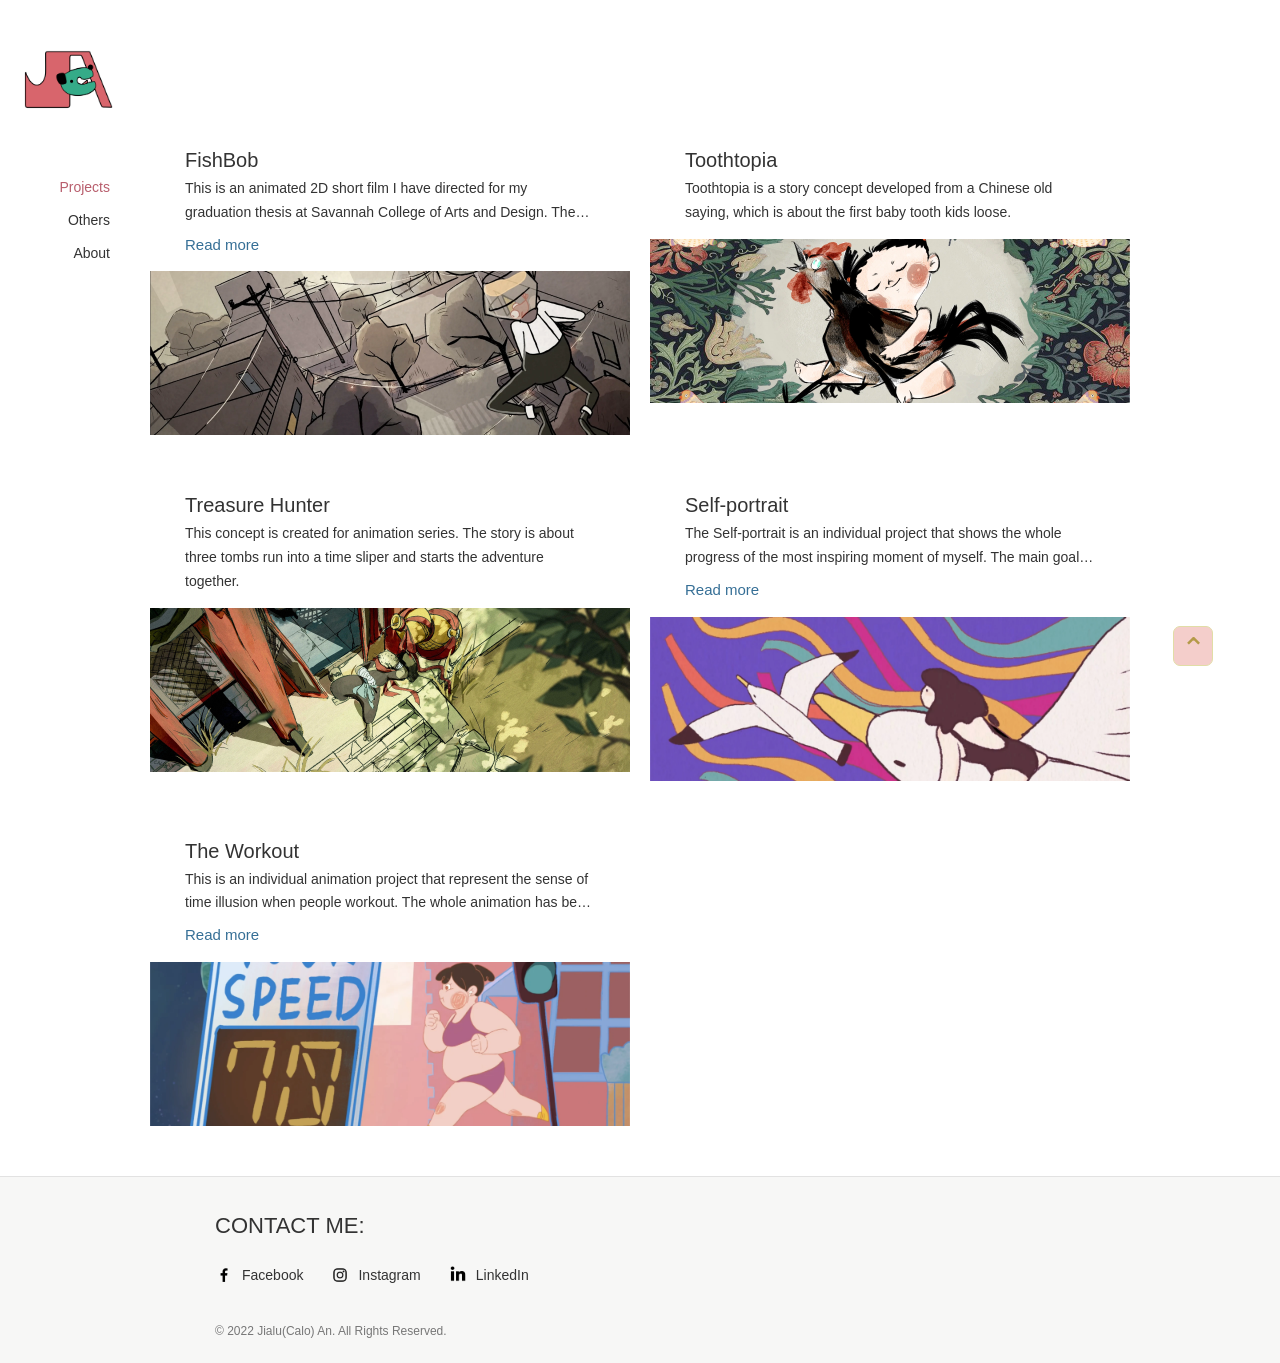
<file: projects/index.html>
<!doctype html>
<html lang="en"><head><meta charset="utf-8"><meta name="viewport" content="width=device-width, initial-scale=1"><title>Projects | Calooartist</title><meta name="description" content="Projects — animation and illustration by Calo (Jialu) An."><link rel="icon" href="../assets/015647_2101d35818694599838579247af995f4~mv2.webp" type="image/webp"><link rel="stylesheet" href="../styles.css"><script src="../site.js" defer></script><meta property="og:title" content="Projects"><meta property="og:type" content="website"></head><body class="page-projects"><a class="skip" href="#main">Skip to content</a><header class="sidebar"><a class="logo" href="../" aria-label="Calooartist home"><img src="../assets/015647_2101d35818694599838579247af995f4~mv2.webp" alt="Calo An hand-drawn logo" width="113" height="91"></a><nav aria-label="Main navigation"><a href="../projects/" aria-current="page">Projects</a><a href="../others/" >Others</a><a href="../about-1/" >About</a></nav></header><main id="main" class="site-main"><div class="project-grid"><article class="project-card"><div class="card-copy"><h2><a href="../fishbob/">FishBob</a></h2><p class="description collapsed">This is an animated 2D short film I have directed for my graduation thesis at Savannah College of Arts and Design. The concept was inspired by my trip to San Francisco. As a director and animation supervisor, the story was created by multiple talented artists from SCAD.</p><button class="read-more" type="button" aria-expanded="false">Read more</button></div><a class="card-image" href="../fishbob/" aria-label="View FishBob"><img src="../assets/015647_0f15a2532e8a439ab429a392c1721b37~mv2.webp" alt="FB05.png" width="1920" height="1080" loading="lazy" decoding="async"></a></article><article class="project-card"><div class="card-copy"><h2><a href="../toothtopia/">Toothtopia</a></h2><p class="description ">Toothtopia is a story concept developed from a Chinese old saying, which is about the first baby tooth kids loose.</p></div><a class="card-image" href="../toothtopia/" aria-label="View Toothtopia"><img src="../assets/015647_2ff419c0d15b4bc9b2406958539a7abf~mv2.webp" alt="Styletest_02_CaloAn.jpg" width="1920" height="1080" loading="lazy" decoding="async"></a></article><article class="project-card"><div class="card-copy"><h2><a href="../treasure-hunter/">Treasure Hunter</a></h2><p class="description ">This concept is created for animation series. The story is about three tombs run into a time sliper and starts the adventure together.</p></div><a class="card-image" href="../treasure-hunter/" aria-label="View Treasure Hunter"><img src="../assets/015647_912e1a71242e445aab8c7f7bc98b17ff~mv2.webp" alt="CALOAN_STORYCARD_页面_24.jpg" width="1920" height="1080" loading="lazy" decoding="async"></a></article><article class="project-card"><div class="card-copy"><h2><a href="../self-portrait/">Self-portrait</a></h2><p class="description collapsed">The Self-portrait is an individual project that shows the whole progress of the most inspiring moment of myself. The main goal of the short is creating a loop within 15 seconds.</p><button class="read-more" type="button" aria-expanded="false">Read more</button></div><a class="card-image" href="../self-portrait/" aria-label="View Self-portrait"><img src="../assets/015647_d6435217de0d4994b6bc68e09d6ef5ff~mv2.webp" alt="截屏2022-07-21 下午12.53_edited.jpg" width="2880" height="1350" loading="lazy" decoding="async"></a></article><article class="project-card"><div class="card-copy"><h2><a href="../the-workout/">The Workout</a></h2><p class="description collapsed">This is an individual animation project that represent the sense of time illusion when people workout. The whole animation has been done in two weeks. And I am responsible for all works in this project.</p><button class="read-more" type="button" aria-expanded="false">Read more</button></div><a class="card-image" href="../the-workout/" aria-label="View The Workout"><img src="../assets/015647_2a15c8fe33124d5dbe1f232b62eaf4c4~mv2.webp" alt="截屏2022-07-21 下午12.37.37.png" width="2880" height="1622" loading="lazy" decoding="async"></a></article></div></main><footer><div class="footer-inner"><h2>CONTACT ME:</h2><div class="socials"><a href="https://www.facebook.com/calo.an.7370" target="_blank" rel="noopener noreferrer"><img src="../assets/0fdef751204647a3bbd7eaa2827ed4f9.webp" width="18" height="18" alt="">Facebook</a><a href="https://www.instagram.com/calooan13/?hl=en" target="_blank" rel="noopener noreferrer"><img src="../assets/01c3aff52f2a4dffa526d7a9843d46ea.webp" width="18" height="18" alt="">Instagram</a><a href="https://www.linkedin.com/in/jialu-an-237a7b201/" target="_blank" rel="noopener noreferrer"><img src="../assets/11062b_72c275822d4344358ee379f14e7e115f~mv2.webp" width="18" height="18" alt="">LinkedIn</a></div><p>© 2022 Jialu(Calo) An. All Rights Reserved.</p></div></footer><a class="back-top" href="#main" aria-label="Back to top">⌃</a><dialog class="lightbox" aria-label="Artwork viewer"><button class="lightbox-close" type="button" aria-label="Close artwork viewer">×</button><button class="lightbox-prev" type="button" aria-label="Previous artwork">‹</button><figure><img alt=""><figcaption aria-live="polite"></figcaption></figure><button class="lightbox-next" type="button" aria-label="Next artwork">›</button></dialog></body></html>
</file>
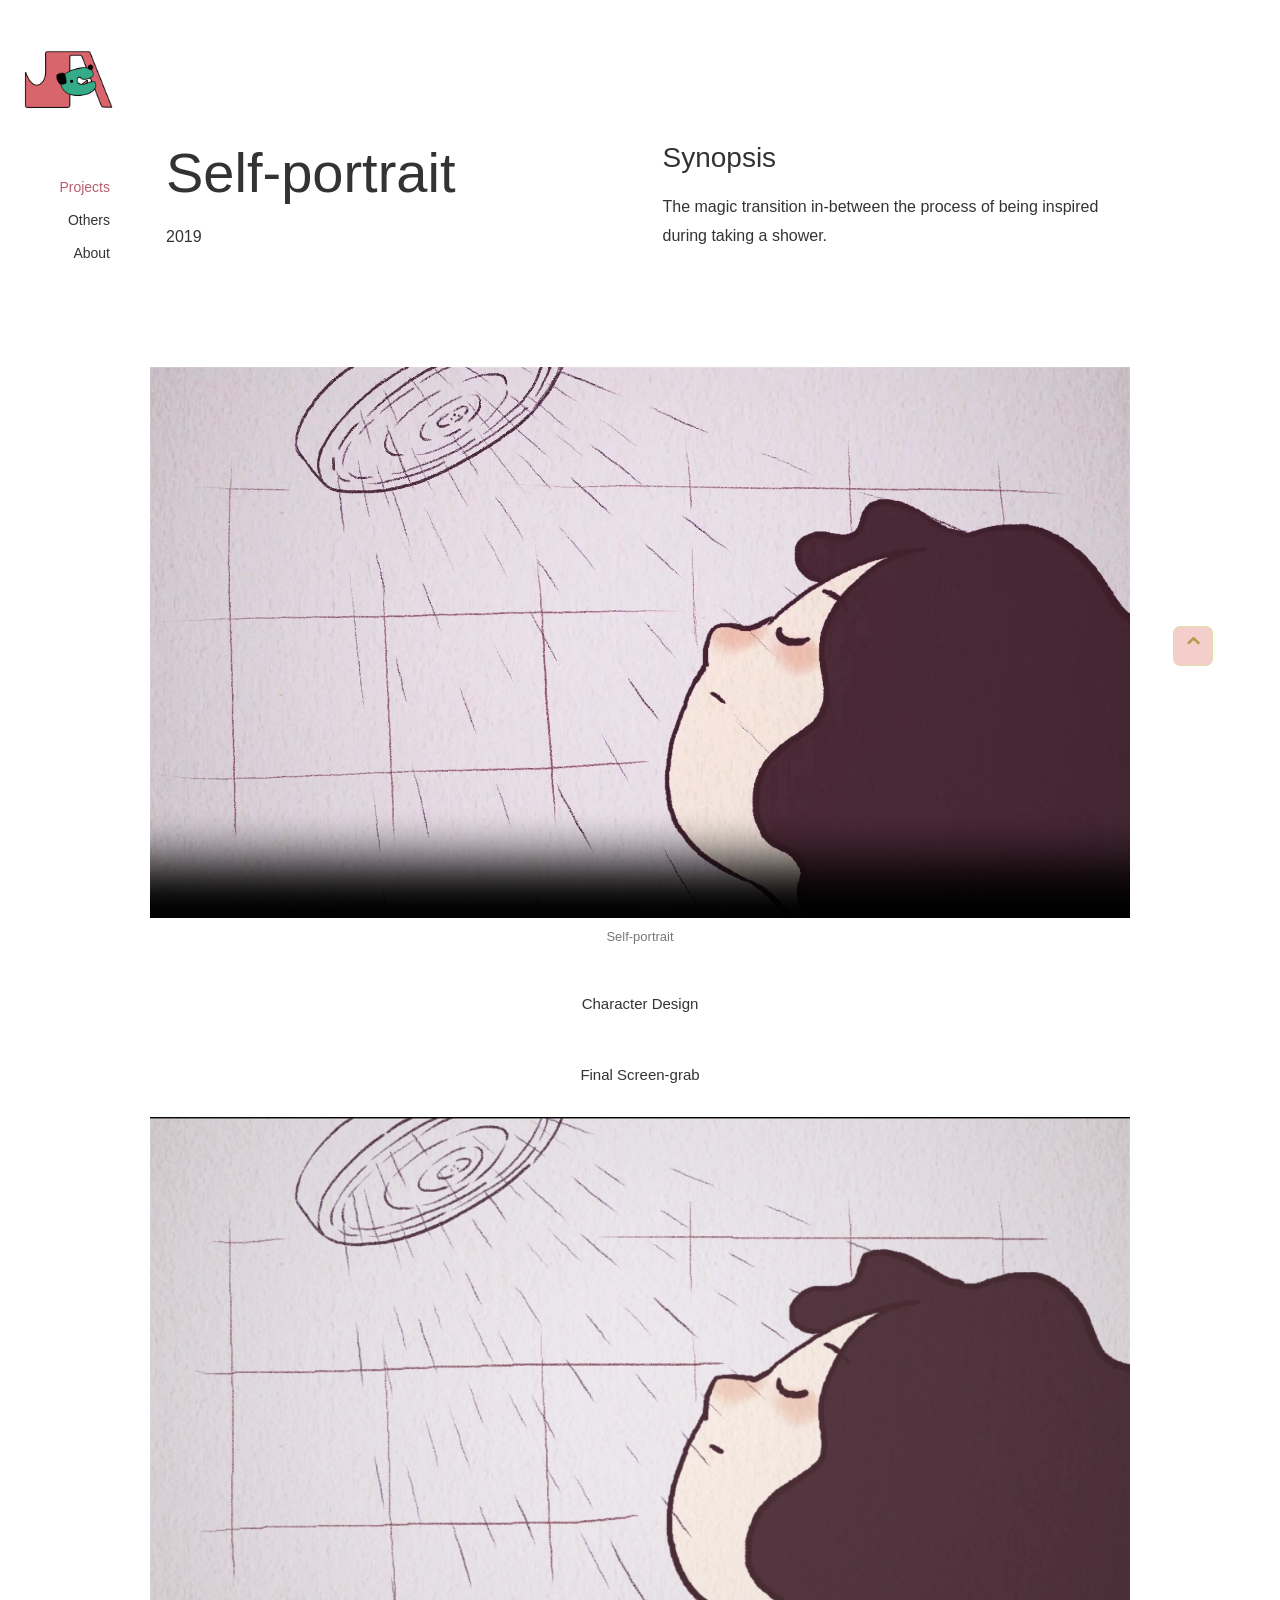
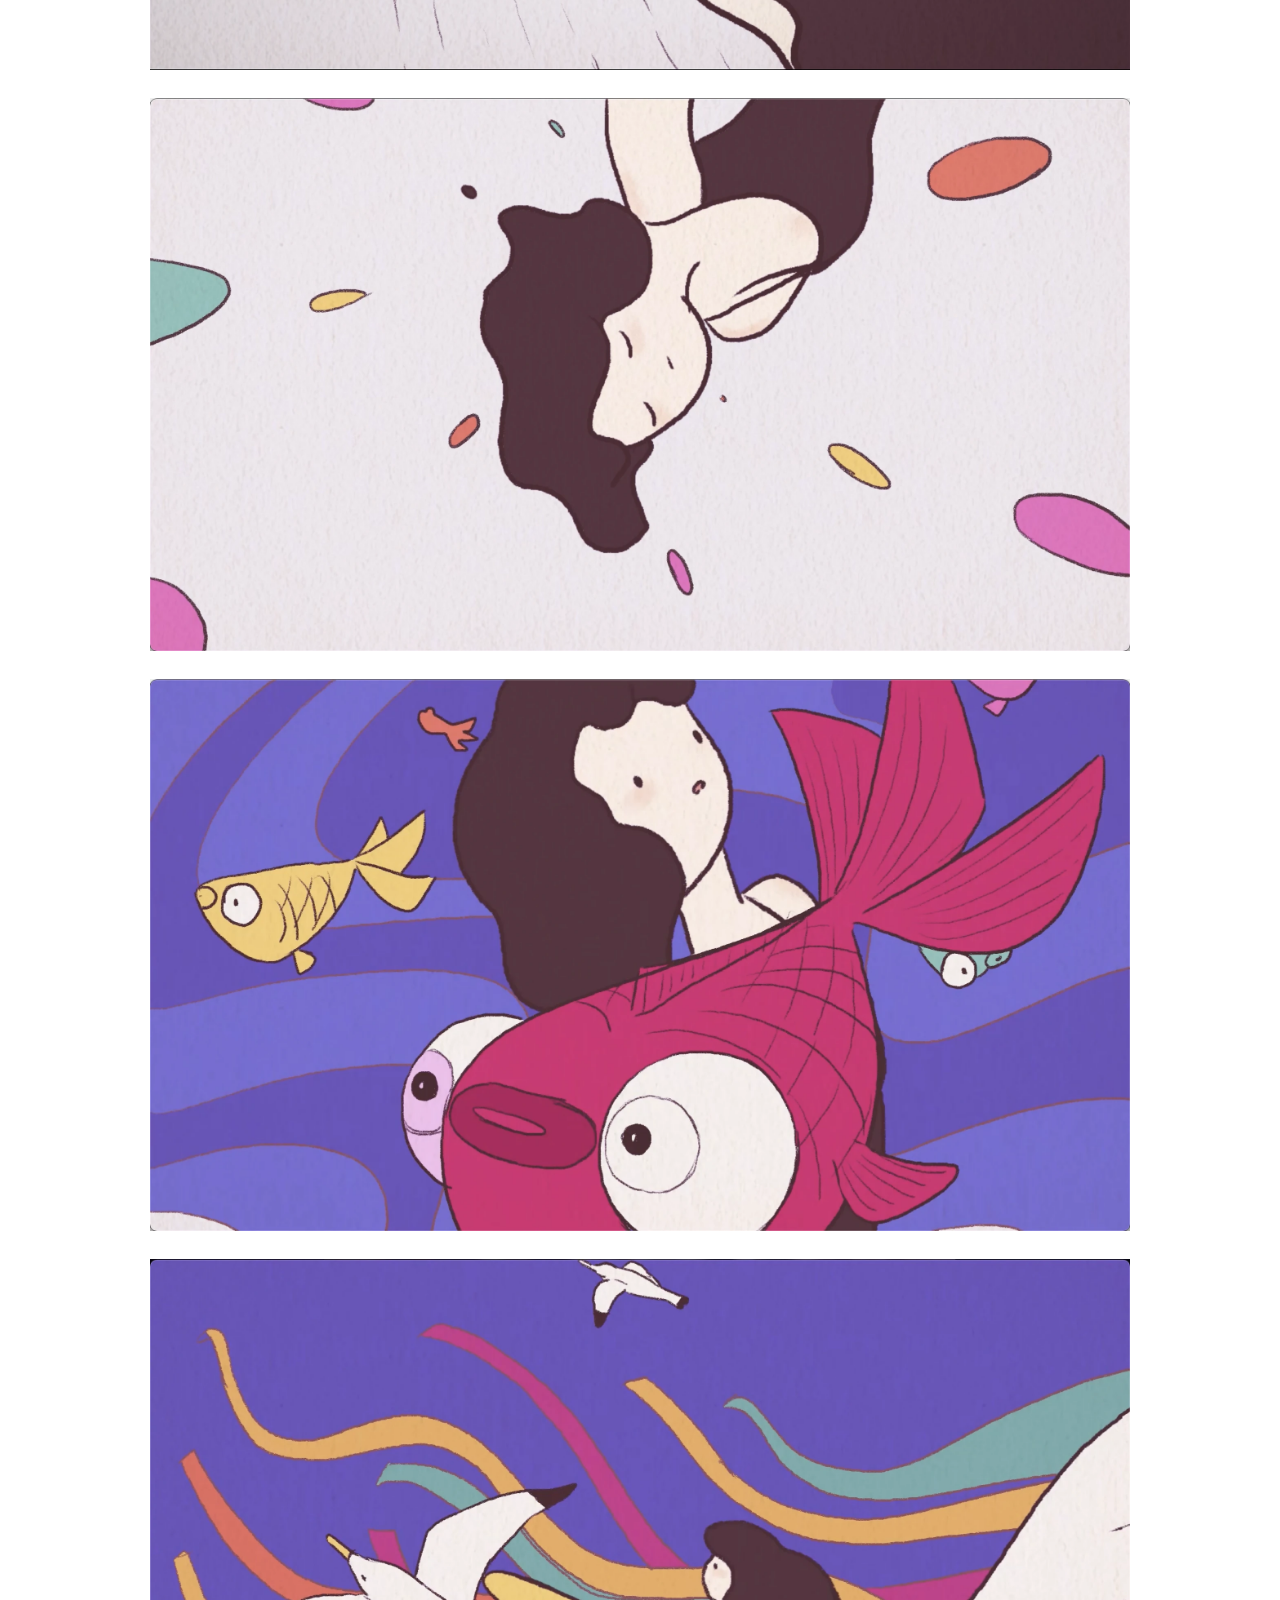
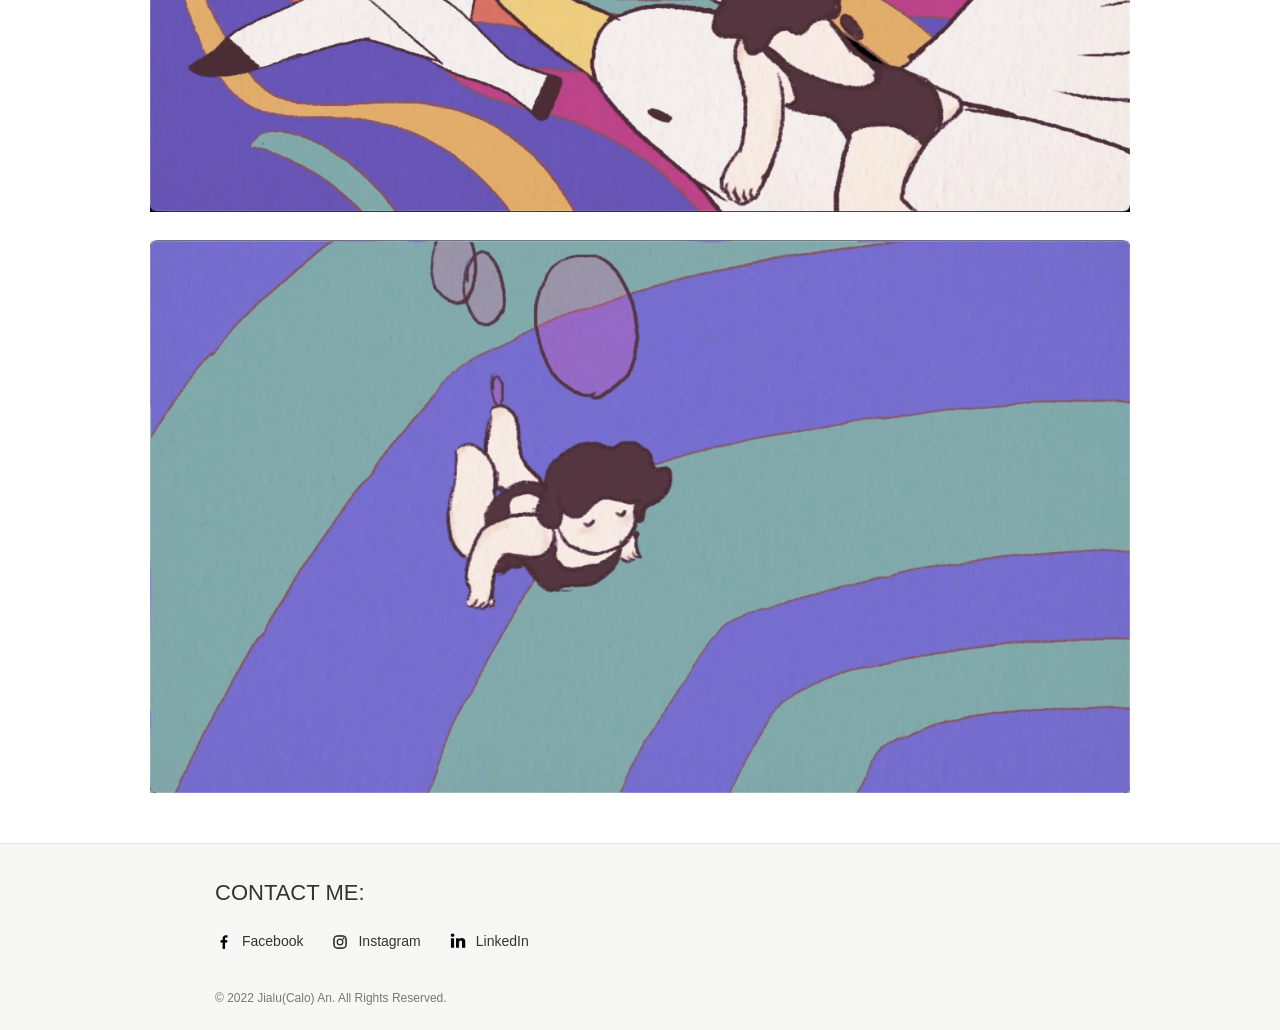
<file: self-portrait/index.html>
<!doctype html>
<html lang="en"><head><meta charset="utf-8"><meta name="viewport" content="width=device-width, initial-scale=1"><title>Self-portrait | Calooartist</title><meta name="description" content="Self-portrait — animation and illustration by Calo (Jialu) An."><link rel="icon" href="../assets/015647_2101d35818694599838579247af995f4~mv2.webp" type="image/webp"><link rel="stylesheet" href="../styles.css"><script src="../site.js" defer></script><meta property="og:title" content="Self-portrait"><meta property="og:type" content="website"></head><body class="page-self-portrait"><a class="skip" href="#main">Skip to content</a><header class="sidebar"><a class="logo" href="../" aria-label="Calooartist home"><img src="../assets/015647_2101d35818694599838579247af995f4~mv2.webp" alt="Calo An hand-drawn logo" width="113" height="91"></a><nav aria-label="Main navigation"><a href="../projects/" aria-current="page">Projects</a><a href="../others/" >Others</a><a href="../about-1/" >About</a></nav></header><main id="main" class="site-main"><div class="group"><div class="group"><div class="section"><div class="columns"><div class="group"><div class="text"><h1 style="font-size:56px; line-height:normal;"><span style="letter-spacing:normal;"><span style="font-size:56px;">Self-portrait</span></span></h1></div><div class="text"><p style="font-size:16px; line-height:1.8em;"><span style="letter-spacing:normal;"><span style="font-size:16px;">2019</span></span></p></div></div><div class="group"><div class="text"><h5 style="font-size:28px;">Synopsis</h5></div><div class="text"><p style="font-size:16px; line-height:1.8em;"><span style="letter-spacing:normal;"><span style="font-size:16px;">The magic transition in-between the process of being inspired during taking a shower.</span></span></p></div></div></div></div><div class="section"></div><div class="section"><figure class="film"><video controls playsinline preload="none" poster="../assets/015647_4fa487d67cb840bda44a4986cc9fd5e3f000.webp" aria-label="Self-portrait"><source src="../assets/015647_4fa487d67cb840bda44a4986cc9fd5e3.mp4" type="video/mp4">Your browser does not support this video. <a href="../assets/015647_4fa487d67cb840bda44a4986cc9fd5e3.mp4">Download video</a></video><figcaption>Self-portrait</figcaption></figure><div class="text"><h6 style="text-align:center; font-size:15px;">Character Design</h6></div><div class="text"><h6 style="text-align:center; font-size:15px;">Final Screen-grab</h6></div><button class="artwork " type="button" data-zoom="../assets/015647_ae7ff701b3784eaa91d9b08ef8ade1fe~mv2.webp" aria-label="Enlarge 截屏2022-07-24 下午10.08.31.png"><img src="../assets/015647_ae7ff701b3784eaa91d9b08ef8ade1fe~mv2.webp" alt="截屏2022-07-24 下午10.08.31.png" width="2880" height="1626" loading="lazy" decoding="async"></button><button class="artwork " type="button" data-zoom="../assets/015647_c9ba76a3037e4251bb4eafd3bd93b1fc~mv2.webp" aria-label="Enlarge 截屏2022-07-24 下午8.02.08.png"><img src="../assets/015647_c9ba76a3037e4251bb4eafd3bd93b1fc~mv2.webp" alt="截屏2022-07-24 下午8.02.08.png" width="2880" height="1624" loading="lazy" decoding="async"></button><button class="artwork " type="button" data-zoom="../assets/015647_1e8995ad9c7e44afb7c8ab419ebf789e~mv2.webp" aria-label="Enlarge 截屏2022-07-24 下午8.02.45.png"><img src="../assets/015647_1e8995ad9c7e44afb7c8ab419ebf789e~mv2.webp" alt="截屏2022-07-24 下午8.02.45.png" width="2880" height="1624" loading="lazy" decoding="async"></button><button class="artwork " type="button" data-zoom="../assets/015647_8d5989c49b00472eb65d77c91470cac5~mv2.webp" aria-label="Enlarge 截屏2022-07-21 下午12.53.27.png"><img src="../assets/015647_8d5989c49b00472eb65d77c91470cac5~mv2.webp" alt="截屏2022-07-21 下午12.53.27.png" width="2880" height="1626" loading="lazy" decoding="async"></button><button class="artwork " type="button" data-zoom="../assets/015647_18688feed3f84d20ae87c7449a52d19e~mv2.webp" aria-label="Enlarge 截屏2022-07-24 下午8.03.49.png"><img src="../assets/015647_18688feed3f84d20ae87c7449a52d19e~mv2.webp" alt="截屏2022-07-24 下午8.03.49.png" width="2880" height="1624" loading="lazy" decoding="async"></button></div></div></div></main><footer><div class="footer-inner"><h2>CONTACT ME:</h2><div class="socials"><a href="https://www.facebook.com/calo.an.7370" target="_blank" rel="noopener noreferrer"><img src="../assets/0fdef751204647a3bbd7eaa2827ed4f9.webp" width="18" height="18" alt="">Facebook</a><a href="https://www.instagram.com/calooan13/?hl=en" target="_blank" rel="noopener noreferrer"><img src="../assets/01c3aff52f2a4dffa526d7a9843d46ea.webp" width="18" height="18" alt="">Instagram</a><a href="https://www.linkedin.com/in/jialu-an-237a7b201/" target="_blank" rel="noopener noreferrer"><img src="../assets/11062b_72c275822d4344358ee379f14e7e115f~mv2.webp" width="18" height="18" alt="">LinkedIn</a></div><p>© 2022 Jialu(Calo) An. All Rights Reserved.</p></div></footer><a class="back-top" href="#main" aria-label="Back to top">⌃</a><dialog class="lightbox" aria-label="Artwork viewer"><button class="lightbox-close" type="button" aria-label="Close artwork viewer">×</button><button class="lightbox-prev" type="button" aria-label="Previous artwork">‹</button><figure><img alt=""><figcaption aria-live="polite"></figcaption></figure><button class="lightbox-next" type="button" aria-label="Next artwork">›</button></dialog></body></html>
</file>
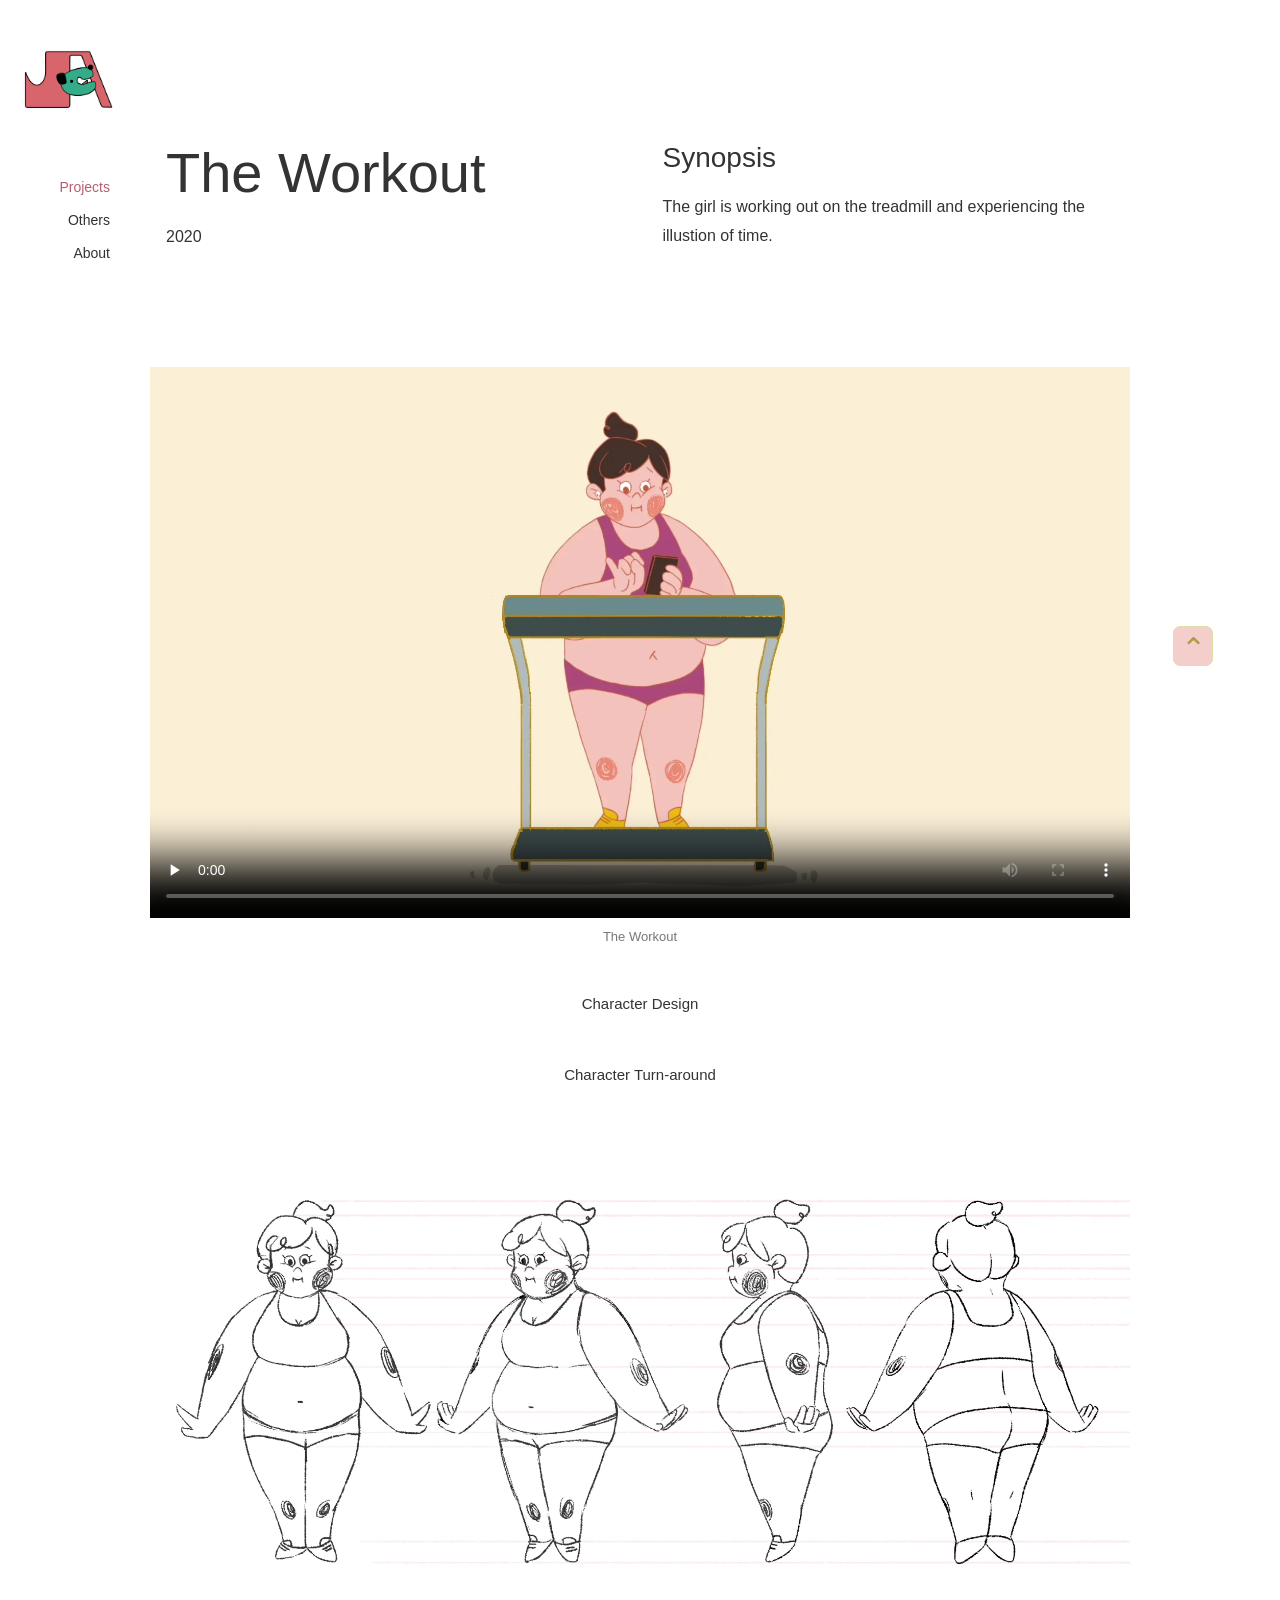
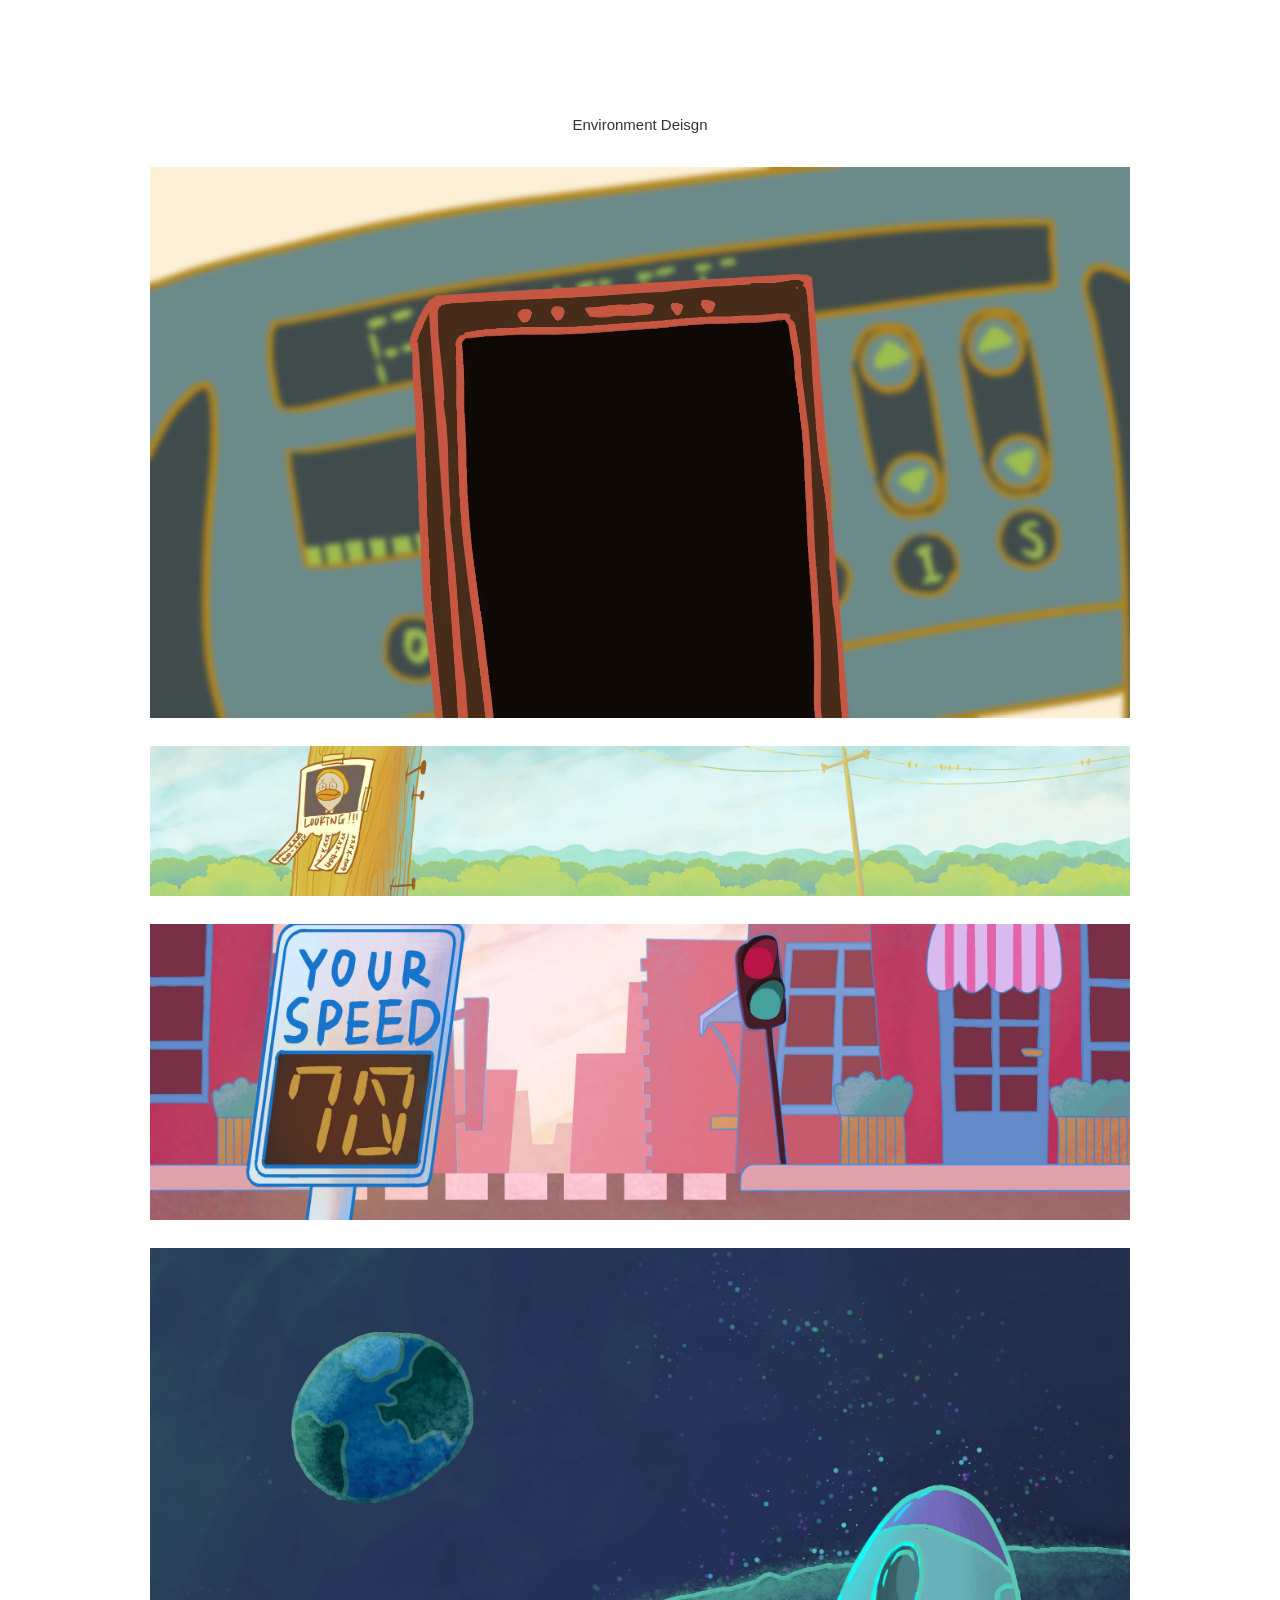
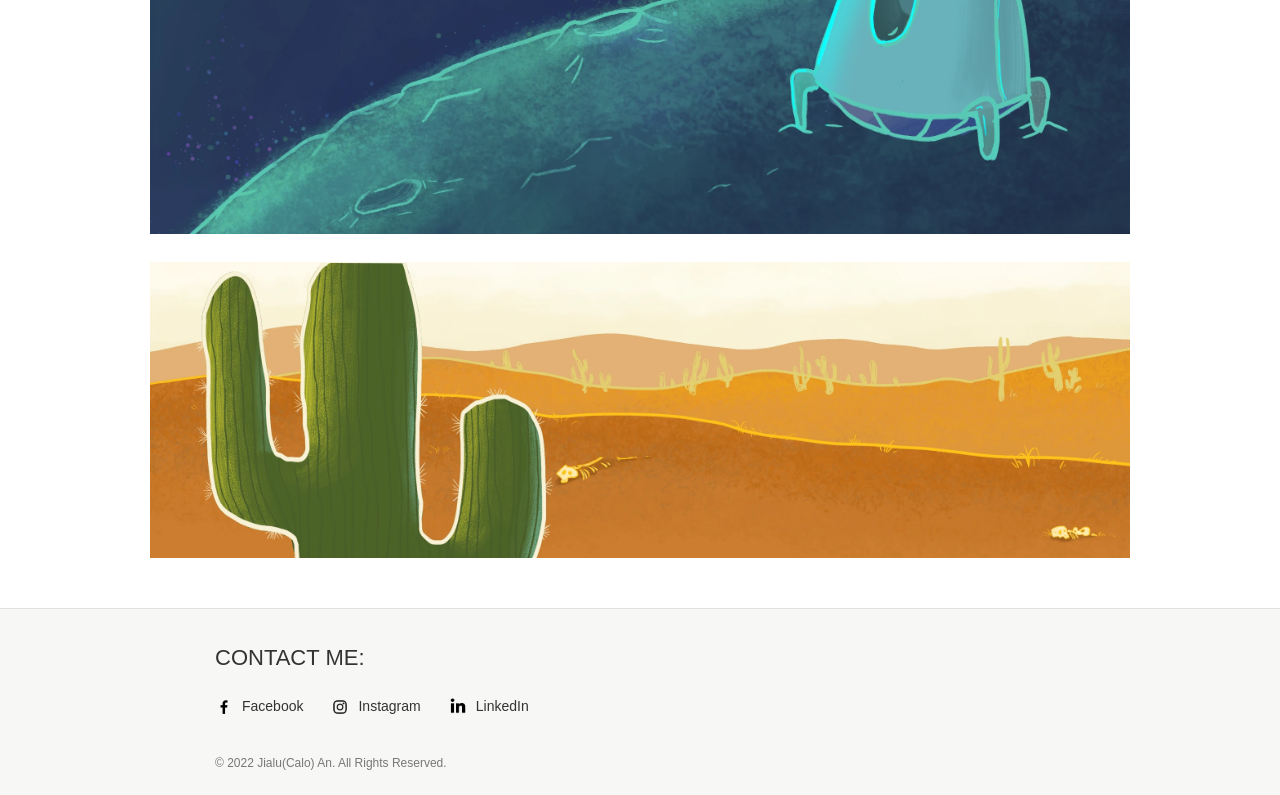
<file: the-workout/index.html>
<!doctype html>
<html lang="en"><head><meta charset="utf-8"><meta name="viewport" content="width=device-width, initial-scale=1"><title>The Workout | Calooartist</title><meta name="description" content="The Workout — animation and illustration by Calo (Jialu) An."><link rel="icon" href="../assets/015647_2101d35818694599838579247af995f4~mv2.webp" type="image/webp"><link rel="stylesheet" href="../styles.css"><script src="../site.js" defer></script><meta property="og:title" content="The Workout"><meta property="og:type" content="website"></head><body class="page-the-workout"><a class="skip" href="#main">Skip to content</a><header class="sidebar"><a class="logo" href="../" aria-label="Calooartist home"><img src="../assets/015647_2101d35818694599838579247af995f4~mv2.webp" alt="Calo An hand-drawn logo" width="113" height="91"></a><nav aria-label="Main navigation"><a href="../projects/" aria-current="page">Projects</a><a href="../others/" >Others</a><a href="../about-1/" >About</a></nav></header><main id="main" class="site-main"><div class="group"><div class="group"><div class="section"><div class="columns"><div class="group"><div class="text"><h1 style="font-size:56px; line-height:normal;"><span style="letter-spacing:normal;"><span style="font-size:56px;">The Workout</span></span></h1></div><div class="text"><p style="font-size:16px; line-height:1.8em;"><span style="letter-spacing:normal;"><span style="font-size:16px;">2020</span></span></p></div></div><div class="group"><div class="text"><h5 style="font-size:28px;">Synopsis</h5></div><div class="text"><p style="font-size:16px; line-height:1.8em;"><span style="letter-spacing:normal;"><span style="font-size:16px;">The girl is working out on the treadmill and experiencing the illustion of time.</span></span></p></div></div></div></div><div class="section"></div><div class="section"><figure class="film"><video controls playsinline preload="none" poster="../assets/015647_aa2a614ea6b64b368f3eff94ddab65cef000.webp" aria-label="The Workout"><source src="../assets/015647_aa2a614ea6b64b368f3eff94ddab65ce.mp4" type="video/mp4">Your browser does not support this video. <a href="../assets/015647_aa2a614ea6b64b368f3eff94ddab65ce.mp4">Download video</a></video><figcaption>The Workout</figcaption></figure><div class="text"><h6 style="text-align:center; font-size:15px;">Character Design</h6></div><div class="text"><h6 style="text-align:center; font-size:15px;">Character Turn-around</h6></div><button class="artwork " type="button" data-zoom="../assets/015647_2ed3c6ebfce243768422e1ad4688ebd1~mv2.webp" aria-label="Enlarge RUNcharacter.jpg"><img src="../assets/015647_2ed3c6ebfce243768422e1ad4688ebd1~mv2.webp" alt="RUNcharacter.jpg" width="1920" height="1080" loading="lazy" decoding="async"></button><div class="text"><h6 style="text-align:center; font-size:15px;">Environment Deisgn</h6></div><button class="artwork " type="button" data-zoom="../assets/015647_5145017155054908b78bda8aecce41db~mv2.webp" aria-label="Enlarge shot02-bg.png"><img src="../assets/015647_5145017155054908b78bda8aecce41db~mv2.webp" alt="shot02-bg.png" width="1920" height="1080" loading="lazy" decoding="async"></button><button class="artwork " type="button" data-zoom="../assets/015647_59bb1e6dba5f4bc1849f9071600bc433~mv2.webp" aria-label="Enlarge shot04-01-bg.png"><img src="../assets/015647_59bb1e6dba5f4bc1849f9071600bc433~mv2.webp" alt="shot04-01-bg.png" width="7061" height="1080" loading="lazy" decoding="async"></button><button class="artwork " type="button" data-zoom="../assets/015647_0a13296a258940c6b5372f79b94c1a54~mv2.webp" aria-label="Enlarge shot04-02-bg.png"><img src="../assets/015647_0a13296a258940c6b5372f79b94c1a54~mv2.webp" alt="shot04-02-bg.png" width="3578" height="1080" loading="lazy" decoding="async"></button><button class="artwork " type="button" data-zoom="../assets/015647_6fd2dfe87b7e4ba59e56ee0c9de4b9b5~mv2.webp" aria-label="Enlarge shot04-03-bg.png"><img src="../assets/015647_6fd2dfe87b7e4ba59e56ee0c9de4b9b5~mv2.webp" alt="shot04-03-bg.png" width="2374" height="1421" loading="lazy" decoding="async"></button><button class="artwork " type="button" data-zoom="../assets/015647_7a7359f772e64f12bbeb80813bde5cf8~mv2.webp" aria-label="Enlarge shot04-04-bg.png"><img src="../assets/015647_7a7359f772e64f12bbeb80813bde5cf8~mv2.webp" alt="shot04-04-bg.png" width="3578" height="1080" loading="lazy" decoding="async"></button></div></div></div></main><footer><div class="footer-inner"><h2>CONTACT ME:</h2><div class="socials"><a href="https://www.facebook.com/calo.an.7370" target="_blank" rel="noopener noreferrer"><img src="../assets/0fdef751204647a3bbd7eaa2827ed4f9.webp" width="18" height="18" alt="">Facebook</a><a href="https://www.instagram.com/calooan13/?hl=en" target="_blank" rel="noopener noreferrer"><img src="../assets/01c3aff52f2a4dffa526d7a9843d46ea.webp" width="18" height="18" alt="">Instagram</a><a href="https://www.linkedin.com/in/jialu-an-237a7b201/" target="_blank" rel="noopener noreferrer"><img src="../assets/11062b_72c275822d4344358ee379f14e7e115f~mv2.webp" width="18" height="18" alt="">LinkedIn</a></div><p>© 2022 Jialu(Calo) An. All Rights Reserved.</p></div></footer><a class="back-top" href="#main" aria-label="Back to top">⌃</a><dialog class="lightbox" aria-label="Artwork viewer"><button class="lightbox-close" type="button" aria-label="Close artwork viewer">×</button><button class="lightbox-prev" type="button" aria-label="Previous artwork">‹</button><figure><img alt=""><figcaption aria-live="polite"></figcaption></figure><button class="lightbox-next" type="button" aria-label="Next artwork">›</button></dialog></body></html>
</file>
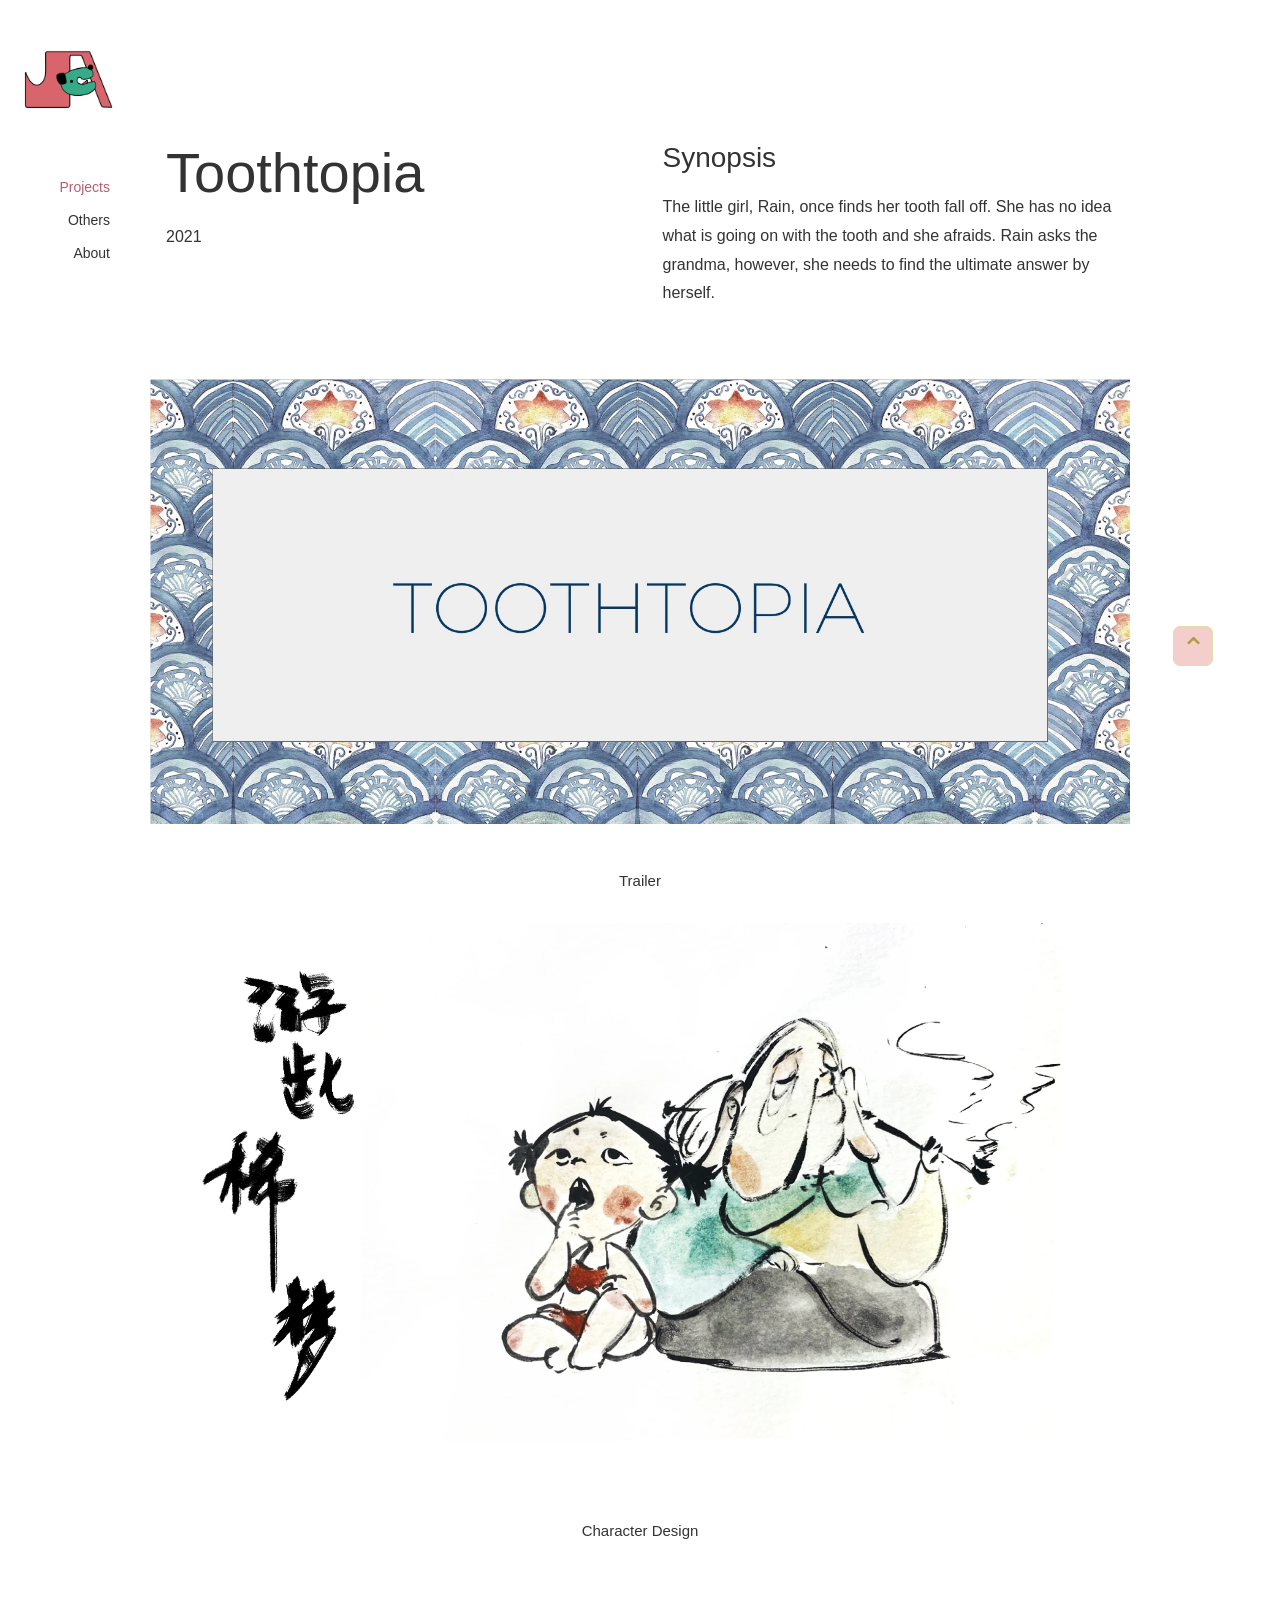
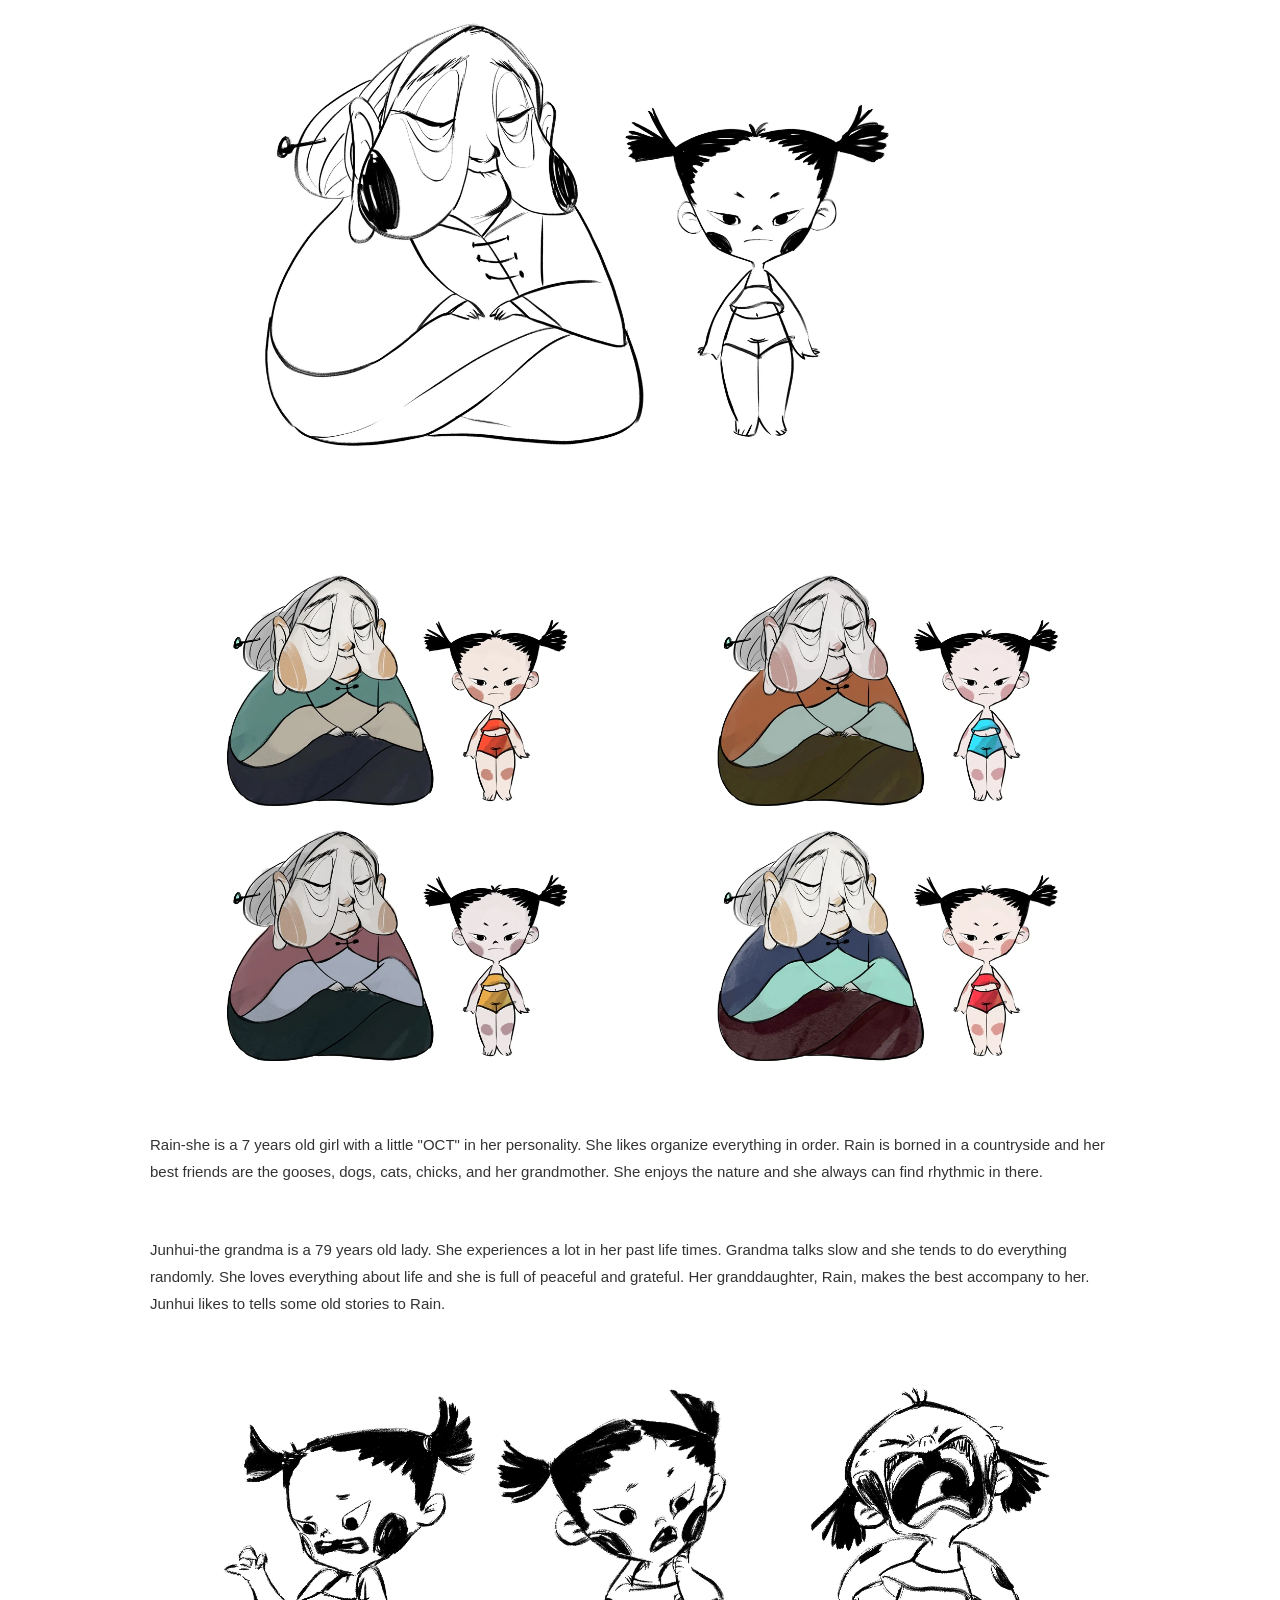
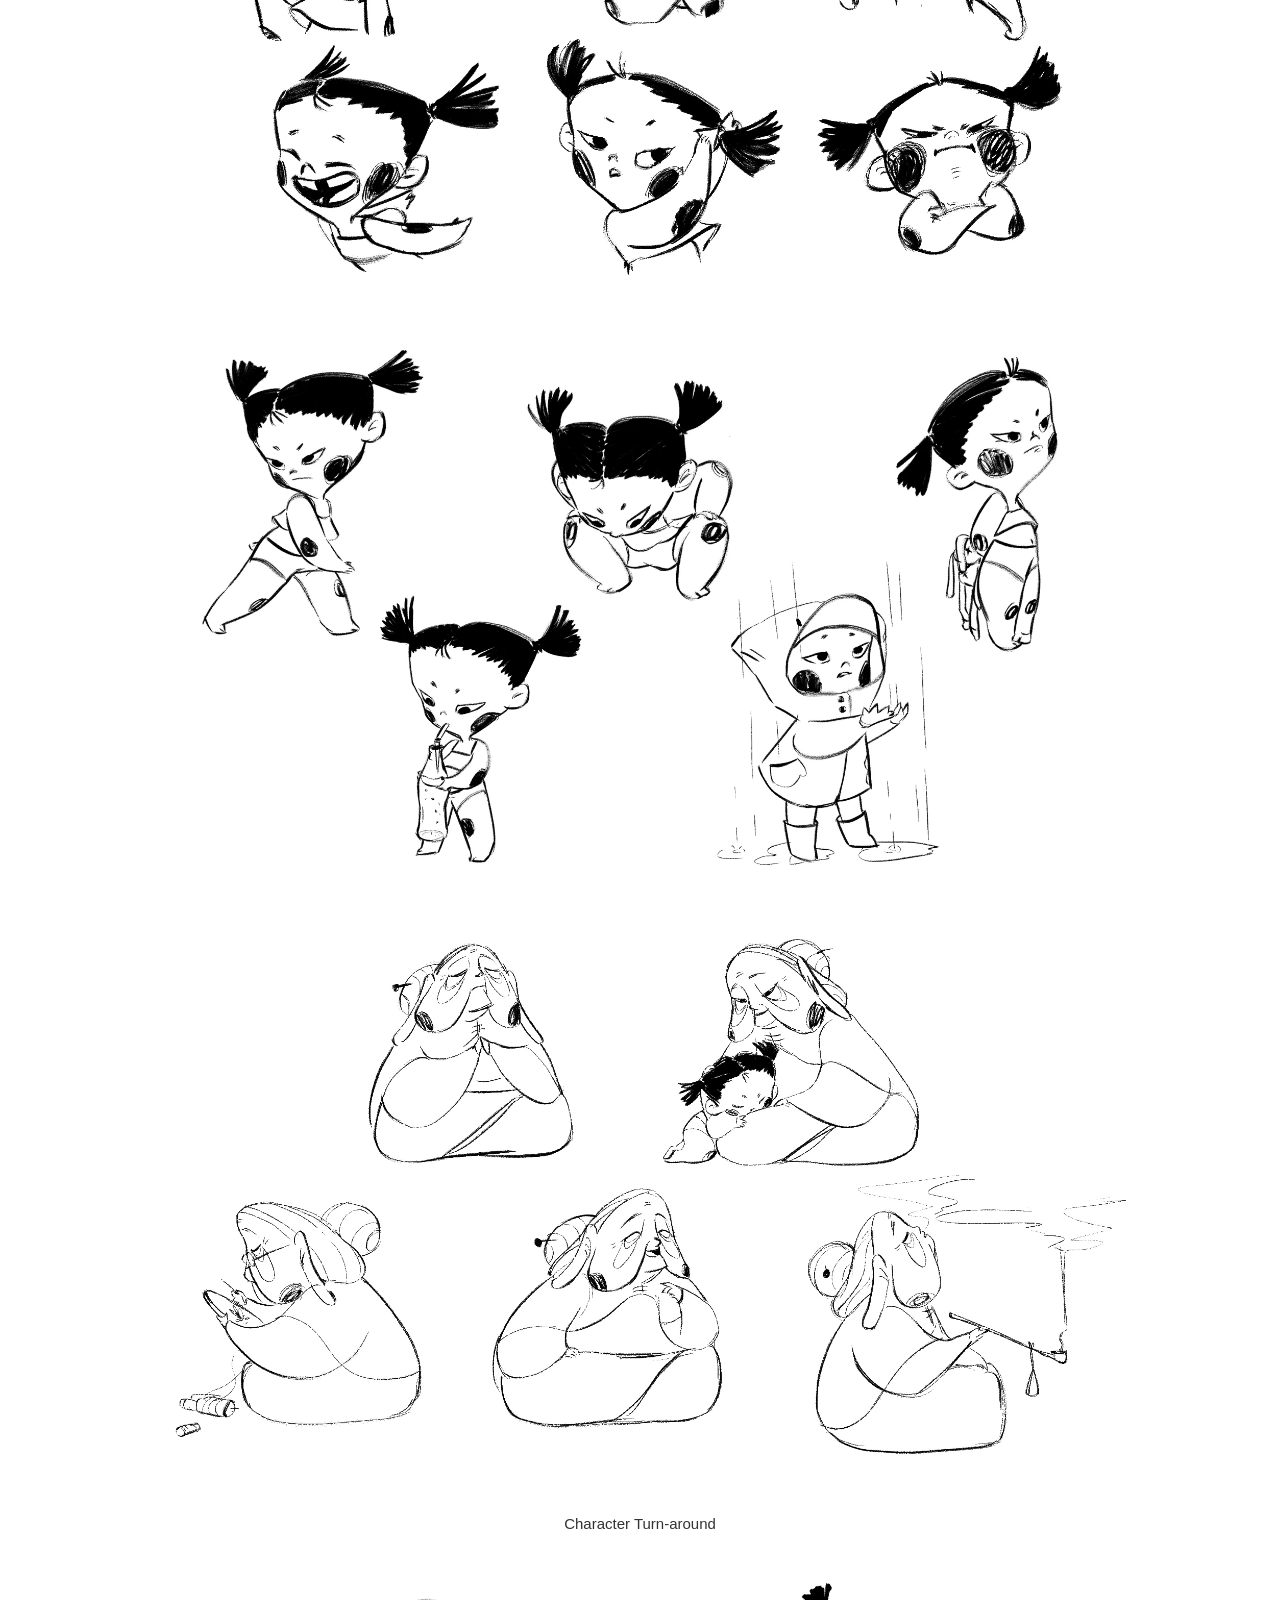
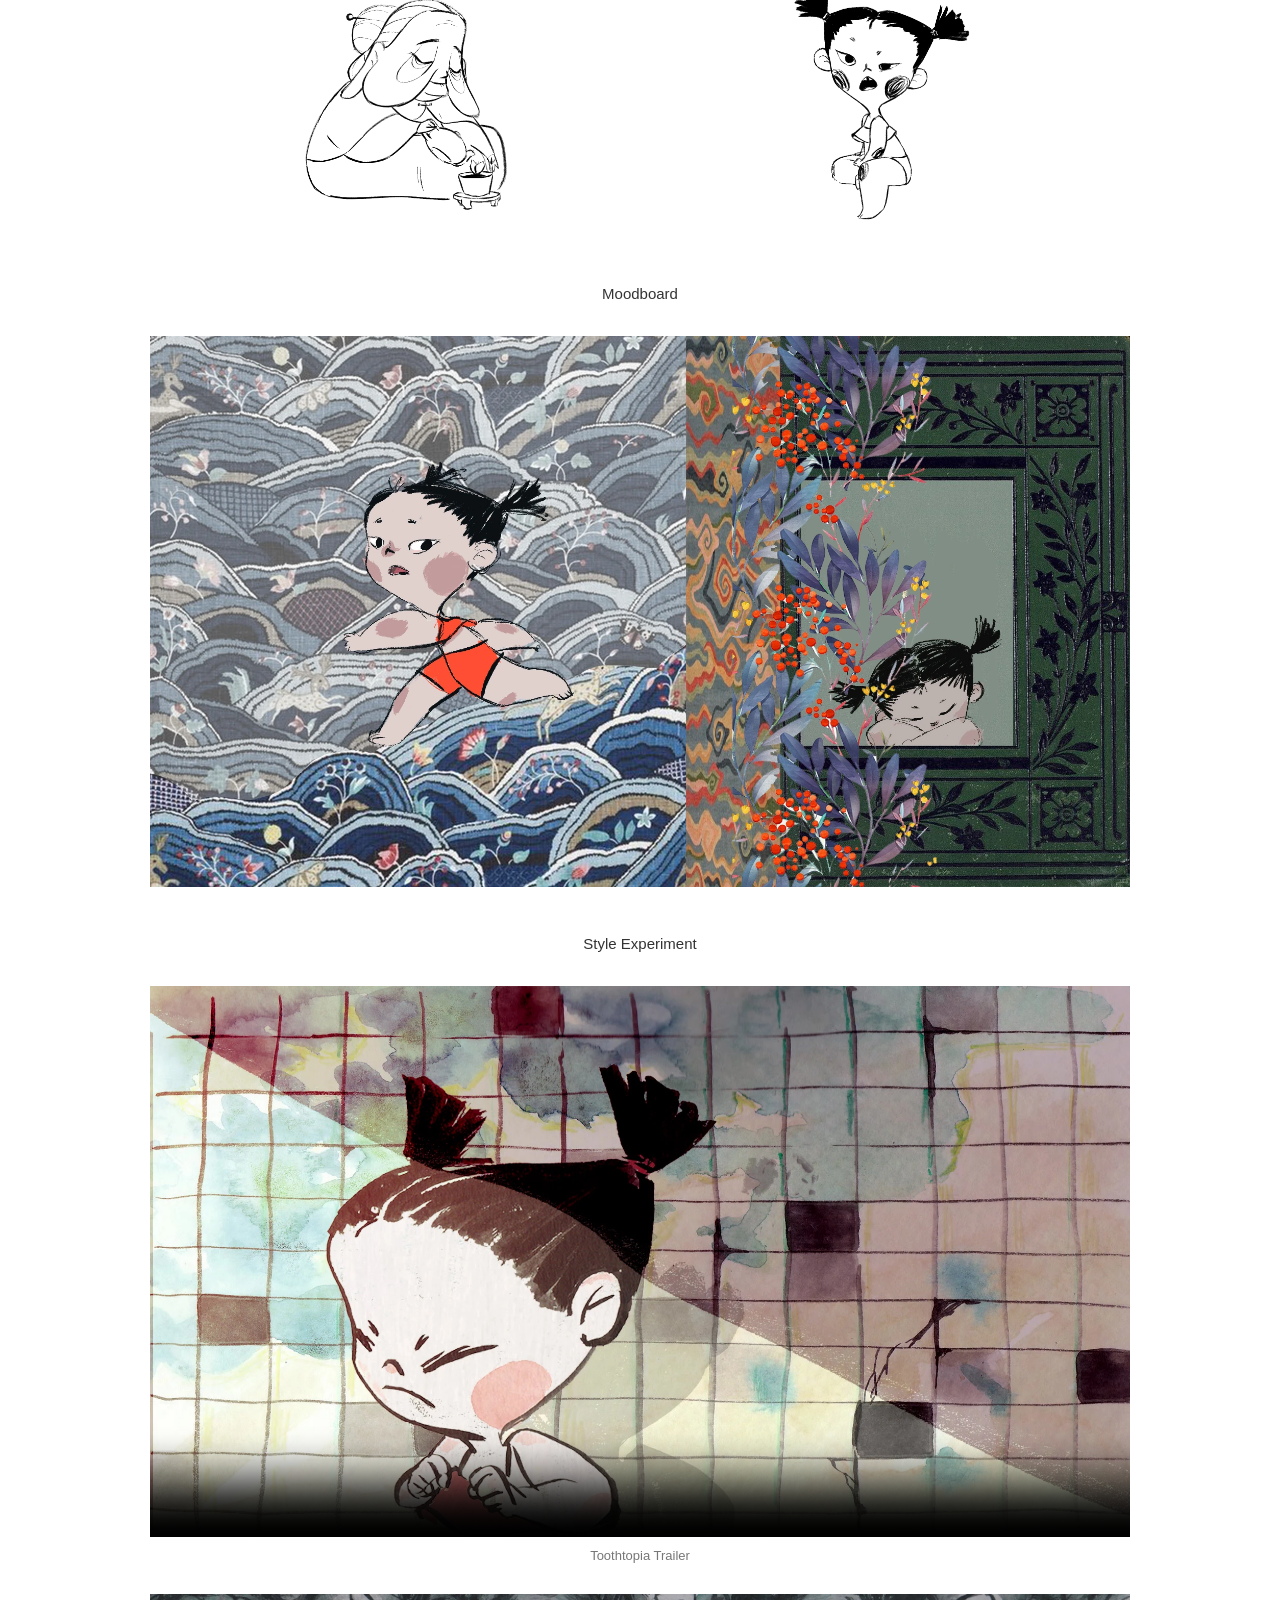
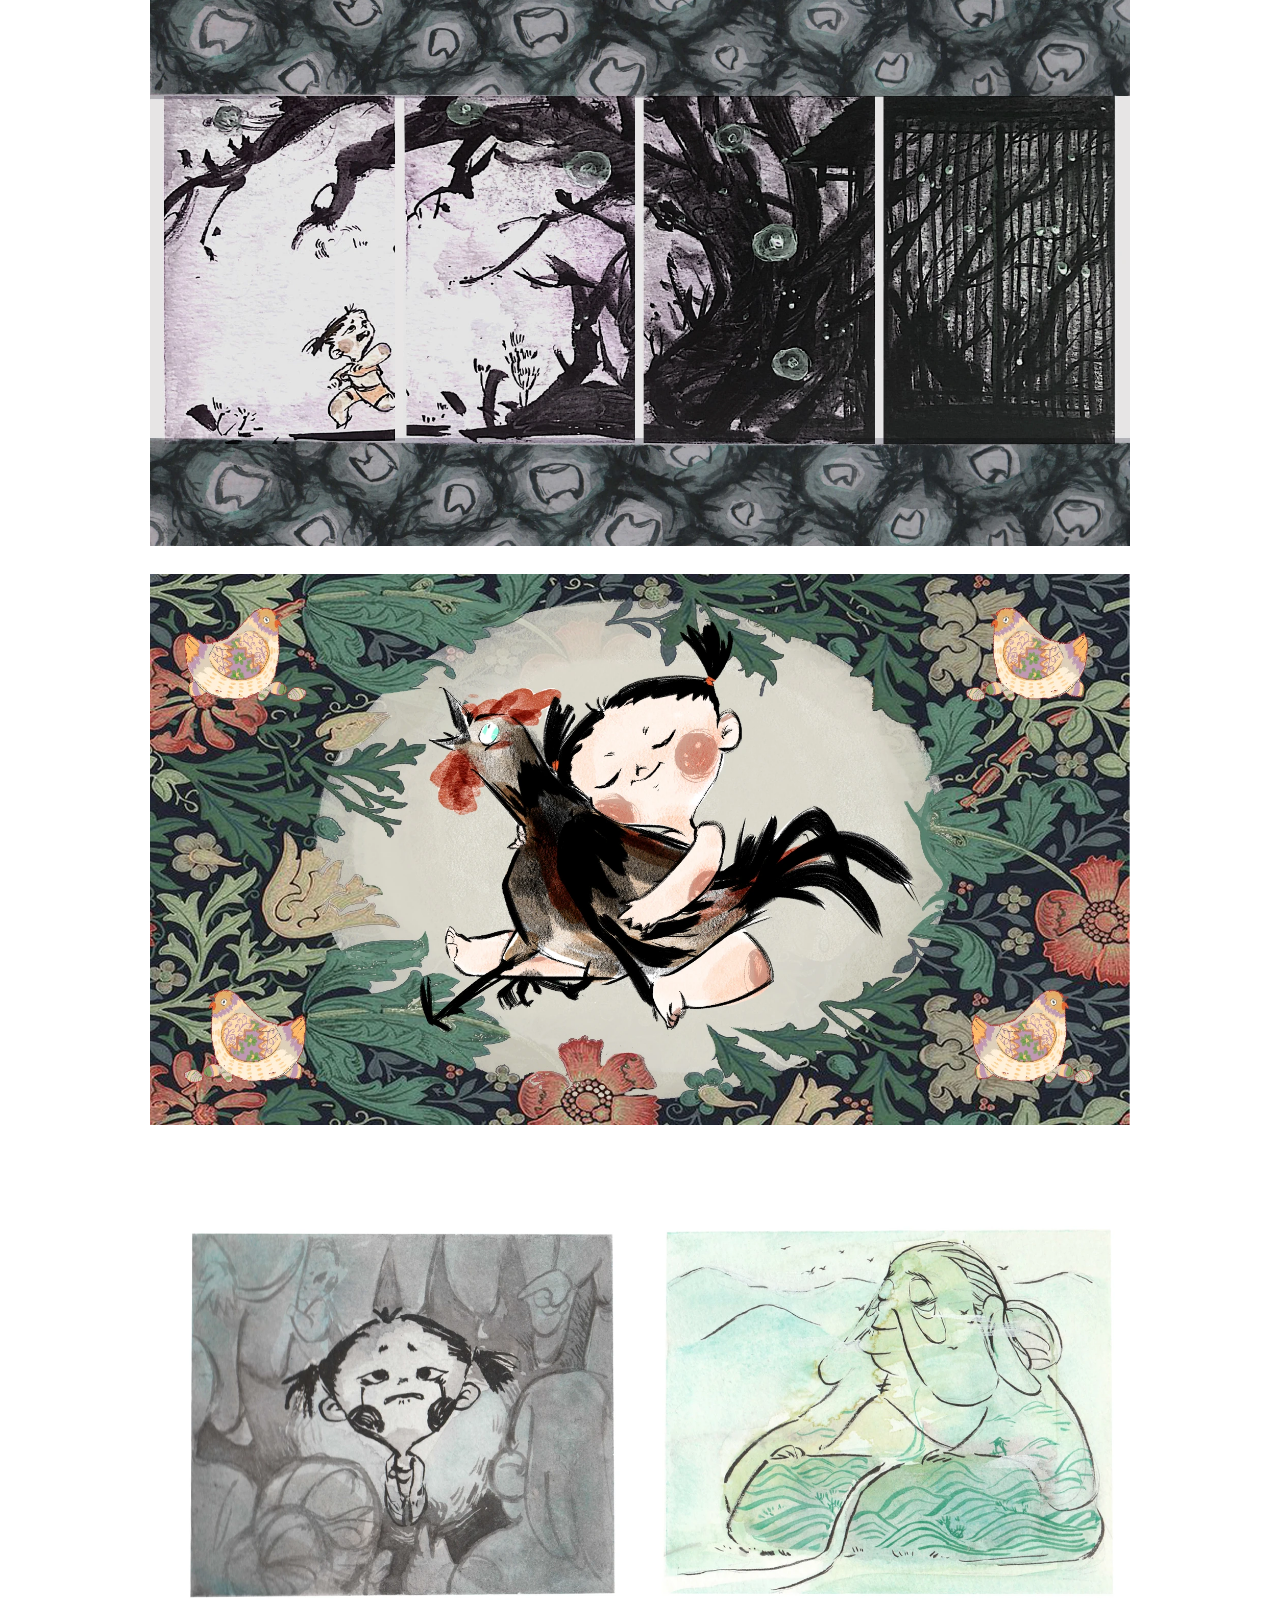
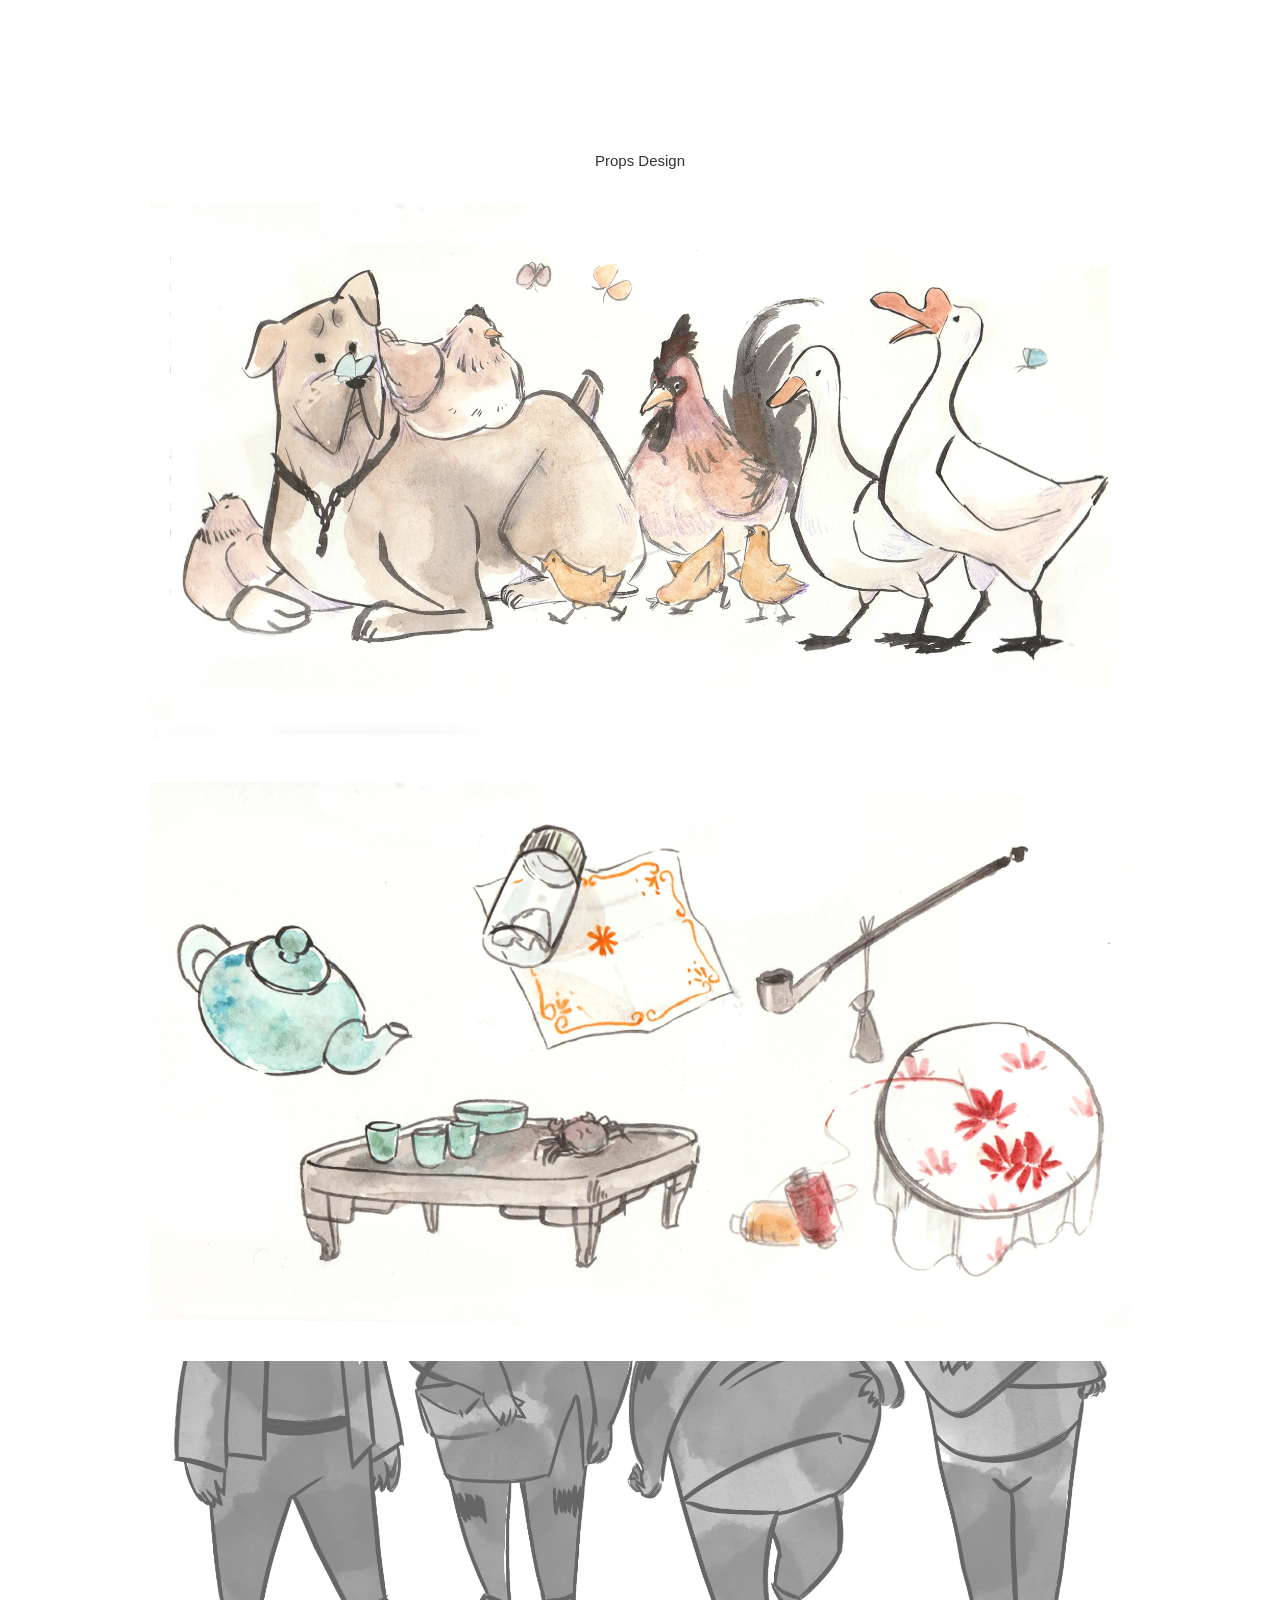
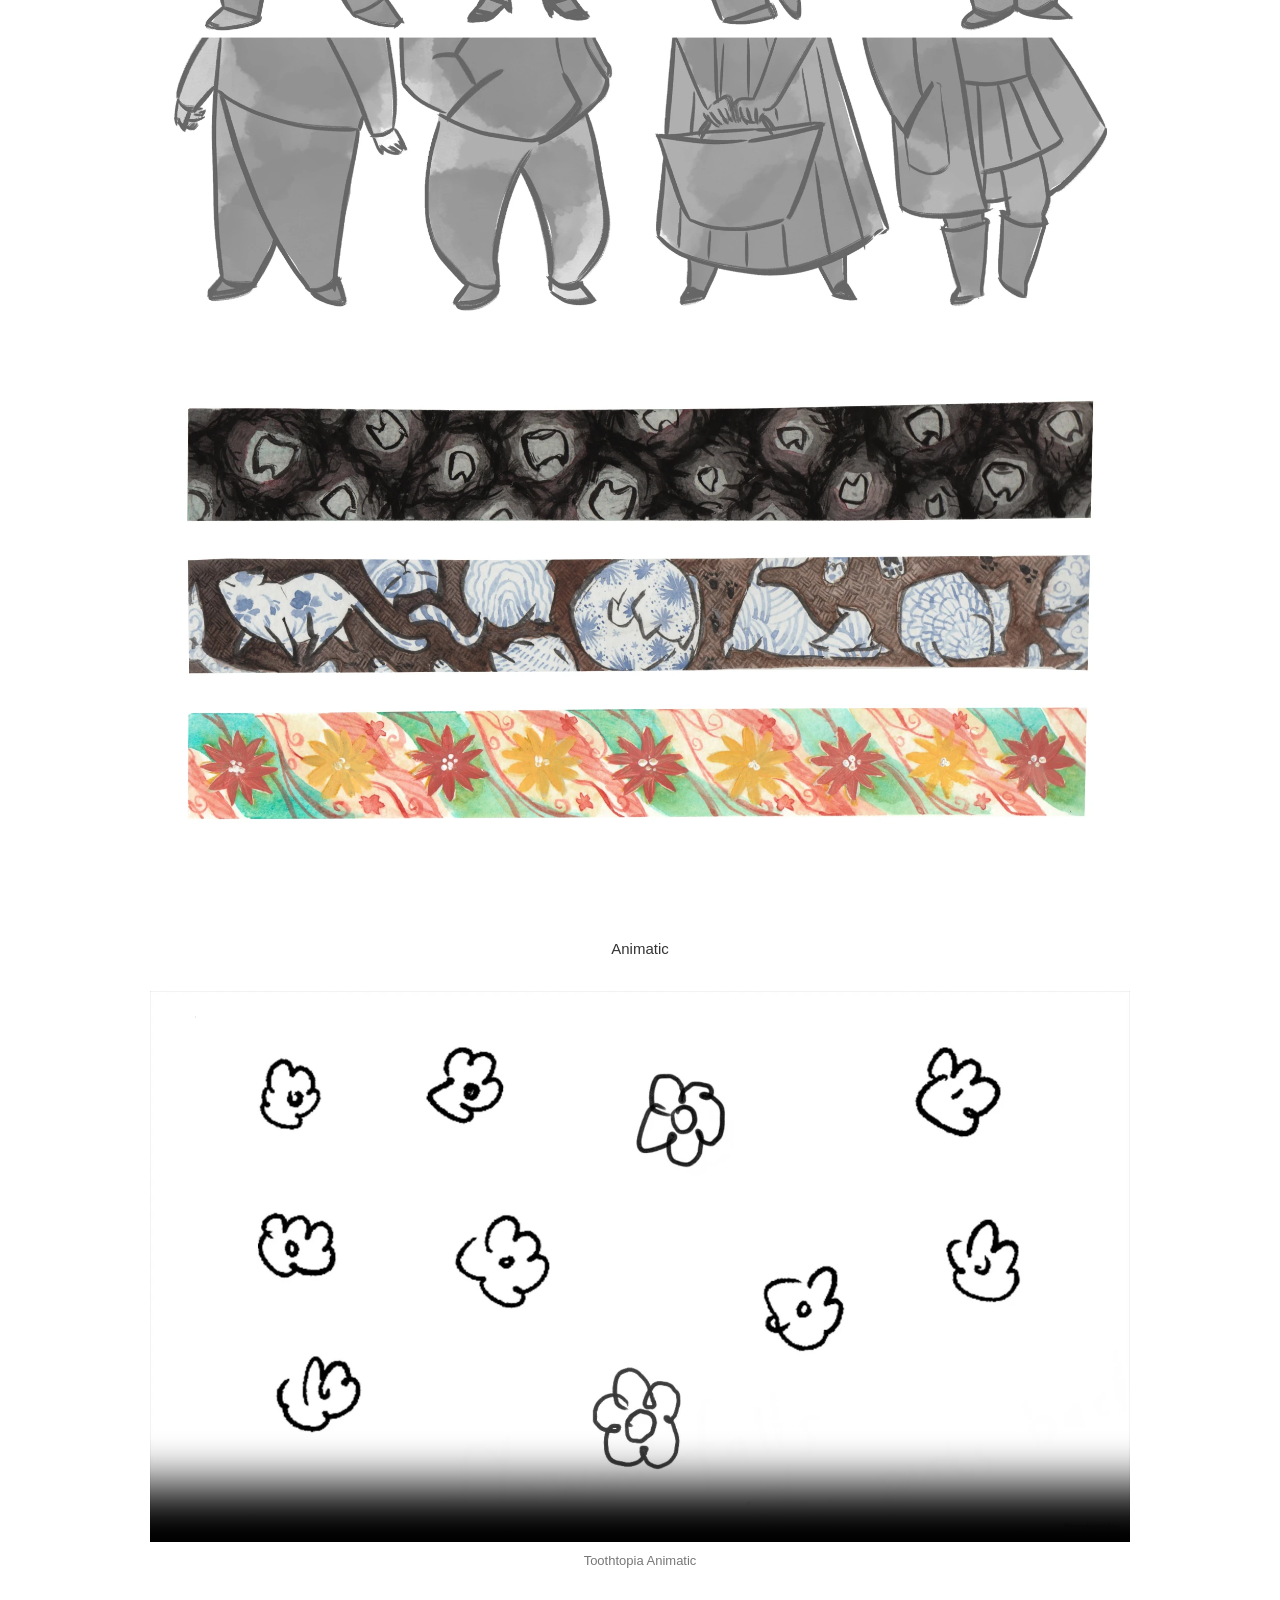
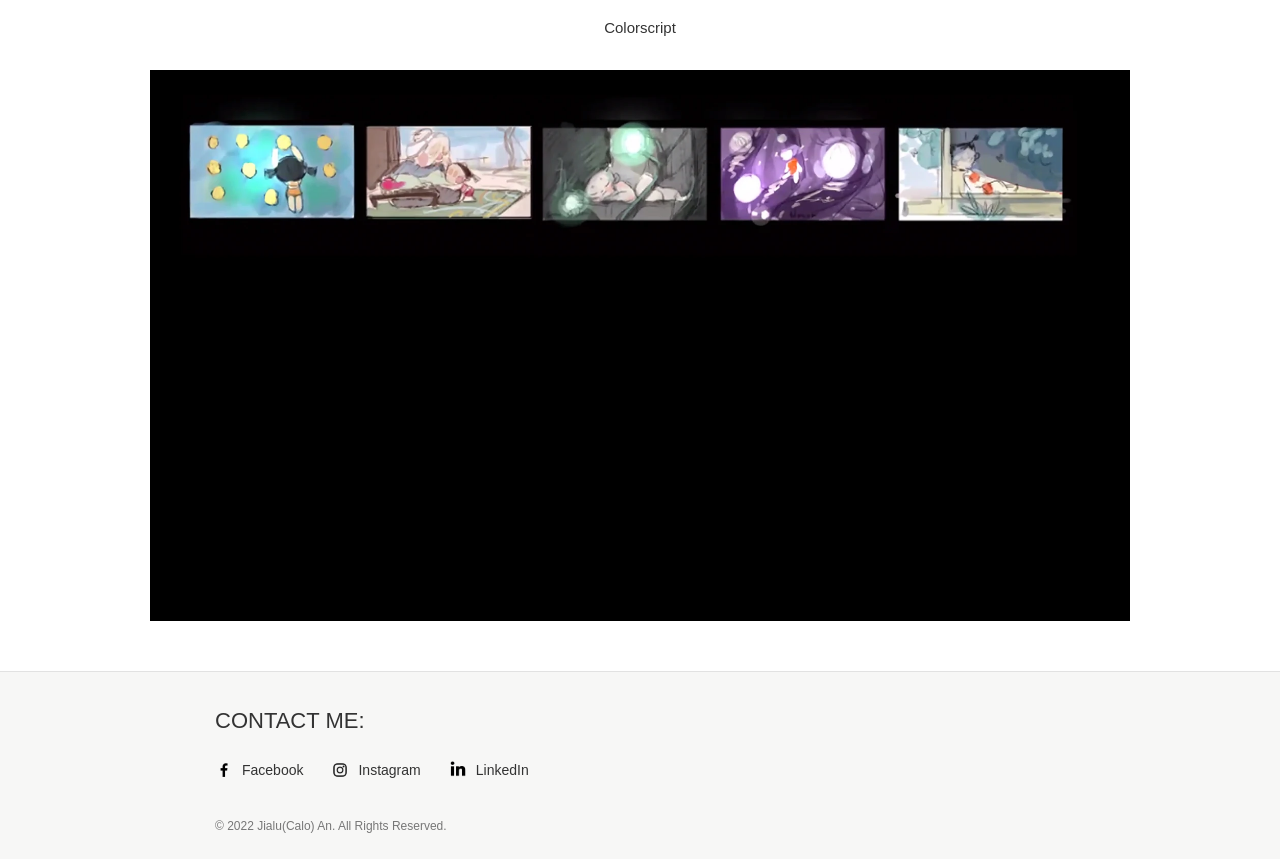
<file: toothtopia/index.html>
<!doctype html>
<html lang="en"><head><meta charset="utf-8"><meta name="viewport" content="width=device-width, initial-scale=1"><title>Toothtopia | Calooartist</title><meta name="description" content="Toothtopia — animation and illustration by Calo (Jialu) An."><link rel="icon" href="../assets/015647_2101d35818694599838579247af995f4~mv2.webp" type="image/webp"><link rel="stylesheet" href="../styles.css"><script src="../site.js" defer></script><meta property="og:title" content="Toothtopia"><meta property="og:type" content="website"></head><body class="page-toothtopia"><a class="skip" href="#main">Skip to content</a><header class="sidebar"><a class="logo" href="../" aria-label="Calooartist home"><img src="../assets/015647_2101d35818694599838579247af995f4~mv2.webp" alt="Calo An hand-drawn logo" width="113" height="91"></a><nav aria-label="Main navigation"><a href="../projects/" aria-current="page">Projects</a><a href="../others/" >Others</a><a href="../about-1/" >About</a></nav></header><main id="main" class="site-main"><div class="group"><div class="group"><div class="section"><div class="columns"><div class="group"><div class="text"><h1 style="font-size:56px; line-height:normal;"><span style="letter-spacing:normal;"><span style="font-size:56px;">Toothtopia</span></span></h1></div><div class="text"><p style="font-size:16px; line-height:1.8em;"><span style="letter-spacing:normal;"><span style="font-size:16px;">2021</span></span></p></div></div><div class="group"><div class="text"><h5 style="font-size:28px;">Synopsis</h5></div><div class="text"><p style="font-size:16px; line-height:1.8em;"><span style="letter-spacing:normal;"><span style="font-size:16px;">The little girl, Rain, once finds her tooth fall off. She has no idea what is going on with the tooth and she afraids. Rain asks the grandma, however, she needs to find the ultimate answer by herself.</span></span></p></div></div></div><div class="group"><div class="group"><button class="artwork " type="button" data-zoom="../assets/015647_9778e528923443ab9655a84144e17fd0~mv2.webp" aria-label="Enlarge 屏幕截图 2022-07-23 233705.png"><img src="../assets/015647_9778e528923443ab9655a84144e17fd0~mv2.webp" alt="屏幕截图 2022-07-23 233705.png" width="1599" height="726" loading="lazy" decoding="async"></button></div></div><div class="text"><h6 style="text-align:center; font-size:15px;">Trailer</h6></div><button class="artwork " type="button" data-zoom="../assets/015647_955890ab04a640c28e10b0f949586d83~mv2.webp" aria-label="Enlarge Styletest_01_CaloAn.jpg"><img src="../assets/015647_955890ab04a640c28e10b0f949586d83~mv2.webp" alt="Styletest_01_CaloAn.jpg" width="1920" height="1080" loading="lazy" decoding="async"></button><div class="text"><h6 style="text-align:center; font-size:15px;">Character Design</h6></div><button class="artwork " type="button" data-zoom="../assets/015647_21f4419cee33432bb375a0b58292da93~mv2.webp" aria-label="Enlarge cc01.jpg"><img src="../assets/015647_21f4419cee33432bb375a0b58292da93~mv2.webp" alt="cc01.jpg" width="1920" height="1080" loading="lazy" decoding="async"></button><button class="artwork " type="button" data-zoom="../assets/015647_9f7232fc3067477c805ab7837647490d~mv2.webp" aria-label="Enlarge ColorVariation_CaloAn.jpg"><img src="../assets/015647_9f7232fc3067477c805ab7837647490d~mv2.webp" alt="ColorVariation_CaloAn.jpg" width="1920" height="1080" loading="lazy" decoding="async"></button><div class="text"><p style="font-size:15px;">Rain-she is a 7 years old girl with a little &quot;OCT&quot; in her personality. She likes organize everything in order. Rain is borned in a countryside and her best friends are the gooses, dogs, cats, chicks, and her grandmother. She enjoys the nature and she always can find rhythmic in there.</p>

<p style="font-size:15px;"><span>​</span></p>

<p style="font-size:15px;">Junhui-the grandma is a 79 years old lady. She experiences a lot in her past life times. Grandma talks slow and she tends to do everything randomly. She loves everything about life and she is full of peaceful and grateful. Her granddaughter, Rain, makes the best accompany to her. Junhui likes to tells some old stories to Rain.</p></div><button class="artwork " type="button" data-zoom="../assets/015647_3fe1adeb1a5f4f9cb407567f427de364~mv2.webp" aria-label="Enlarge RainExpression_CaloAn.jpg"><img src="../assets/015647_3fe1adeb1a5f4f9cb407567f427de364~mv2.webp" alt="RainExpression_CaloAn.jpg" width="1920" height="1080" loading="lazy" decoding="async"></button><button class="artwork " type="button" data-zoom="../assets/015647_889cec5a93bb495a9e2df6eeaed94238~mv2.webp" aria-label="Enlarge Rainposes_CaloAn.jpg"><img src="../assets/015647_889cec5a93bb495a9e2df6eeaed94238~mv2.webp" alt="Rainposes_CaloAn.jpg" width="1920" height="1080" loading="lazy" decoding="async"></button><button class="artwork " type="button" data-zoom="../assets/015647_c0cb5216afe644abb4be35ae1dc09a04~mv2.webp" aria-label="Enlarge GrandmaPoses_CaloAn.jpg"><img src="../assets/015647_c0cb5216afe644abb4be35ae1dc09a04~mv2.webp" alt="GrandmaPoses_CaloAn.jpg" width="1920" height="1080" loading="lazy" decoding="async"></button><div class="text"><h6 style="text-align:center; font-size:15px;">Character Turn-around</h6></div><button class="artwork half" type="button" data-zoom="../assets/015647_b5e6321032db4789a1bca12f655fc2d4~mv2.gif" aria-label="Enlarge GrandmaTurnAround_CaloAn.gif"><img src="../assets/015647_b5e6321032db4789a1bca12f655fc2d4~mv2.gif" alt="GrandmaTurnAround_CaloAn.gif" width="1920" height="1080" loading="lazy" decoding="async"></button><button class="artwork half" type="button" data-zoom="../assets/015647_07585b0241b847b4af3b8aa6512f1267~mv2.gif" aria-label="Enlarge RainTurnAround_CaloAn.gif"><img src="../assets/015647_07585b0241b847b4af3b8aa6512f1267~mv2.gif" alt="RainTurnAround_CaloAn.gif" width="1920" height="1080" loading="lazy" decoding="async"></button><div class="text"><h6 style="text-align:center; font-size:15px;">Moodboard</h6></div><button class="artwork " type="button" data-zoom="../assets/015647_a9db338a854a423eb7e8a501d842bfad~mv2.webp" aria-label="Enlarge Moodboard_CaloAn.jpg"><img src="../assets/015647_a9db338a854a423eb7e8a501d842bfad~mv2.webp" alt="Moodboard_CaloAn.jpg" width="1920" height="1080" loading="lazy" decoding="async"></button><div class="text"><h6 style="text-align:center; font-size:15px;">Style Experiment</h6></div><figure class="film"><video controls playsinline preload="none" poster="../assets/015647_afcc66e71b394f5d98541f2338ef01adf000.webp" aria-label="Toothtopia Trailer"><source src="../assets/015647_afcc66e71b394f5d98541f2338ef01ad.mp4" type="video/mp4">Your browser does not support this video. <a href="../assets/015647_afcc66e71b394f5d98541f2338ef01ad.mp4">Download video</a></video><figcaption>Toothtopia Trailer</figcaption></figure><button class="artwork " type="button" data-zoom="../assets/015647_5e89b8083f26455ab302153449e55f75~mv2.webp" aria-label="Enlarge Styletest_03_CaloAn.jpg"><img src="../assets/015647_5e89b8083f26455ab302153449e55f75~mv2.webp" alt="Styletest_03_CaloAn.jpg" width="1920" height="1080" loading="lazy" decoding="async"></button><button class="artwork " type="button" data-zoom="../assets/015647_2ff419c0d15b4bc9b2406958539a7abf~mv2.webp" aria-label="Enlarge Styletest_02_CaloAn.jpg"><img src="../assets/015647_2ff419c0d15b4bc9b2406958539a7abf~mv2.webp" alt="Styletest_02_CaloAn.jpg" width="1920" height="1080" loading="lazy" decoding="async"></button><button class="artwork " type="button" data-zoom="../assets/015647_e1365f0a6bd844bca6c96f8c0c776e75~mv2.webp" aria-label="Enlarge Styletest_05_CaloAn.jpg"><img src="../assets/015647_e1365f0a6bd844bca6c96f8c0c776e75~mv2.webp" alt="Styletest_05_CaloAn.jpg" width="1920" height="1080" loading="lazy" decoding="async"></button><div class="text"><h6 style="text-align:center; font-size:15px;">Props Design</h6></div><button class="artwork " type="button" data-zoom="../assets/015647_35643c15c6804e4da7270bb9977ec58c~mv2.webp" aria-label="Enlarge Props_02_CaloAn.jpg"><img src="../assets/015647_35643c15c6804e4da7270bb9977ec58c~mv2.webp" alt="Props_02_CaloAn.jpg" width="1920" height="1080" loading="lazy" decoding="async"></button><button class="artwork " type="button" data-zoom="../assets/015647_8565b7693ff94f5b8df622ba05232def~mv2.webp" aria-label="Enlarge Props_03_CaloAn.jpg"><img src="../assets/015647_8565b7693ff94f5b8df622ba05232def~mv2.webp" alt="Props_03_CaloAn.jpg" width="1920" height="1080" loading="lazy" decoding="async"></button><button class="artwork " type="button" data-zoom="../assets/015647_7cadae942ec2404b95e3244d82a29fc1~mv2.webp" aria-label="Enlarge Props_01_CaloAn.jpg"><img src="../assets/015647_7cadae942ec2404b95e3244d82a29fc1~mv2.webp" alt="Props_01_CaloAn.jpg" width="1920" height="1080" loading="lazy" decoding="async"></button><button class="artwork " type="button" data-zoom="../assets/015647_52bc2c1e9def482b90a6d188d9605d7e~mv2.webp" aria-label="Enlarge Styletest_04_CaloAn.jpg"><img src="../assets/015647_52bc2c1e9def482b90a6d188d9605d7e~mv2.webp" alt="Styletest_04_CaloAn.jpg" width="1920" height="1080" loading="lazy" decoding="async"></button><div class="text"><h6 style="text-align:center; font-size:15px;">Animatic</h6></div><figure class="film"><video controls playsinline preload="none" poster="../assets/015647_aa579176ca2d4b908e1fa9944e930ec1f000.webp" aria-label="Toothtopia Animatic"><source src="../assets/015647_aa579176ca2d4b908e1fa9944e930ec1.mp4" type="video/mp4">Your browser does not support this video. <a href="../assets/015647_aa579176ca2d4b908e1fa9944e930ec1.mp4">Download video</a></video><figcaption>Toothtopia Animatic</figcaption></figure><div class="text"><h6 style="text-align:center; font-size:15px;">Colorscript</h6></div><button class="artwork " type="button" data-zoom="../assets/015647_8d27f2b297d74030a02b68516c2d49e8~mv2.webp" aria-label="Enlarge ColorScript_CaloAn.jpg"><img src="../assets/015647_8d27f2b297d74030a02b68516c2d49e8~mv2.webp" alt="ColorScript_CaloAn.jpg" width="1920" height="1080" loading="lazy" decoding="async"></button></div></div></div></main><footer><div class="footer-inner"><h2>CONTACT ME:</h2><div class="socials"><a href="https://www.facebook.com/calo.an.7370" target="_blank" rel="noopener noreferrer"><img src="../assets/0fdef751204647a3bbd7eaa2827ed4f9.webp" width="18" height="18" alt="">Facebook</a><a href="https://www.instagram.com/calooan13/?hl=en" target="_blank" rel="noopener noreferrer"><img src="../assets/01c3aff52f2a4dffa526d7a9843d46ea.webp" width="18" height="18" alt="">Instagram</a><a href="https://www.linkedin.com/in/jialu-an-237a7b201/" target="_blank" rel="noopener noreferrer"><img src="../assets/11062b_72c275822d4344358ee379f14e7e115f~mv2.webp" width="18" height="18" alt="">LinkedIn</a></div><p>© 2022 Jialu(Calo) An. All Rights Reserved.</p></div></footer><a class="back-top" href="#main" aria-label="Back to top">⌃</a><dialog class="lightbox" aria-label="Artwork viewer"><button class="lightbox-close" type="button" aria-label="Close artwork viewer">×</button><button class="lightbox-prev" type="button" aria-label="Previous artwork">‹</button><figure><img alt=""><figcaption aria-live="polite"></figcaption></figure><button class="lightbox-next" type="button" aria-label="Next artwork">›</button></dialog></body></html>
</file>
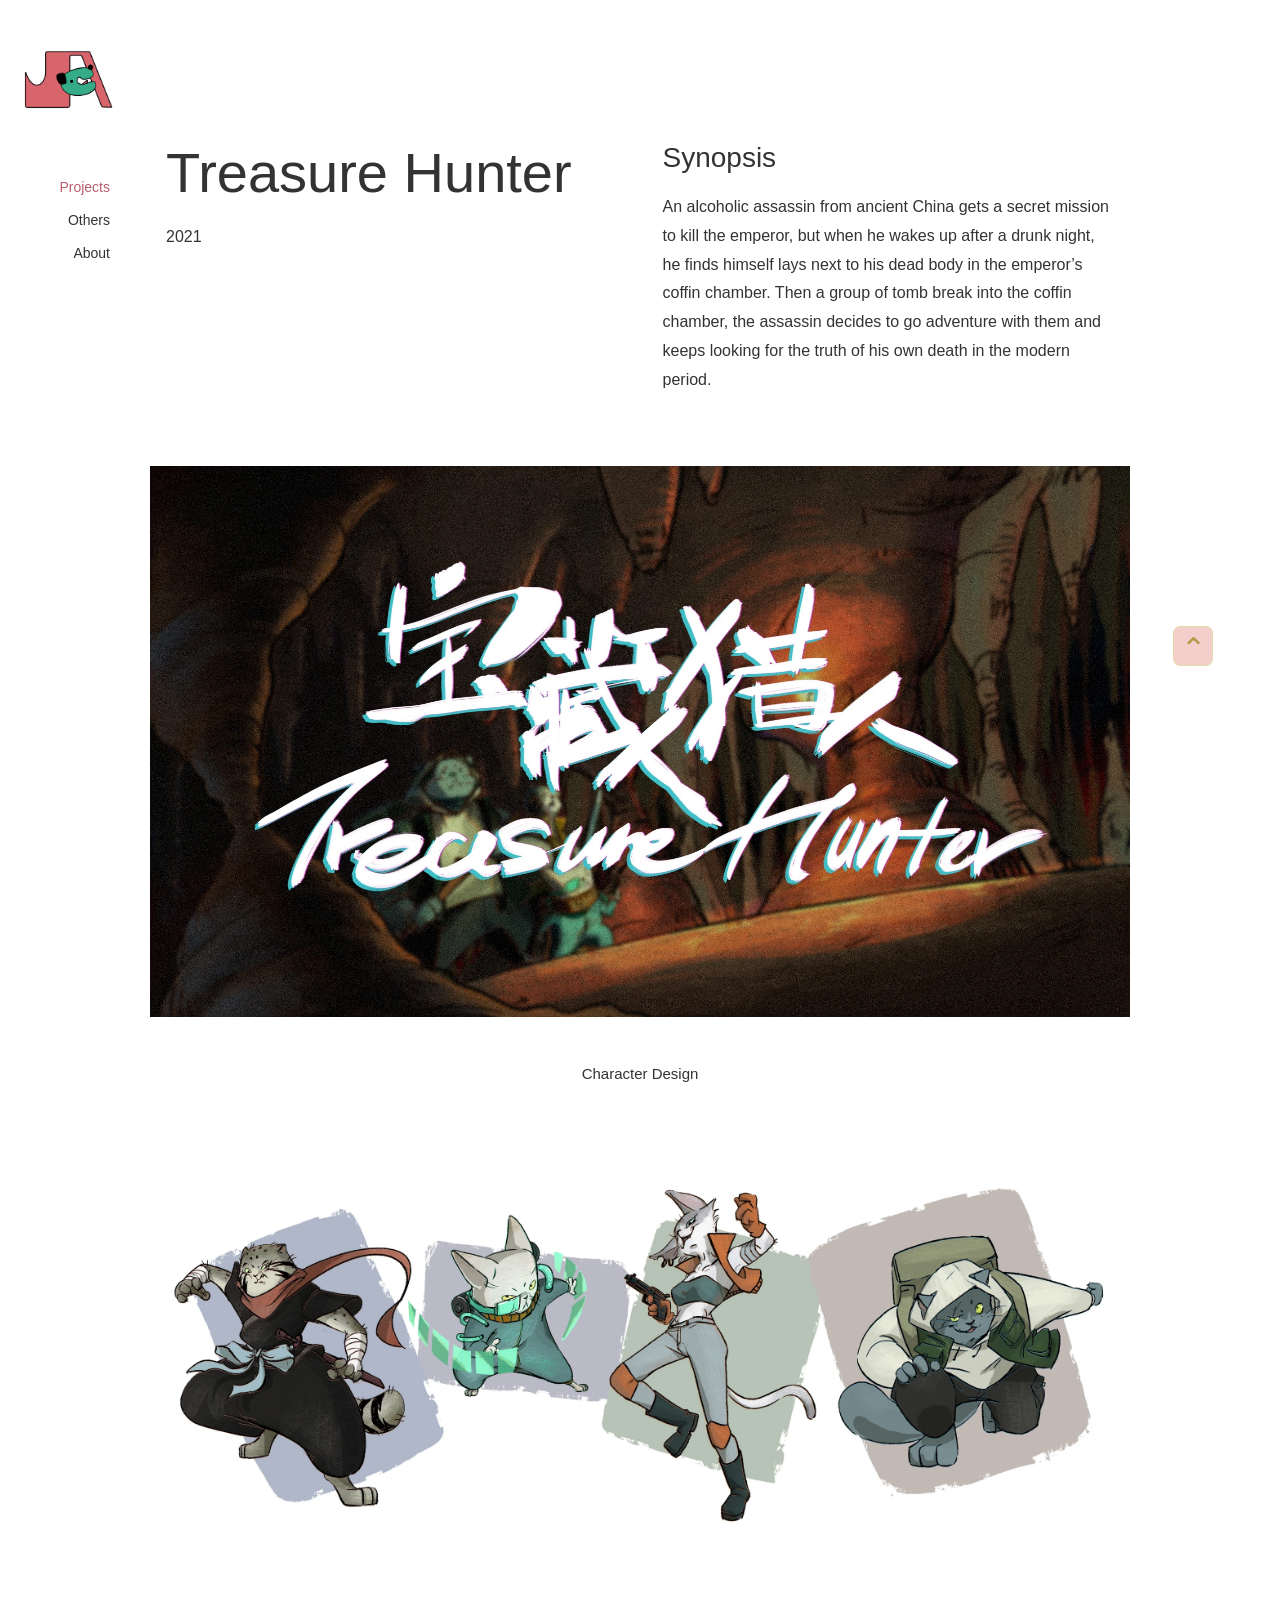
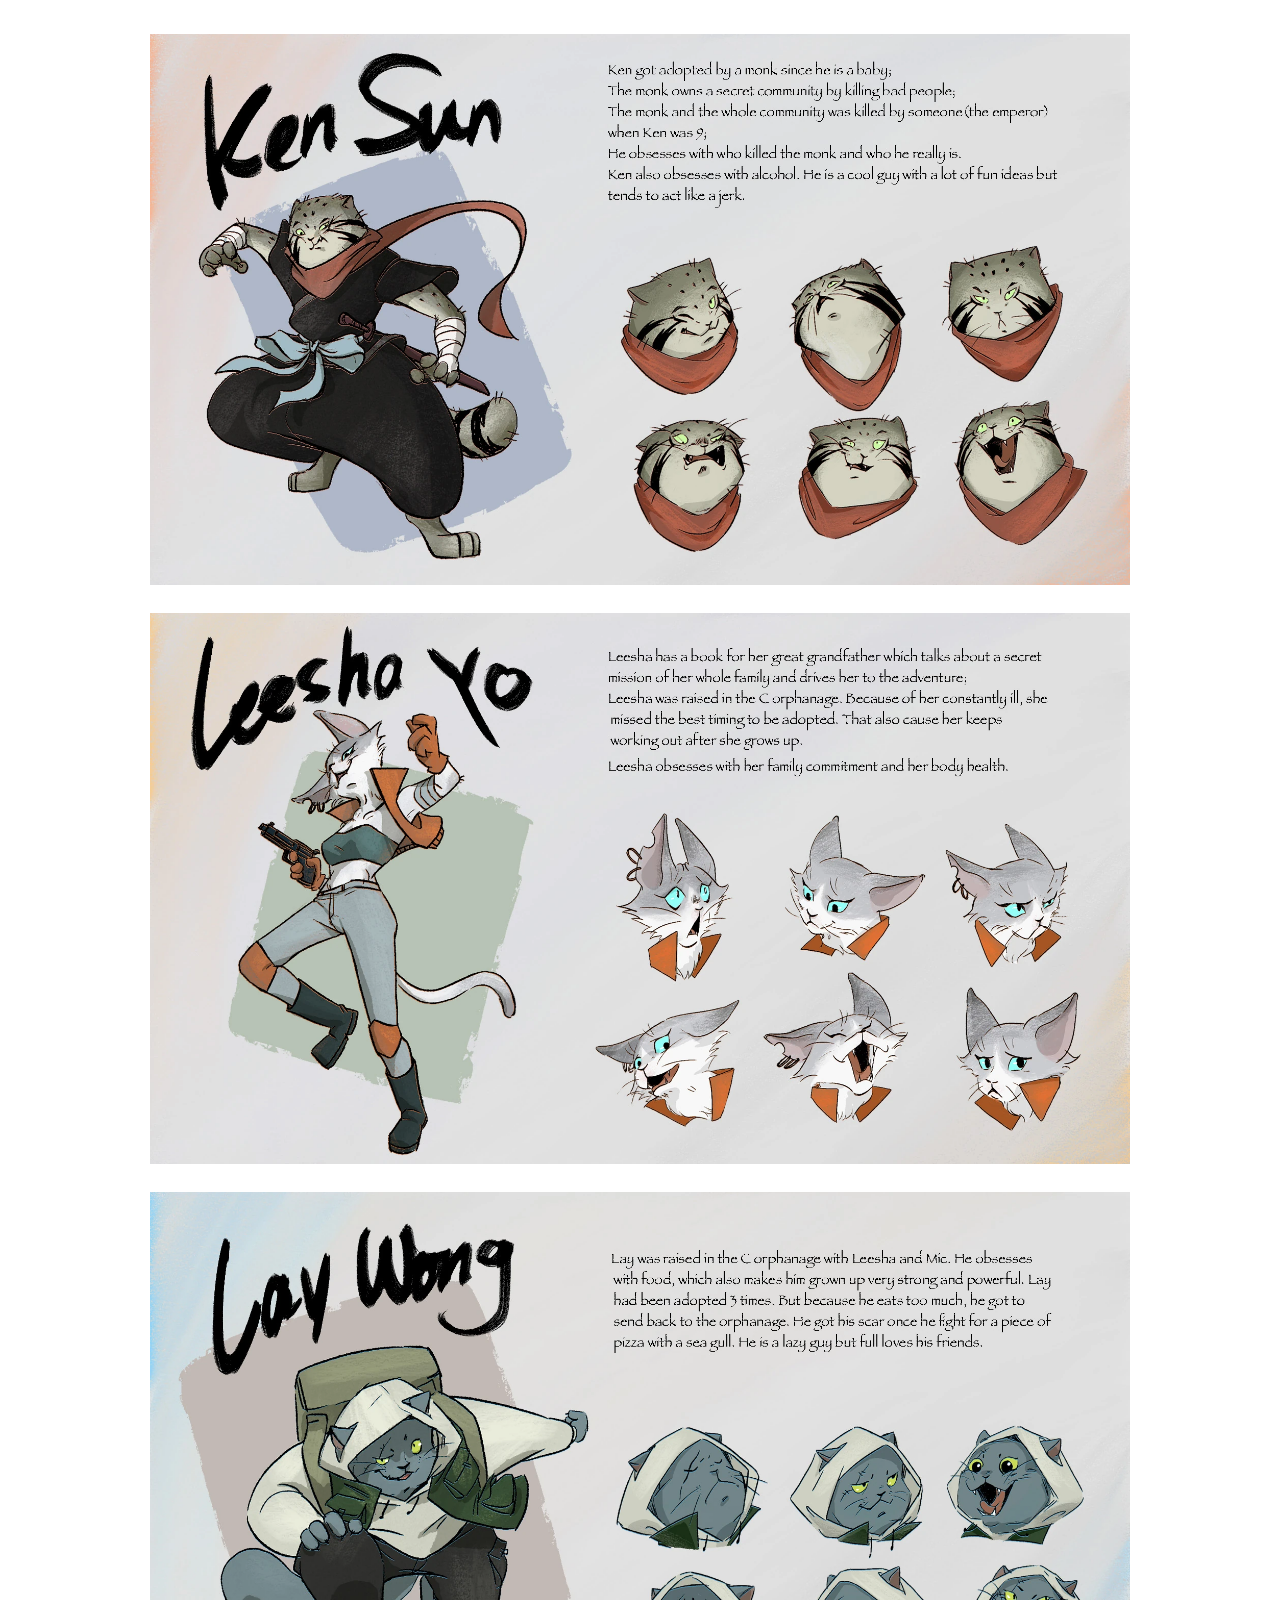
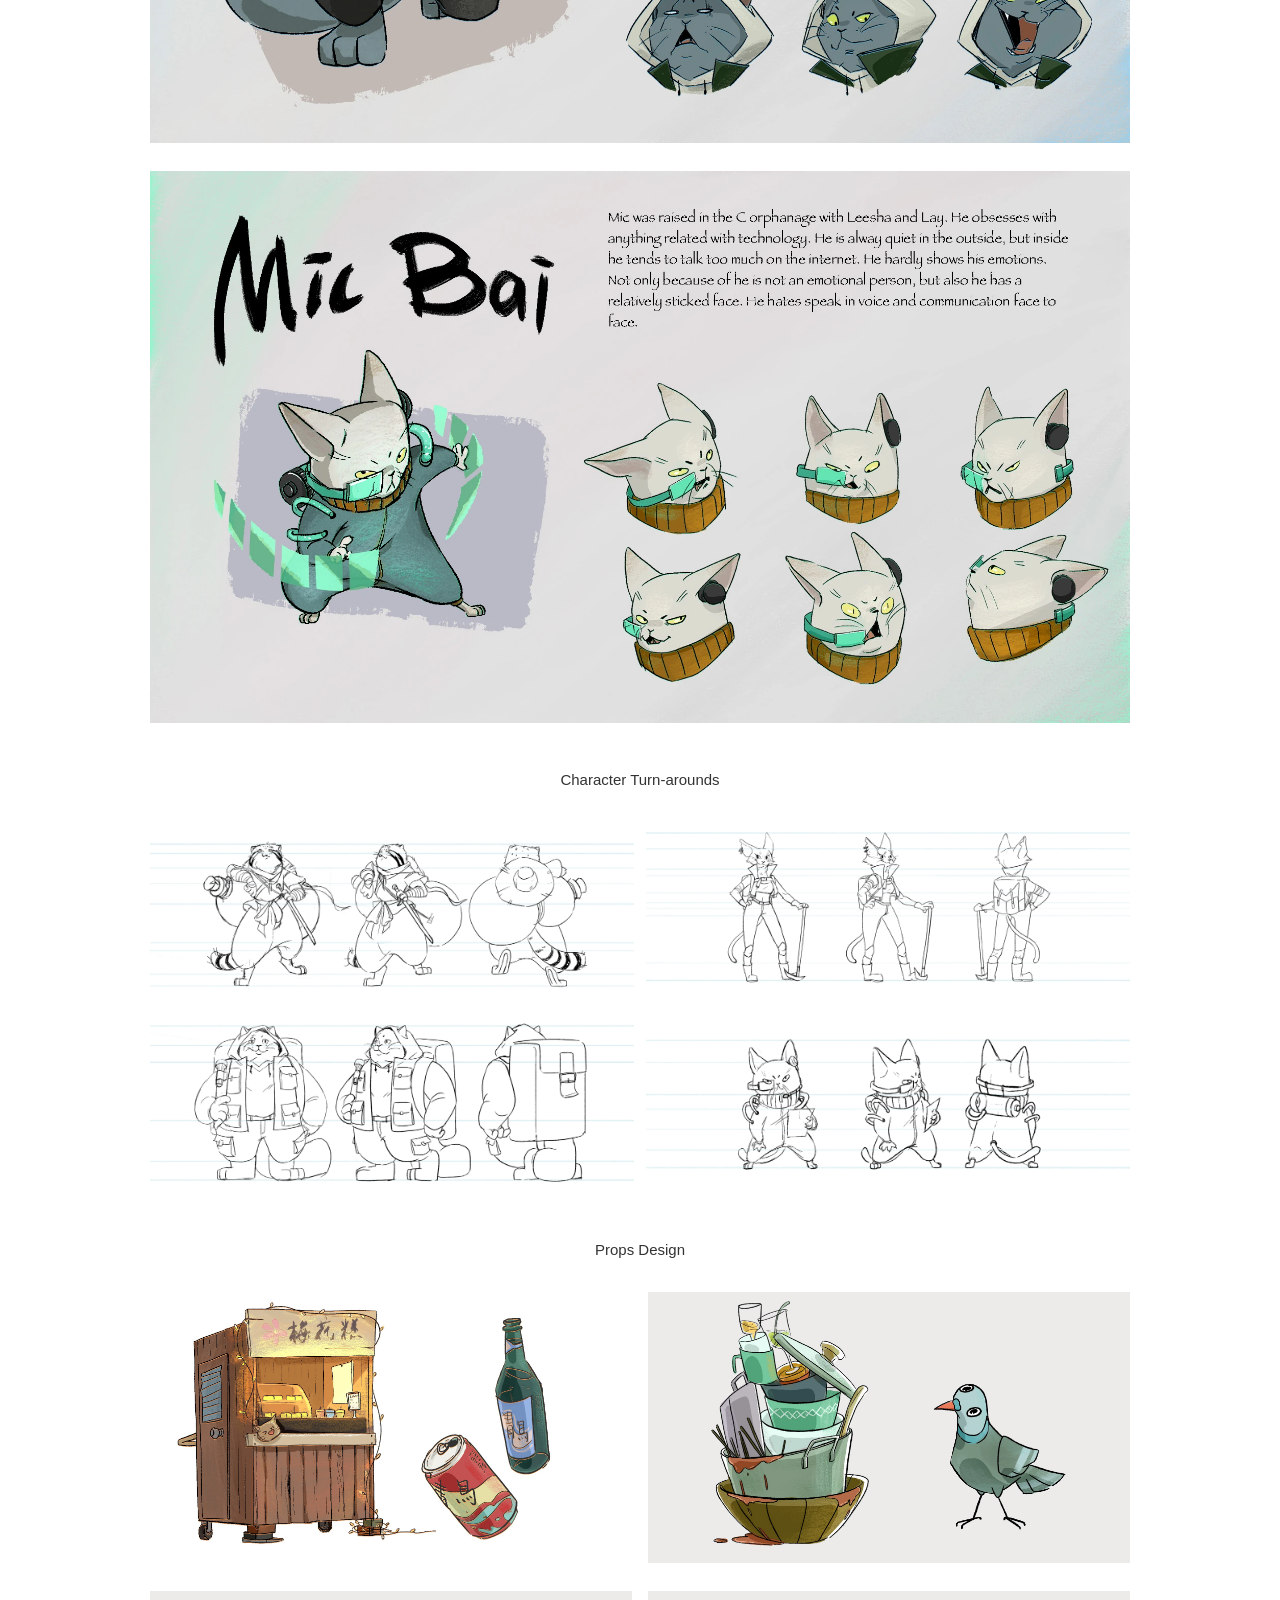
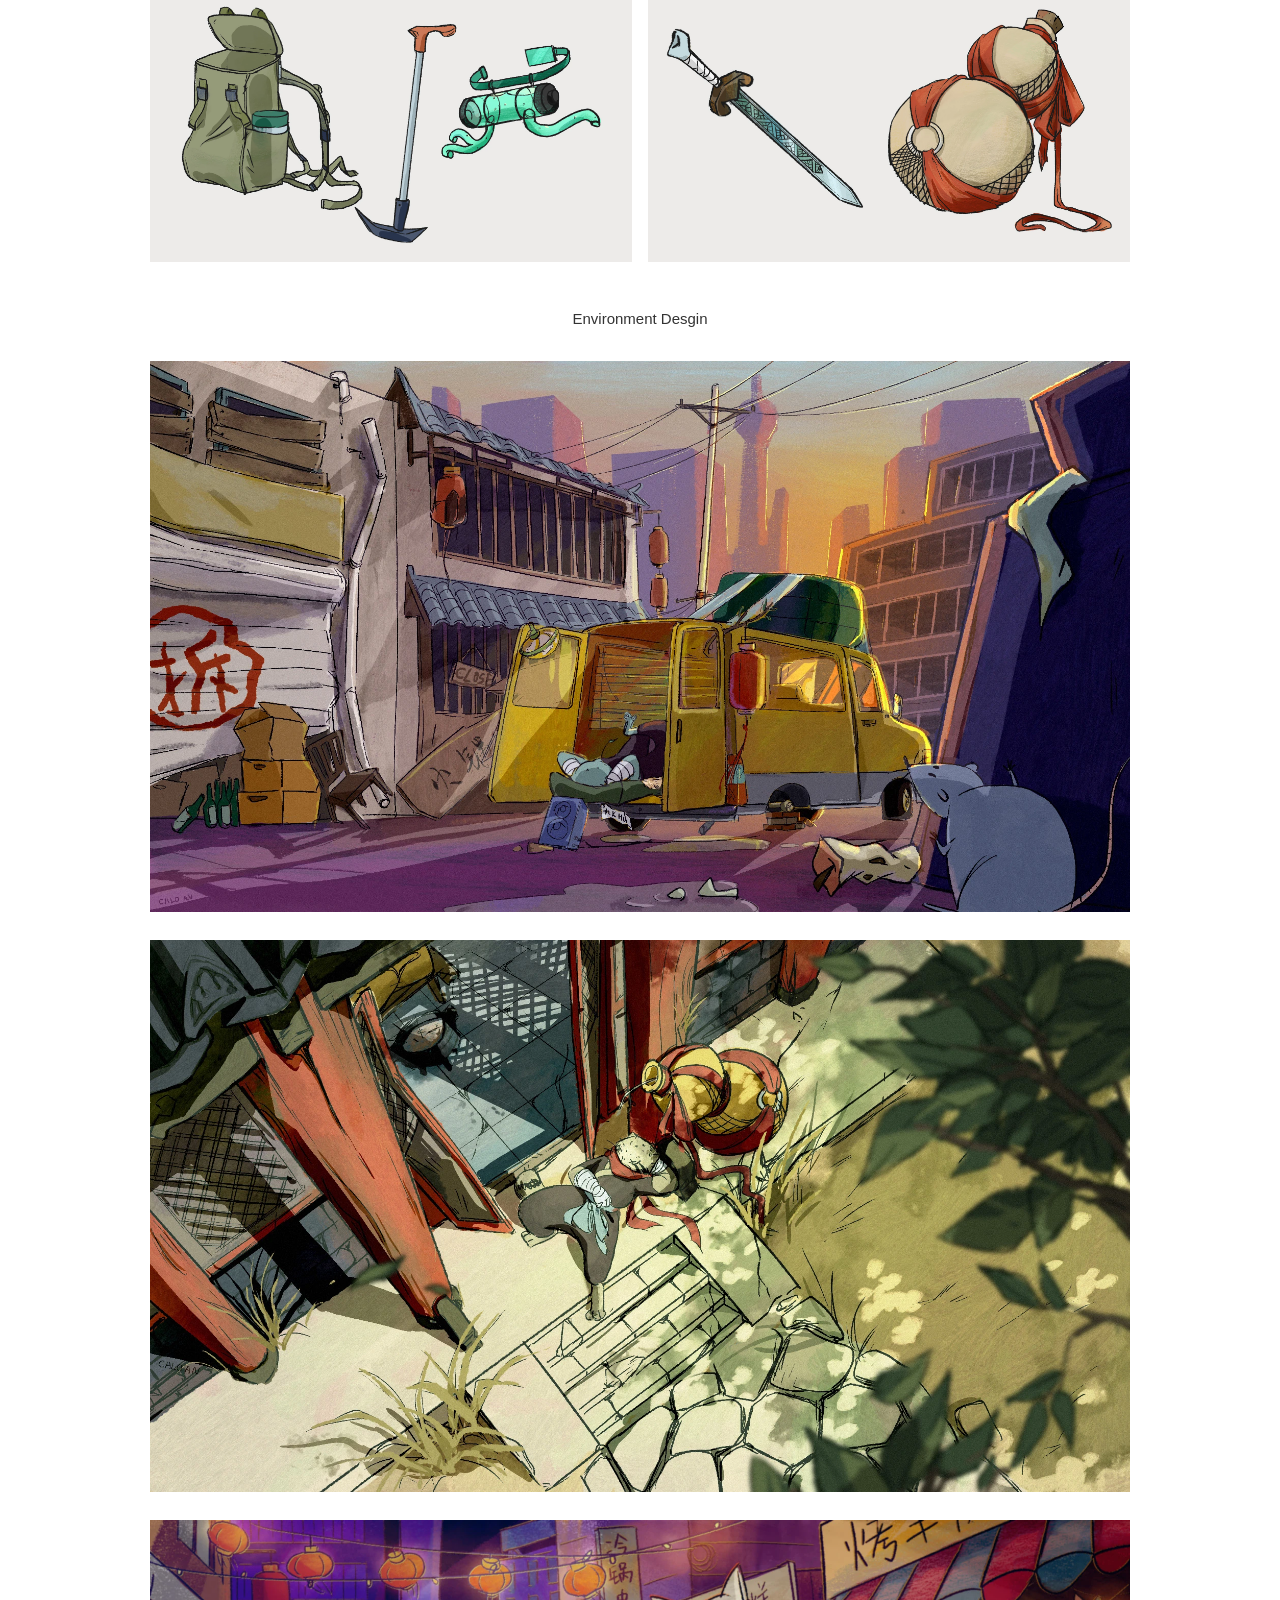
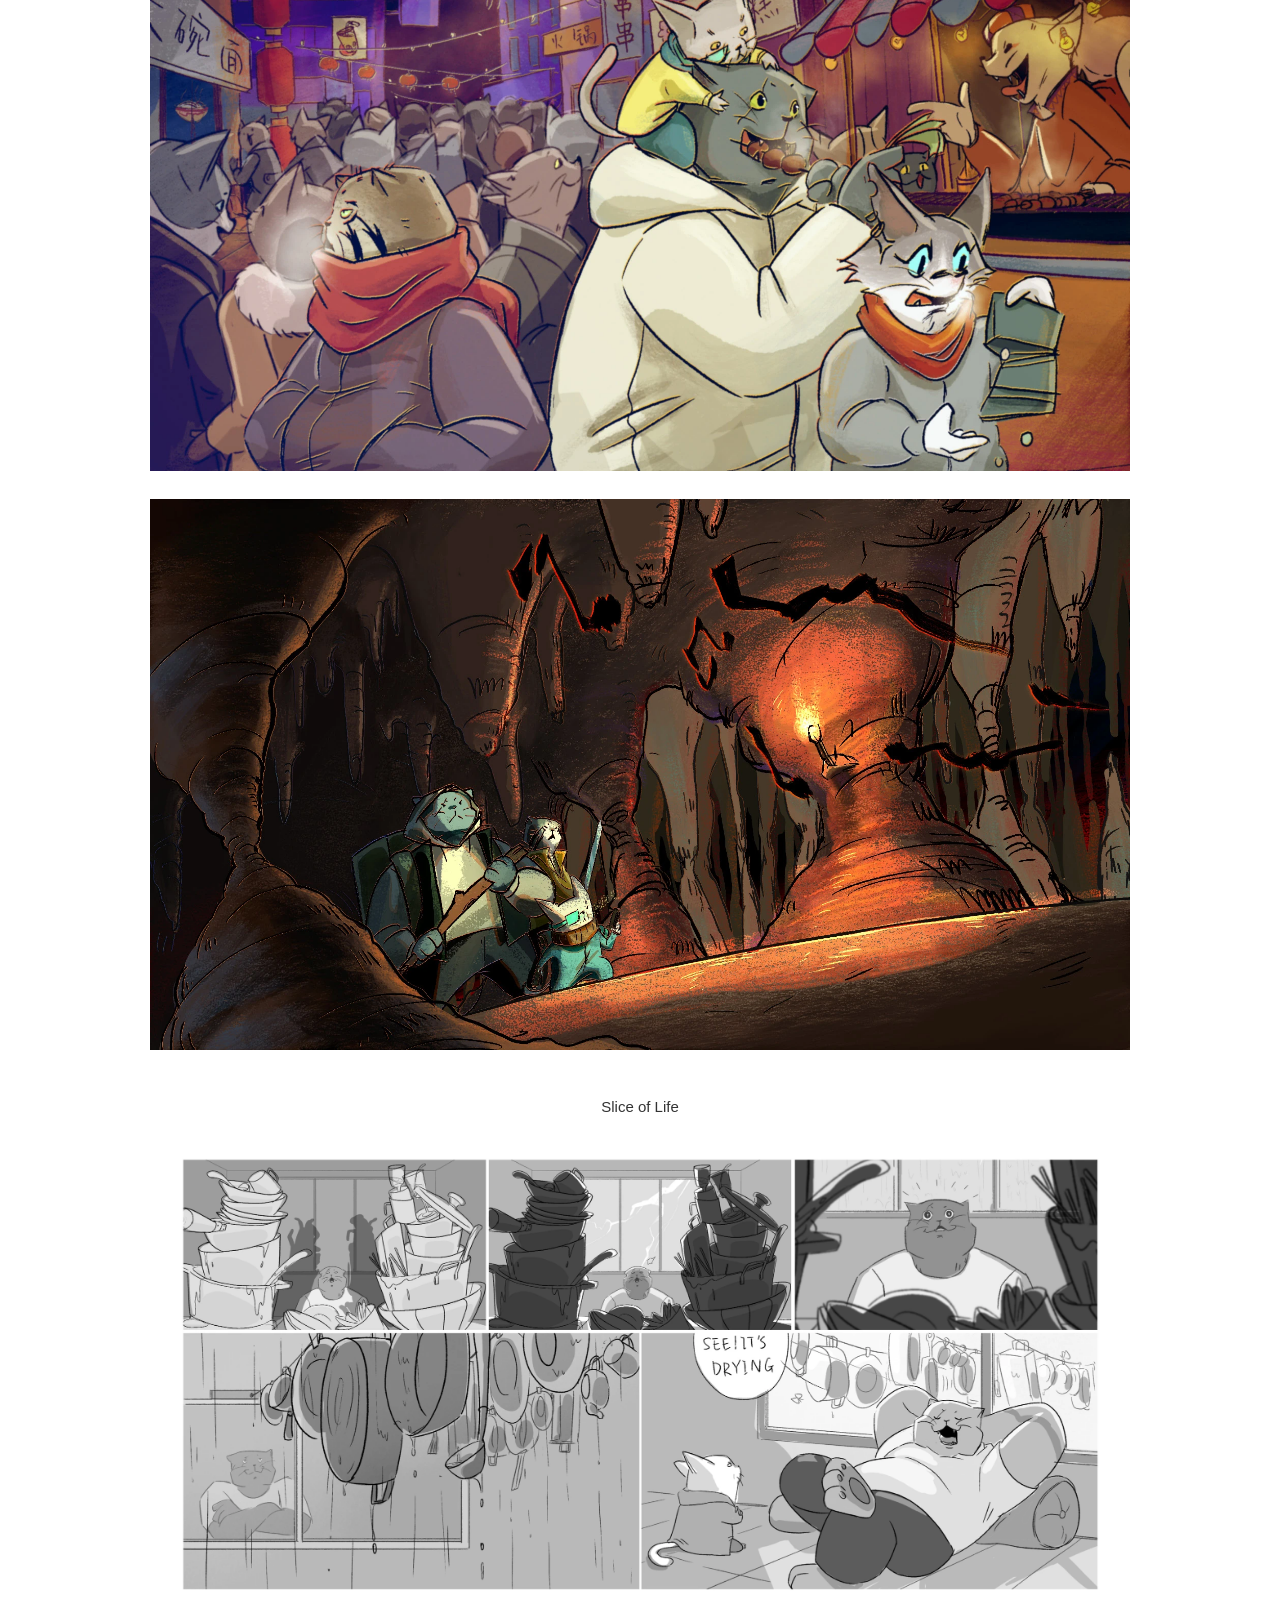
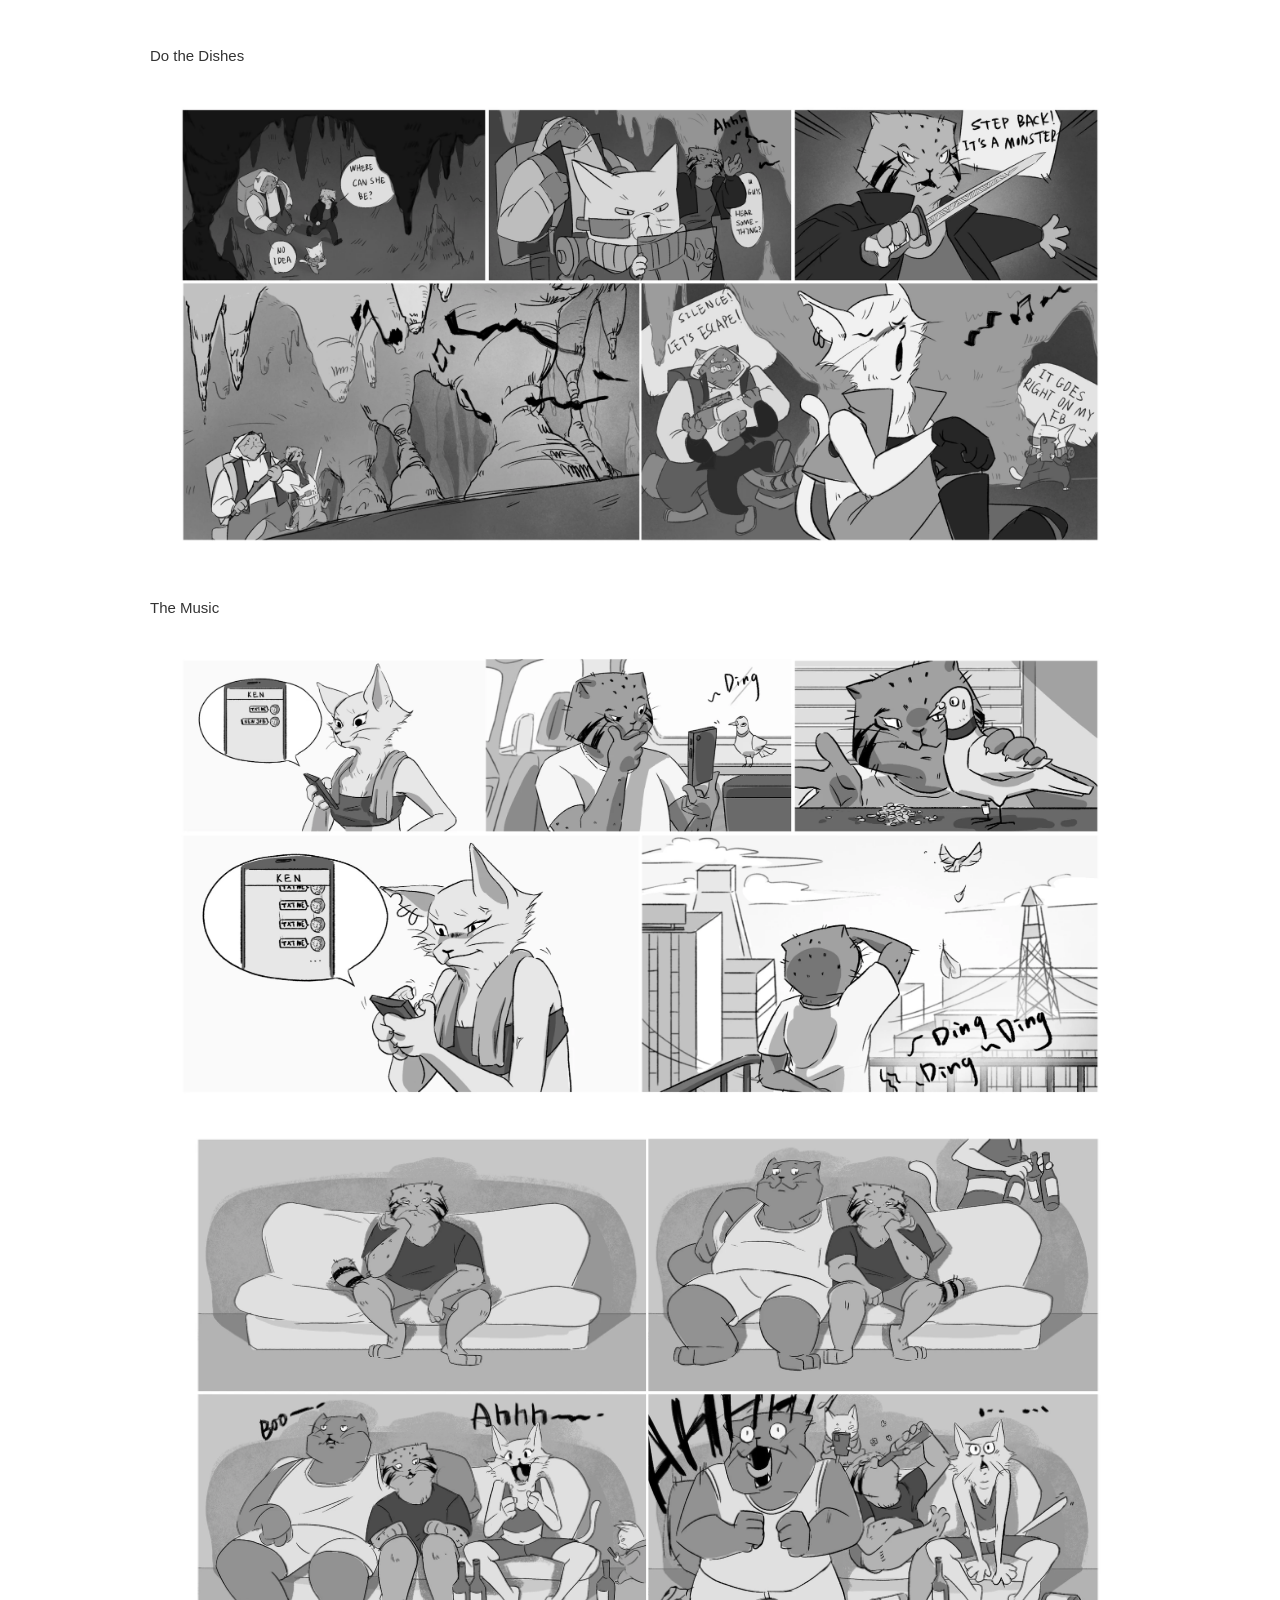
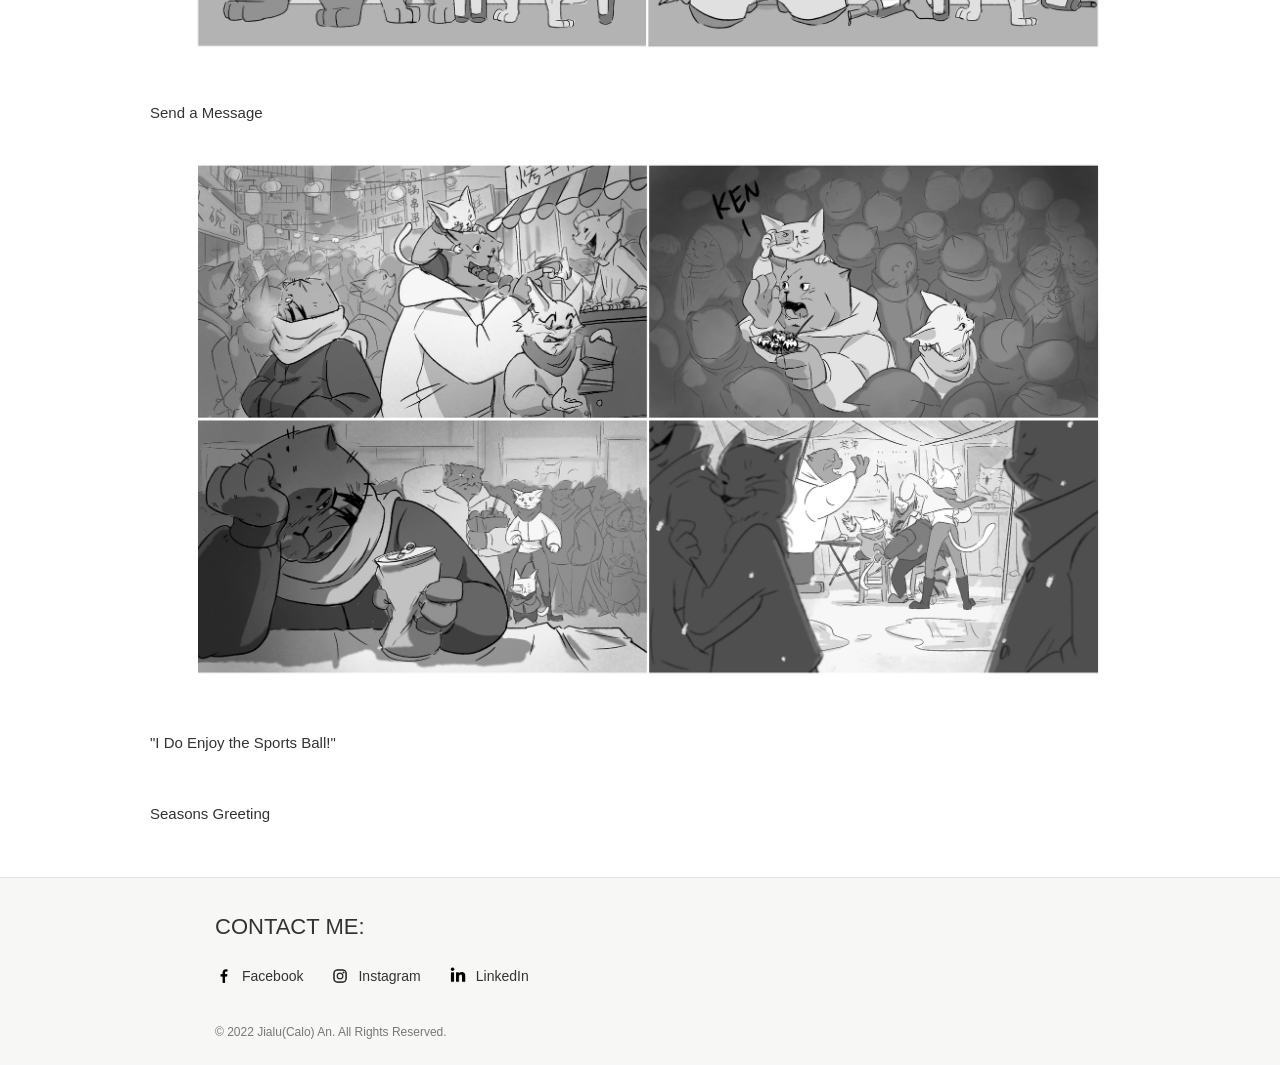
<file: treasure-hunter/index.html>
<!doctype html>
<html lang="en"><head><meta charset="utf-8"><meta name="viewport" content="width=device-width, initial-scale=1"><title>Treasure Hunter | Calooartist</title><meta name="description" content="Treasure Hunter — animation and illustration by Calo (Jialu) An."><link rel="icon" href="../assets/015647_2101d35818694599838579247af995f4~mv2.webp" type="image/webp"><link rel="stylesheet" href="../styles.css"><script src="../site.js" defer></script><meta property="og:title" content="Treasure Hunter"><meta property="og:type" content="website"></head><body class="page-treasure-hunter"><a class="skip" href="#main">Skip to content</a><header class="sidebar"><a class="logo" href="../" aria-label="Calooartist home"><img src="../assets/015647_2101d35818694599838579247af995f4~mv2.webp" alt="Calo An hand-drawn logo" width="113" height="91"></a><nav aria-label="Main navigation"><a href="../projects/" aria-current="page">Projects</a><a href="../others/" >Others</a><a href="../about-1/" >About</a></nav></header><main id="main" class="site-main"><div class="group"><div class="group"><div class="section"><div class="columns"><div class="group"><div class="text"><h1 style="font-size:56px; line-height:normal;"><span style="letter-spacing:normal;"><span style="font-size:56px;">Treasure Hunter</span></span></h1></div><div class="text"><p style="font-size:16px; line-height:1.8em;"><span style="letter-spacing:normal;"><span style="font-size:16px;">2021</span></span></p></div></div><div class="group"><div class="text"><h5 style="font-size:28px;">Synopsis</h5></div><div class="text"><p style="font-size:16px; line-height:1.8em;"><span style="letter-spacing:normal;"><span style="font-size:16px;">An alcoholic assassin from ancient China gets a secret mission to kill the emperor, but when he wakes up after a drunk night, he finds himself lays next to his dead body in the emperor’s coffin chamber. Then a group of tomb break into the coffin chamber, the assassin decides to go adventure with them and keeps looking for the truth of his own death in the modern period.</span></span></p></div></div></div><div class="group"><div class="group"><button class="artwork " type="button" data-zoom="../assets/015647_7465cdef378448d9afdb870e5d350a86~mv2.webp" aria-label="Enlarge Treasure Hunter.jpg"><img src="../assets/015647_7465cdef378448d9afdb870e5d350a86~mv2.webp" alt="Treasure Hunter.jpg" width="1920" height="1080" loading="lazy" decoding="async"></button></div></div><div class="text"><h6 style="text-align:center; font-size:15px;">Character Design</h6></div><button class="artwork " type="button" data-zoom="../assets/015647_f2ce0672c657484ca6bfd042370266cc~mv2.webp" aria-label="Enlarge t010.jpg"><img src="../assets/015647_f2ce0672c657484ca6bfd042370266cc~mv2.webp" alt="t010.jpg" width="2900" height="1450" loading="lazy" decoding="async"></button><button class="artwork " type="button" data-zoom="../assets/015647_90b410c53f0345e3a73729e42b68416a~mv2.webp" aria-label="Enlarge CALOAN_STORYCARD_页面_07.jpg"><img src="../assets/015647_90b410c53f0345e3a73729e42b68416a~mv2.webp" alt="CALOAN_STORYCARD_页面_07.jpg" width="1920" height="1080" loading="lazy" decoding="async"></button><button class="artwork " type="button" data-zoom="../assets/015647_a816c11b5d464226b6d2e0b812d78bd2~mv2.webp" aria-label="Enlarge CALOAN_STORYCARD_页面_11.jpg"><img src="../assets/015647_a816c11b5d464226b6d2e0b812d78bd2~mv2.webp" alt="CALOAN_STORYCARD_页面_11.jpg" width="1920" height="1080" loading="lazy" decoding="async"></button><button class="artwork " type="button" data-zoom="../assets/015647_a18c04d416b647dea7763fcee4bbf8dc~mv2.webp" aria-label="Enlarge CALOAN_STORYCARD_页面_13.jpg"><img src="../assets/015647_a18c04d416b647dea7763fcee4bbf8dc~mv2.webp" alt="CALOAN_STORYCARD_页面_13.jpg" width="1920" height="1080" loading="lazy" decoding="async"></button><button class="artwork " type="button" data-zoom="../assets/015647_c5c79bcc284b4e8fb78950feeaaf5e6b~mv2.webp" aria-label="Enlarge CALOAN_STORYCARD_页面_09.jpg"><img src="../assets/015647_c5c79bcc284b4e8fb78950feeaaf5e6b~mv2.webp" alt="CALOAN_STORYCARD_页面_09.jpg" width="1920" height="1080" loading="lazy" decoding="async"></button><div class="text"><h6 style="text-align:center; font-size:15px;">Character Turn-arounds</h6></div><div class="gallery"><button class="artwork " type="button" data-zoom="../assets/015647_12b2a6110ada45e9af98df56b978e67b~mv2.webp" aria-label="Enlarge t01.jpg"><img src="../assets/015647_12b2a6110ada45e9af98df56b978e67b~mv2.webp" alt="t01.jpg" width="2901" height="1080" loading="lazy" decoding="async"></button><button class="artwork " type="button" data-zoom="../assets/015647_4d4d43d3a2174f5199dd64943f4ec71d~mv2.webp" aria-label="Enlarge t03.jpg"><img src="../assets/015647_4d4d43d3a2174f5199dd64943f4ec71d~mv2.webp" alt="t03.jpg" width="2901" height="1080" loading="lazy" decoding="async"></button><button class="artwork " type="button" data-zoom="../assets/015647_b67ff526088e4d00bb99ca6a0ca070bf~mv2.webp" aria-label="Enlarge t02.jpg"><img src="../assets/015647_b67ff526088e4d00bb99ca6a0ca070bf~mv2.webp" alt="t02.jpg" width="2901" height="1080" loading="lazy" decoding="async"></button><button class="artwork " type="button" data-zoom="../assets/015647_878eef3524a44df3b1a85e373bbbaa40~mv2.webp" aria-label="Enlarge t04.jpg"><img src="../assets/015647_878eef3524a44df3b1a85e373bbbaa40~mv2.webp" alt="t04.jpg" width="2901" height="1080" loading="lazy" decoding="async"></button></div><div class="text"><h6 style="text-align:center; font-size:15px;">Props Design</h6></div><button class="artwork half" type="button" data-zoom="../assets/015647_47a3e0cd0d3d456ab9604d1294b86918~mv2.webp" aria-label="Enlarge CALOAN_STORYCARD_页面_31.jpg"><img src="../assets/015647_47a3e0cd0d3d456ab9604d1294b86918~mv2.webp" alt="CALOAN_STORYCARD_页面_31.jpg" width="1920" height="1080" loading="lazy" decoding="async"></button><button class="artwork half" type="button" data-zoom="../assets/015647_d68fa95a70a14be1b5231598332e6f32~mv2.webp" aria-label="Enlarge CALOAN_STORYCARD_页面_28.jpg"><img src="../assets/015647_d68fa95a70a14be1b5231598332e6f32~mv2.webp" alt="CALOAN_STORYCARD_页面_28.jpg" width="1920" height="1080" loading="lazy" decoding="async"></button><button class="artwork half" type="button" data-zoom="../assets/015647_b9d5fbbf057a467390daf91106e0e55a~mv2.webp" aria-label="Enlarge CALOAN_STORYCARD_页面_30.jpg"><img src="../assets/015647_b9d5fbbf057a467390daf91106e0e55a~mv2.webp" alt="CALOAN_STORYCARD_页面_30.jpg" width="1920" height="1080" loading="lazy" decoding="async"></button><button class="artwork half" type="button" data-zoom="../assets/015647_1698128f390c43eb987f66602c0d7f2b~mv2.webp" aria-label="Enlarge CALOAN_STORYCARD_页面_29.jpg"><img src="../assets/015647_1698128f390c43eb987f66602c0d7f2b~mv2.webp" alt="CALOAN_STORYCARD_页面_29.jpg" width="1920" height="1080" loading="lazy" decoding="async"></button><div class="text"><h6 style="text-align:center; font-size:15px;">Environment Desgin</h6></div><button class="artwork " type="button" data-zoom="../assets/015647_a5328c93ac274e488d9f0908ed719c1b~mv2.webp" aria-label="Enlarge CALOAN_STORYCARD_页面_23.jpg"><img src="../assets/015647_a5328c93ac274e488d9f0908ed719c1b~mv2.webp" alt="CALOAN_STORYCARD_页面_23.jpg" width="1920" height="1080" loading="lazy" decoding="async"></button><button class="artwork " type="button" data-zoom="../assets/015647_912e1a71242e445aab8c7f7bc98b17ff~mv2.webp" aria-label="Enlarge CALOAN_STORYCARD_页面_24.jpg"><img src="../assets/015647_912e1a71242e445aab8c7f7bc98b17ff~mv2.webp" alt="CALOAN_STORYCARD_页面_24.jpg" width="1920" height="1080" loading="lazy" decoding="async"></button><button class="artwork " type="button" data-zoom="../assets/015647_ecfa680af7df48059cb18ad3adfb31af~mv2.webp" aria-label="Enlarge CALOAN_STORYCARD_页面_33.jpg"><img src="../assets/015647_ecfa680af7df48059cb18ad3adfb31af~mv2.webp" alt="CALOAN_STORYCARD_页面_33.jpg" width="1920" height="1080" loading="lazy" decoding="async"></button><button class="artwork " type="button" data-zoom="../assets/015647_7c6542ddfbb2477d8409cd2afa982b43~mv2.webp" aria-label="Enlarge CALOAN_STORYCARD_页面_34.jpg"><img src="../assets/015647_7c6542ddfbb2477d8409cd2afa982b43~mv2.webp" alt="CALOAN_STORYCARD_页面_34.jpg" width="1920" height="1080" loading="lazy" decoding="async"></button><div class="text"><h6 style="text-align:center; font-size:15px;">Slice of Life</h6></div><button class="artwork " type="button" data-zoom="../assets/015647_6ae65a203c3a4efab04eff228953325a~mv2.webp" aria-label="Enlarge CALOAN_STORYCARD_页面_18_edited.jpg"><img src="../assets/015647_6ae65a203c3a4efab04eff228953325a~mv2.webp" alt="CALOAN_STORYCARD_页面_18_edited.jpg" width="3000" height="1379" loading="lazy" decoding="async"></button><div class="text"><h6 style="font-size:15px;">Do the Dishes</h6></div><button class="artwork " type="button" data-zoom="../assets/015647_d6f80134d6e9443fba62b5cd1c78cd70~mv2.webp" aria-label="Enlarge CALOAN_STORYCARD_页面_16_edited.jpg"><img src="../assets/015647_d6f80134d6e9443fba62b5cd1c78cd70~mv2.webp" alt="CALOAN_STORYCARD_页面_16_edited.jpg" width="3000" height="1387" loading="lazy" decoding="async"></button><div class="text"><h6 style="font-size:15px;">The Music</h6></div><button class="artwork " type="button" data-zoom="../assets/015647_f74a8644f1944d6a930d8bdd239ceae0~mv2.webp" aria-label="Enlarge CALOAN_STORYCARD_页面_19_edited.jpg"><img src="../assets/015647_f74a8644f1944d6a930d8bdd239ceae0~mv2.webp" alt="CALOAN_STORYCARD_页面_19_edited.jpg" width="3000" height="1379" loading="lazy" decoding="async"></button><button class="artwork " type="button" data-zoom="../assets/015647_d7331367c5e241bbbacac3e97d4ccab3~mv2.webp" aria-label="Enlarge CALOAN_STORYCARD_页面_20_edited.jpg"><img src="../assets/015647_d7331367c5e241bbbacac3e97d4ccab3~mv2.webp" alt="CALOAN_STORYCARD_页面_20_edited.jpg" width="2996" height="1351" loading="lazy" decoding="async"></button><div class="text"><h6 style="font-size:15px;">Send a Message</h6></div><button class="artwork " type="button" data-zoom="../assets/015647_af9b7adf59524f2898574e1a6c2bbfb4~mv2.webp" aria-label="Enlarge CALOAN_STORYCARD_页面_17_edited.jpg"><img src="../assets/015647_af9b7adf59524f2898574e1a6c2bbfb4~mv2.webp" alt="CALOAN_STORYCARD_页面_17_edited.jpg" width="3000" height="1359" loading="lazy" decoding="async"></button><div class="text"><h6 style="font-size:15px;">&quot;I Do Enjoy the Sports Ball!&quot;</h6></div><div class="text"><h6 style="font-size:15px;">Seasons Greeting</h6></div></div></div></div></main><footer><div class="footer-inner"><h2>CONTACT ME:</h2><div class="socials"><a href="https://www.facebook.com/calo.an.7370" target="_blank" rel="noopener noreferrer"><img src="../assets/0fdef751204647a3bbd7eaa2827ed4f9.webp" width="18" height="18" alt="">Facebook</a><a href="https://www.instagram.com/calooan13/?hl=en" target="_blank" rel="noopener noreferrer"><img src="../assets/01c3aff52f2a4dffa526d7a9843d46ea.webp" width="18" height="18" alt="">Instagram</a><a href="https://www.linkedin.com/in/jialu-an-237a7b201/" target="_blank" rel="noopener noreferrer"><img src="../assets/11062b_72c275822d4344358ee379f14e7e115f~mv2.webp" width="18" height="18" alt="">LinkedIn</a></div><p>© 2022 Jialu(Calo) An. All Rights Reserved.</p></div></footer><a class="back-top" href="#main" aria-label="Back to top">⌃</a><dialog class="lightbox" aria-label="Artwork viewer"><button class="lightbox-close" type="button" aria-label="Close artwork viewer">×</button><button class="lightbox-prev" type="button" aria-label="Previous artwork">‹</button><figure><img alt=""><figcaption aria-live="polite"></figcaption></figure><button class="lightbox-next" type="button" aria-label="Next artwork">›</button></dialog></body></html>
</file>
<file: styles.css>
:root{color-scheme:light;--ink:#333;--pink:#ec8989;--gold:#b49a48;--paper:#fff}*{box-sizing:border-box}html{scroll-behavior:smooth;scroll-padding-top:24px}body{margin:0;color:var(--ink);background:var(--paper);font-family:"Avenir Next",Avenir,"Century Gothic",sans-serif;font-size:15px;font-weight:400;line-height:1.65}a{color:inherit;text-underline-offset:4px}button{font:inherit;color:inherit}a:focus-visible,button:focus-visible,video:focus-visible{outline:3px solid #b34b62;outline-offset:5px}img{max-width:100%;height:auto;display:block}h1,h2,h3,h4,h5,h6,p,figure{margin:0}h1,h2,h3,h4,h5,h6{font-weight:400;line-height:1.25}h1{font-size:56px}h2{font-size:20px}p{margin-bottom:12px}nav a{text-decoration:none}.sidebar{position:fixed;left:max(12px,calc((100vw - 1260px)/2));top:35px;width:113px;z-index:10}.logo{display:block}.logo img{width:113px;height:91px;object-fit:contain}.sidebar nav{display:flex;flex-direction:column;align-items:flex-end;gap:10px;padding:50px 15px 0 0;font-size:14px}.sidebar nav a:hover,.sidebar nav a[aria-current]{color:#b85e6d}.site-main{max-width:980px;width:calc(100% - 300px);margin:130px auto 50px;min-height:55vh}.section{display:grid;grid-template-columns:repeat(2,minmax(0,1fr));gap:28px 16px;margin-bottom:36px}.section>.group,.section>.columns,.section>.text,.section>.film,.section>.gallery,.section>.section{grid-column:1/-1}.group>.group{width:100%}.group>.text{margin:0 0 22px}.columns{display:grid;grid-template-columns:repeat(2,minmax(0,1fr));gap:45px;padding:0 16px;margin:10px 0 25px}.columns>.group>.text{margin:0 0 18px}.columns .artwork{margin-top:20px}.text p{line-height:1.8!important}.text h6{margin:20px 0 4px;font-size:15px}.text span[style*="font-family"]{font-family:inherit!important}.text a{overflow-wrap:anywhere}.artwork{display:block;width:100%;padding:0;border:0;background:none;cursor:zoom-in;grid-column:1/-1;align-self:start;min-width:0}.artwork.half{grid-column:auto}.artwork img{width:100%;object-fit:contain}.artwork:hover img{opacity:.96}.film{margin:0;width:100%;min-width:0}.film video{display:block;width:100%;max-height:80vh;background:#fff;aspect-ratio:16/9;object-fit:contain}.film figcaption{text-align:center;font-size:13px;color:#777;margin-top:8px}.page-home .film figcaption{display:none}.page-home .section{gap:0;margin-bottom:10px}.page-home .text p{font-size:14px!important;margin:0}.gallery{columns:3;column-gap:12px}.gallery .artwork{break-inside:avoid;margin:0 0 12px}.project-grid{display:grid;grid-template-columns:repeat(2,minmax(0,1fr));gap:40px 20px}.project-card{min-width:0}.card-copy{padding:18px 35px 14px}.project-card h2{font-size:20px;margin-bottom:4px}.project-card h2 a{text-decoration:none}.project-card p{font-size:14px;line-height:1.7;margin:0}.card-image{display:block;overflow:hidden}.card-image img{width:100%;height:164px;object-fit:cover;transition:transform .25s ease}.card-image:hover img{transform:scale(1.025)}.category-grid{display:grid;grid-template-columns:repeat(2,minmax(0,1fr));gap:24px}.category-card{display:block;position:relative;overflow:hidden;min-width:0}.category-card img{width:100%;aspect-ratio:1.7;object-fit:cover}.category-card h2{position:absolute;inset:0;display:grid;place-items:center;font-size:28px;text-align:center;padding:20px}.category-card h2 span{background:#ec8989;color:white;padding:3px 6px}.category-card:hover h2 span{background:#c96979}.page-character-design .gallery{columns:auto;display:grid;grid-template-columns:repeat(3,minmax(0,1fr));gap:14px}.page-character-design .gallery .artwork{margin:0;grid-column:auto}.page-character-design .gallery img{aspect-ratio:16/9;object-fit:contain}.page-about-1 .section{display:block;max-width:860px;margin:auto}.page-about-1 .section>.artwork{float:left;width:261px;margin:0 45px 30px 0}.page-about-1 .section>.text{margin-bottom:28px}.page-about-1 .section>.text:nth-of-type(2){clear:both;padding-top:22px;border-top:1px solid #ddd}.page-about-1 .section:after{content:"";display:block;clear:both}.page-experimental-animation .section{gap:45px}.page-experimental-animation .film{grid-column:auto}.page-experimental-animation .film video{max-height:none}footer{border-top:1px solid #e2e2e2;background:#f7f7f6;margin-top:50px}.footer-inner{max-width:980px;width:calc(100% - 300px);margin:auto;padding:35px 65px 22px}.footer-inner h2{font-size:22px;margin-bottom:24px}.socials{display:flex;gap:28px;flex-wrap:wrap;margin-bottom:35px}.socials a{display:inline-flex;align-items:center;gap:9px;font-size:14px;text-decoration:none}.socials a:hover{text-decoration:underline}.footer-inner>p{font-size:12px;color:#777;margin:0}.back-top{position:fixed;right:5.2%;bottom:26%;height:40px;width:40px;border:1px solid #e1dda6;border-radius:7px;background:#f4cecb;color:var(--gold);font:30px/44px sans-serif;text-align:center;text-decoration:none;z-index:5}.lightbox{max-width:none;max-height:none;width:100vw;height:100dvh;border:0;padding:55px 75px;background:#fff;color:#333;overflow:hidden}.lightbox::backdrop{background:rgba(255,255,255,.97)}.lightbox[open]{display:flex;align-items:center;justify-content:center;gap:18px}.lightbox figure{width:100%;height:100%;display:flex;flex-direction:column;align-items:center;justify-content:center;min-width:0}.lightbox figure img{max-height:calc(100% - 45px);max-width:100%;object-fit:contain}.lightbox figcaption{text-align:center;font-size:13px;margin-top:12px;min-height:22px}.lightbox button{border:0;background:transparent;cursor:pointer;font-size:42px;flex:none;padding:8px}.lightbox-close{position:absolute;right:22px;top:7px}.lightbox-prev,.lightbox-next{align-self:center}.skip{position:absolute;left:10px;top:-80px;background:white;z-index:50;padding:8px}.skip:focus{top:8px}.sr-only{position:absolute;width:1px;height:1px;padding:0;margin:-1px;overflow:hidden;clip:rect(0,0,0,0);white-space:nowrap;border:0}.not-found{padding:40px 0 100px}.not-found p{margin:20px 0}.text p:empty{display:none}
@media(min-width:1450px){.sidebar{left:calc((100vw - 1260px)/2)}}
@media(max-width:1100px){.site-main,.footer-inner{width:calc(100% - 190px);margin-left:150px;margin-right:40px}.sidebar{left:12px;width:100px}.logo img{width:100px}.sidebar nav{padding-right:8px}.card-copy{padding:14px 10px}.back-top{right:12px}}
@media(max-width:700px){html{scroll-padding-top:12px}.sidebar{position:relative;top:0;left:0;width:100%;display:flex;align-items:center;justify-content:space-between;padding:12px 20px}.logo img{width:82px;height:68px}.sidebar nav{flex-direction:row;align-items:center;gap:19px;padding:0;font-size:14px}.site-main{width:auto;max-width:none;margin:20px 20px 35px;min-height:50vh}.section{gap:18px 10px;margin-bottom:26px}.columns{gap:20px;padding:0;grid-template-columns:1fr}.columns .text h1{font-size:44px!important}.project-grid{gap:30px;grid-template-columns:1fr}.card-copy{padding:0 0 12px}.card-image img{height:auto;aspect-ratio:2.4;object-fit:cover}.project-card h2{font-size:21px}.category-grid{gap:18px;grid-template-columns:1fr}.category-card h2{font-size:26px}.gallery{columns:2}.page-character-design .gallery{grid-template-columns:repeat(2,minmax(0,1fr))}.page-about-1 .section>.artwork{float:none;width:210px;margin:0 auto 26px}.page-about-1 .section>.text:nth-of-type(2){padding-top:20px}.page-experimental-animation .film{grid-column:1/-1}.text h1,.text h1 span{font-size:42px!important}.footer-inner{width:auto;margin:0;padding:30px 20px 24px}.socials{gap:18px;margin-bottom:30px}.back-top{bottom:20px;width:34px;height:34px;font-size:26px;line-height:39px}.lightbox{padding:55px 8px 25px;gap:0}.lightbox button{font-size:30px;padding:5px}.lightbox-close{right:12px}.lightbox figure img{max-height:calc(100% - 65px)}}
@media(prefers-reduced-motion:reduce){html{scroll-behavior:auto}*,*:before,*:after{transition:none!important;animation:none!important}}

.description.collapsed{display:-webkit-box;-webkit-line-clamp:2;-webkit-box-orient:vertical;overflow:hidden}.read-more{border:0;background:none;padding:8px 0 0;color:#366f96;cursor:pointer;font-size:15px}.project-card{align-self:start}
.page-home .site-main{min-height:0}
.page-treasure-hunter .gallery{columns:auto;display:grid;grid-template-columns:repeat(2,minmax(0,1fr));gap:12px}
.page-treasure-hunter .gallery .artwork{grid-column:auto;margin:0}
/* Match the drawn panel edges to the preceding storyboard, accounting for embedded white margins. */
.page-treasure-hunter .artwork:has(img[alt="CALOAN_STORYCARD_页面_20_edited.jpg"]),
.page-treasure-hunter .artwork:has(img[alt="CALOAN_STORYCARD_页面_17_edited.jpg"]){overflow:hidden}
.page-treasure-hunter .artwork img[alt="CALOAN_STORYCARD_页面_20_edited.jpg"]{width:119.34%;max-width:none;margin-left:-8.857%}
.page-treasure-hunter .artwork img[alt="CALOAN_STORYCARD_页面_17_edited.jpg"]{width:119.73%;max-width:none;margin-left:-9.052%}
</file>
